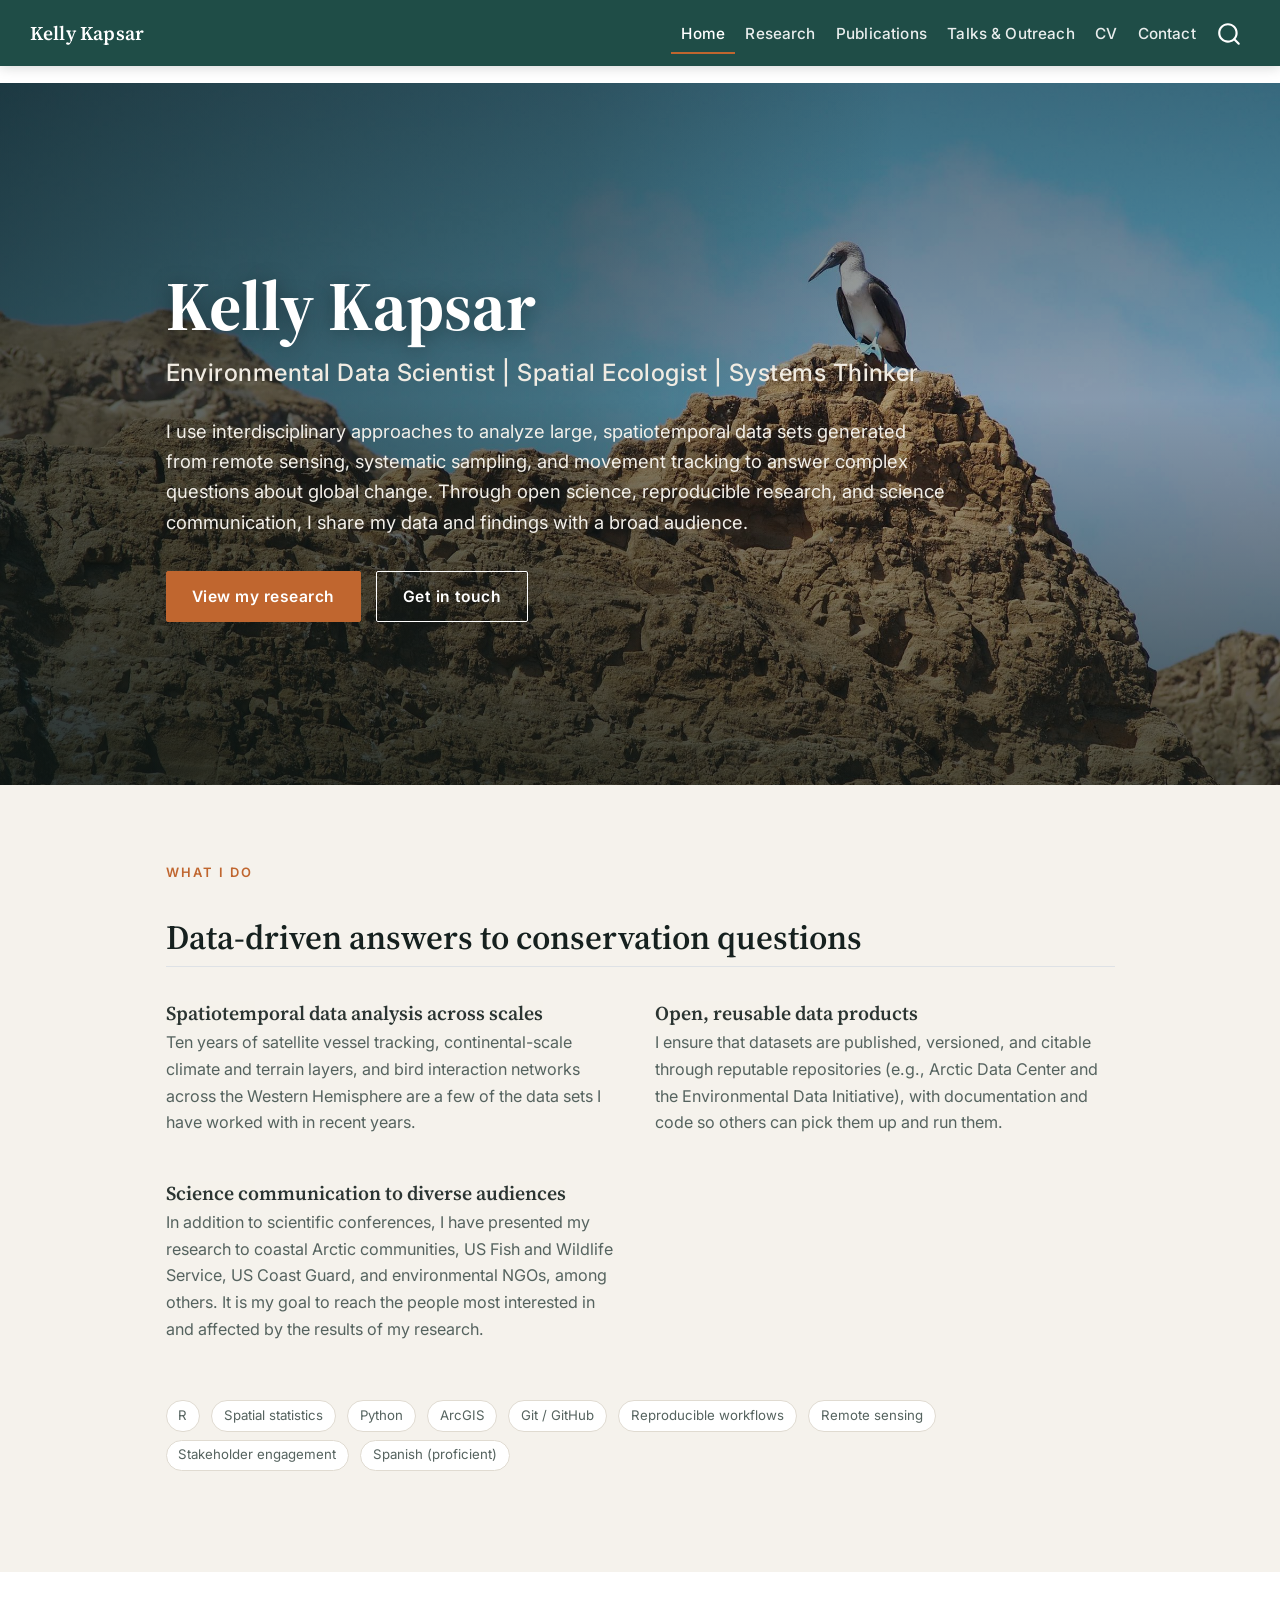
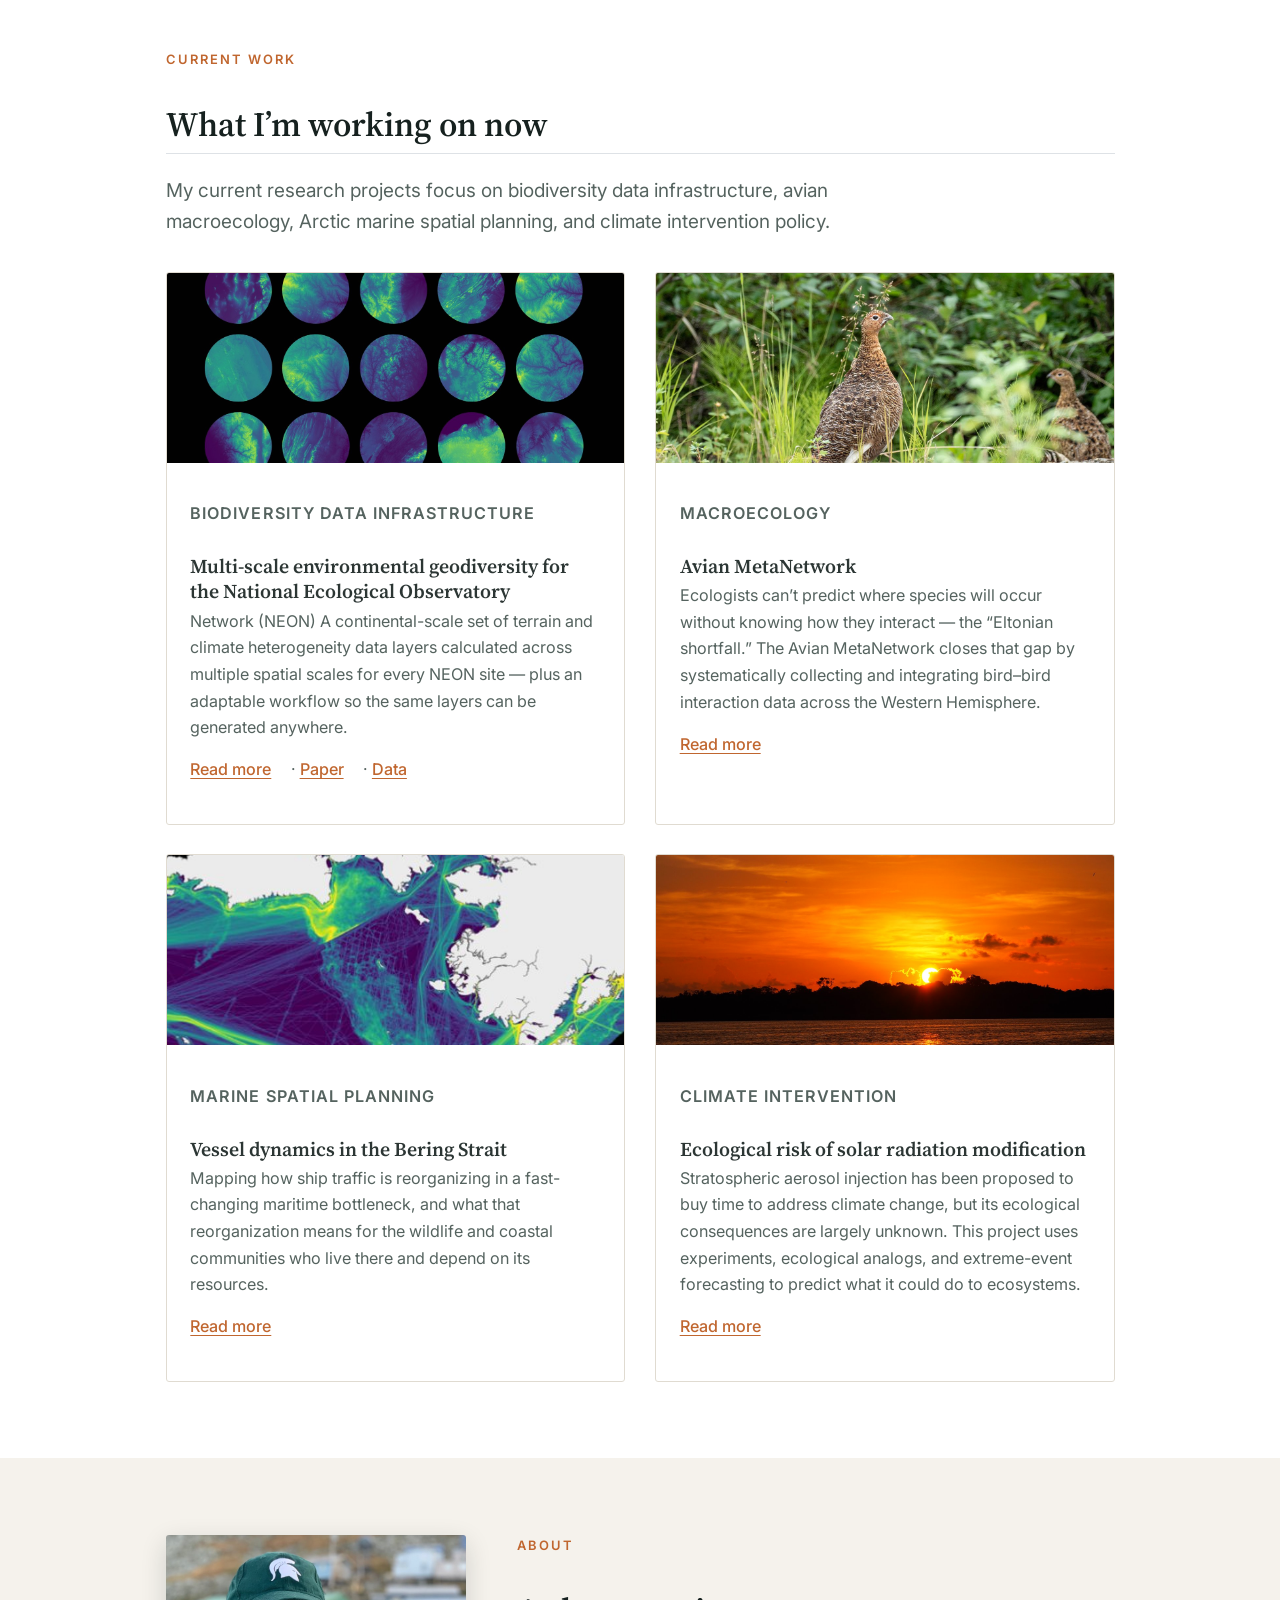
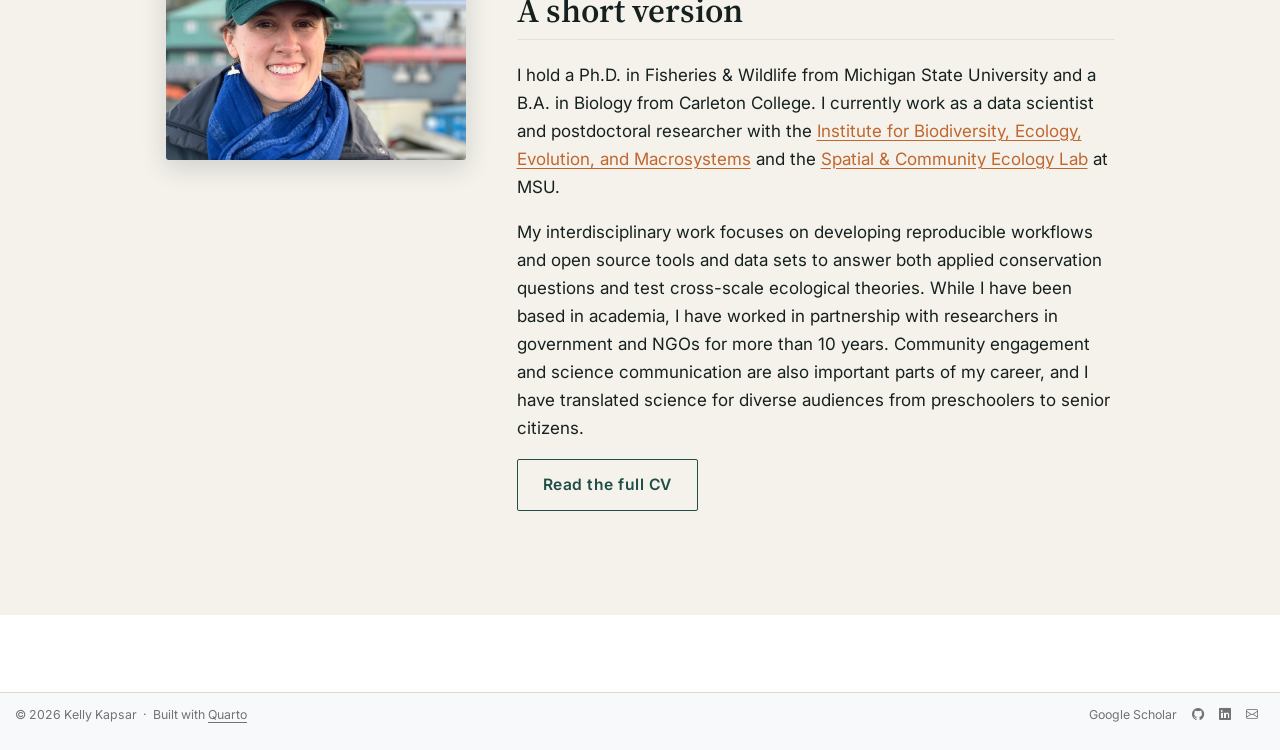
<file: index.html>
<!DOCTYPE html>
<html xmlns="http://www.w3.org/1999/xhtml" lang="en" xml:lang="en"><head>

<meta charset="utf-8">
<meta name="generator" content="quarto-1.10.18">

<meta name="viewport" content="width=device-width, initial-scale=1.0, user-scalable=yes">


<title>Kelly Kapsar | Environmental Data Scientist – Kelly Kapsar</title>
<style>
/* Default styles provided by pandoc.
** See https://pandoc.org/MANUAL.html#variables-for-html for config info.
*/
span.smallcaps{font-variant: small-caps;}
div.columns{display: flex; gap: 1.5em;}
div.column{flex: auto;}
@media screen {
div.columns{gap: min(4vw, 1.5em);}
div.column{overflow-x: auto;}
}
div.hanging-indent{margin-left: 1.5em; text-indent: -1.5em;}
ul.task-list{list-style: none;}
ul.task-list li input[type="checkbox"] {
  width: 0.8em;
  margin: 0 0.8em 0.2em -1em; /* quarto-specific, see https://github.com/quarto-dev/quarto-cli/issues/4556 */ 
  vertical-align: middle;
}
</style>


<script src="site_libs/quarto-nav/quarto-nav.js"></script>
<script src="site_libs/quarto-nav/headroom.min.js"></script>
<script src="site_libs/clipboard/clipboard.min.js"></script>
<script src="site_libs/quarto-search/autocomplete.umd.js"></script>
<script src="site_libs/quarto-search/fuse.min.js"></script>
<script src="site_libs/quarto-search/quarto-search.js"></script>
<meta name="quarto:offset" content="./">
<link href="./images/favicon.png" rel="icon" type="image/png">
<script src="site_libs/quarto-html/quarto.js" type="module"></script>
<script src="site_libs/quarto-html/tabsets/tabsets.js" type="module"></script>
<script src="site_libs/quarto-html/popper.min.js"></script>
<script src="site_libs/quarto-html/tippy.umd.min.js"></script>
<link href="site_libs/quarto-html/tippy.css" rel="stylesheet">
<link href="site_libs/quarto-html/quarto-syntax-highlighting-64a204ab8560d761af7679ceaba22944.css" rel="stylesheet" id="quarto-text-highlighting-styles">
<script src="site_libs/bootstrap/bootstrap.min.js"></script>
<link href="site_libs/bootstrap/bootstrap-icons.css" rel="stylesheet">
<link href="site_libs/bootstrap/bootstrap-1cb577cf39d8fe588f45f08cde91324f.min.css" rel="stylesheet" append-hash="true" id="quarto-bootstrap" data-mode="light">
<script id="quarto-search-options" type="application/json">{
  "location": "navbar",
  "copy-button": false,
  "collapse-after": 3,
  "panel-placement": "end",
  "type": "overlay",
  "limit": 50,
  "keyboard-shortcut": [
    "f",
    "/",
    "s"
  ],
  "show-item-context": false,
  "language": {
    "search-no-results-text": "No results",
    "search-matching-documents-text": "matching documents",
    "search-copy-link-title": "Copy link to search",
    "search-hide-matches-text": "Hide additional matches",
    "search-more-match-text": "more match in this document",
    "search-more-matches-text": "more matches in this document",
    "search-clear-button-title": "Clear",
    "search-text-placeholder": "",
    "search-detached-cancel-button-title": "Cancel",
    "search-submit-button-title": "Submit",
    "search-label": "Search"
  }
}</script>
<style>html{ scroll-behavior: smooth; }</style>


<meta property="og:title" content="Kelly Kapsar | Environmental Data Scientist">
<meta property="og:image" content="https://kellykapsar.github.io/images/project-neon.jpg">
<meta property="og:site_name" content="Kelly Kapsar">
<meta name="twitter:title" content="Kelly Kapsar | Environmental Data Scientist">
<meta name="twitter:image" content="https://kellykapsar.github.io/images/project-neon.jpg">
<meta name="twitter:card" content="summary_large_image">
</head>

<body class="nav-fixed quarto-light">

<div id="quarto-search-results"></div>
  <header id="quarto-header" class="headroom fixed-top">
    <nav class="navbar navbar-expand-lg " data-bs-theme="dark">
      <div class="navbar-container container-fluid">
      <div class="navbar-brand-container mx-auto">
    <a class="navbar-brand" href="./index.html">
    <span class="navbar-title">Kelly Kapsar</span>
    </a>
  </div>
            <div id="quarto-search" class="" title="Search"></div>
          <button class="navbar-toggler" type="button" data-bs-toggle="collapse" data-bs-target="#navbarCollapse" aria-controls="navbarCollapse" role="menu" aria-expanded="false" aria-label="Toggle navigation" onclick="if (window.quartoToggleHeadroom) { window.quartoToggleHeadroom(); }">
  <span class="navbar-toggler-icon"></span>
</button>
          <div class="collapse navbar-collapse" id="navbarCollapse">
            <ul class="navbar-nav navbar-nav-scroll ms-auto">
  <li class="nav-item">
    <a class="nav-link active" href="./index.html" aria-current="page"> 
<span class="menu-text">Home</span></a>
  </li>  
  <li class="nav-item">
    <a class="nav-link" href="./research.html"> 
<span class="menu-text">Research</span></a>
  </li>  
  <li class="nav-item">
    <a class="nav-link" href="./publications.html"> 
<span class="menu-text">Publications</span></a>
  </li>  
  <li class="nav-item">
    <a class="nav-link" href="./talks.html"> 
<span class="menu-text">Talks &amp; Outreach</span></a>
  </li>  
  <li class="nav-item">
    <a class="nav-link" href="./cv.html"> 
<span class="menu-text">CV</span></a>
  </li>  
  <li class="nav-item">
    <a class="nav-link" href="./contact.html"> 
<span class="menu-text">Contact</span></a>
  </li>  
</ul>
          </div> <!-- /navcollapse -->
            <div class="quarto-navbar-tools">
</div>
      </div> <!-- /container-fluid -->
    </nav>
</header>
<!-- content -->
<div id="quarto-content" class="quarto-container page-columns page-rows-contents page-layout-full page-navbar">
<!-- sidebar -->
<!-- margin-sidebar -->
    
<!-- main -->
<main class="content column-page" id="quarto-document-content">

<header id="title-block-header" class="quarto-title-block default">
<div class="quarto-title">
<h1 class="title">Home</h1>
</div>



<div class="quarto-title-meta column-page">

    
  
    
  </div>
  


</header>


<div class="hero" style="background-image: url('images/hero-home.jpg');">
<section id="kelly-kapsar" class="level1 hero-inner">
<h1>Kelly Kapsar</h1>
<div class="tagline">
<p>Environmental Data Scientist | Spatial Ecologist | Systems Thinker</p>
</div>
<div class="lede">
<p>I use interdisciplinary approaches to analyze large, spatiotemporal data sets generated from remote sensing, systematic sampling, and movement tracking to answer complex questions about global change. Through open science, reproducible research, and science communication, I share my data and findings with a broad audience.</p>
</div>
<p><a href="./research.html" class="btn-hero solid">View my research</a> <a href="./contact.html" class="btn-hero">Get in touch</a></p>
</section>
</div>
<!-- ====================================================================== -->
<div class="band band-sand">
<div class="band-inner">
<div class="section-label">
<p>What I do</p>
</div>
<section id="data-driven-answers-to-conservation-questions" class="level2">
<h2 data-anchor-id="data-driven-answers-to-conservation-questions">Data-driven answers to conservation questions</h2>
<div class="project-grid">
<div class="project-card" style="border:none; background:transparent;">
<section id="spatiotemporal-data-analysis-across-scales" class="level3 pc-body" style="padding:0;">
<h3 data-anchor-id="spatiotemporal-data-analysis-across-scales">Spatiotemporal data analysis across scales</h3>
<p>Ten years of satellite vessel tracking, continental-scale climate and terrain layers, and bird interaction networks across the Western Hemisphere are a few of the data sets I have worked with in recent years.</p>
</section>
</div>
<div class="project-card" style="border:none; background:transparent;">
<section id="open-reusable-data-products" class="level3 pc-body" style="padding:0;">
<h3 data-anchor-id="open-reusable-data-products">Open, reusable data products</h3>
<p>I ensure that datasets are published, versioned, and citable through reputable repositories (e.g., Arctic Data Center and the Environmental Data Initiative), with documentation and code so others can pick them up and run them.</p>
</section>
</div>
<div class="project-card" style="border:none; background:transparent;">
<section id="science-communication-to-diverse-audiences" class="level3 pc-body" style="padding:0;">
<h3 data-anchor-id="science-communication-to-diverse-audiences">Science communication to diverse audiences</h3>
<p>In addition to scientific conferences, I have presented my research to coastal Arctic communities, US Fish and Wildlife Service, US Coast Guard, and environmental NGOs, among others. It is my goal to reach the people most interested in and affected by the results of my research.</p>
</section>
</div>
</div>
<div style="margin-top:2.5rem;">
<p><span class="tag">R</span> <span class="tag">Spatial statistics</span> <span class="tag">Python</span> <span class="tag">ArcGIS</span> <span class="tag">Git / GitHub</span> <span class="tag">Reproducible workflows</span> <span class="tag">Remote sensing</span> <span class="tag">Stakeholder engagement</span> <span class="tag">Spanish (proficient)</span></p>
</div>
</section>
</div>
</div>
<!-- ====================================================================== -->
<div class="band">
<div class="band-inner">
<div class="section-label">
<p>Current work</p>
</div>
<section id="what-im-working-on-now" class="level2">
<h2 data-anchor-id="what-im-working-on-now">What I’m working on now</h2>
<div class="lead-text">
<p>My current research projects focus on biodiversity data infrastructure, avian macroecology, Arctic marine spatial planning, and climate intervention policy.</p>
</div>
<div class="project-grid">
<div class="project-card">
<p><img src="images/project-neon.jpg" class="img-fluid"></p>
<div class="pc-body">
<div class="pc-meta">
<p>Biodiversity data infrastructure</p>
</div>
<section id="multi-scale-environmental-geodiversity-for-the-national-ecological-observatory" class="level3">
<h3 data-anchor-id="multi-scale-environmental-geodiversity-for-the-national-ecological-observatory">Multi-scale environmental geodiversity for the National Ecological Observatory</h3>
<p>Network (NEON) A continental-scale set of terrain and climate heterogeneity data layers calculated across multiple spatial scales for every NEON site — plus an adaptable workflow so the same layers can be generated anywhere.</p>
<div class="pc-links">
<p><a href="./research.html#neon">Read more</a> · <a href="https://doi.org/10.1038/s41597-026-07613-5">Paper</a> · <a href="https://portal.edirepository.org/">Data</a></p>
</div>
</section>
</div>
</div>
<div class="project-card">
<p><img src="images/project-metanetwork.jpg" class="img-fluid"></p>
<div class="pc-body">
<div class="pc-meta">
<p>Macroecology</p>
</div>
<section id="avian-metanetwork" class="level3">
<h3 data-anchor-id="avian-metanetwork">Avian MetaNetwork</h3>
<p>Ecologists can’t predict where species will occur without knowing how they interact — the “Eltonian shortfall.” The Avian MetaNetwork closes that gap by systematically collecting and integrating bird–bird interaction data across the Western Hemisphere.</p>
<div class="pc-links">
<p><a href="./research.html#metanetwork">Read more</a></p>
</div>
</section>
</div>
</div>
<div class="project-card">
<p><img src="images/project-bering.jpg" class="img-fluid"></p>
<div class="pc-body">
<div class="pc-meta">
<p>Marine spatial planning</p>
</div>
<section id="vessel-dynamics-in-the-bering-strait" class="level3">
<h3 data-anchor-id="vessel-dynamics-in-the-bering-strait">Vessel dynamics in the Bering Strait</h3>
<p>Mapping how ship traffic is reorganizing in a fast-changing maritime bottleneck, and what that reorganization means for the wildlife and coastal communities who live there and depend on its resources.</p>
<div class="pc-links">
<p><a href="./research.html#bering">Read more</a></p>
</div>
</section>
</div>
</div>
<div class="project-card">
<p><img src="images/project-srm.jpg" class="img-fluid"></p>
<div class="pc-body">
<div class="pc-meta">
<p>Climate intervention</p>
</div>
<section id="ecological-risk-of-solar-radiation-modification" class="level3">
<h3 data-anchor-id="ecological-risk-of-solar-radiation-modification">Ecological risk of solar radiation modification</h3>
<p>Stratospheric aerosol injection has been proposed to buy time to address climate change, but its ecological consequences are largely unknown. This project uses experiments, ecological analogs, and extreme-event forecasting to predict what it could do to ecosystems.</p>
<div class="pc-links">
<p><a href="./research.html#srm">Read more</a></p>
</div>
</section>
</div>
</div>
</div>
</section>
</div>
</div>
<!-- ====================================================================== -->
<!-- ====================================================================== -->
<div class="band band-sand">
<div class="band-inner">
<div class="two-col">
<div>
<p><img src="images/headshot.jpg" class="headshot img-fluid"></p>
</div>
<div>
<div class="section-label">
<p>About</p>
</div>
<section id="a-short-version" class="level2">
<h2 data-anchor-id="a-short-version">A short version</h2>
<p>I hold a Ph.D.&nbsp;in Fisheries &amp; Wildlife from Michigan State University and a B.A. in Biology from Carleton College. I currently work as a data scientist and postdoctoral researcher with the <a href="https://www.ibeem.msu.edu">Institute for Biodiversity, Ecology, Evolution, and Macrosystems</a> and the <a href="https://www.communityecologylab.com/">Spatial &amp; Community Ecology Lab</a> at MSU.</p>
<p>My interdisciplinary work focuses on developing reproducible workflows and open source tools and data sets to answer both applied conservation questions and test cross-scale ecological theories. While I have been based in academia, I have worked in partnership with researchers in government and NGOs for more than 10 years. Community engagement and science communication are also important parts of my career, and I have translated science for diverse audiences from preschoolers to senior citizens.</p>
<p><a href="./cv.html" class="btn-hero" style="border-color:#1f4d47; color:#1f4d47 !important;">Read the full CV</a></p>
</section>
</div>
</div>
</div>
</div>



</main> <!-- /main -->
<script id="quarto-html-after-body" type="application/javascript">
  window.document.addEventListener("DOMContentLoaded", function (event) {
    const isCodeAnnotation = (el) => {
      for (const clz of el.classList) {
        if (clz.startsWith('code-annotation-')) {                     
          return true;
        }
      }
      return false;
    }
    const onCopySuccess = function(e) {
      // button target
      const button = e.trigger;
      // don't keep focus
      button.blur();
      // flash "checked"
      button.classList.add('code-copy-button-checked');
      var currentTitle = button.getAttribute("title");
      button.setAttribute("title", "Copied!");
      let tooltip;
      if (window.bootstrap) {
        button.setAttribute("data-bs-toggle", "tooltip");
        button.setAttribute("data-bs-placement", "left");
        button.setAttribute("data-bs-title", "Copied!");
        tooltip = new bootstrap.Tooltip(button, 
          { trigger: "manual", 
            customClass: "code-copy-button-tooltip",
            offset: [0, -8]});
        tooltip.show();    
      }
      setTimeout(function() {
        if (tooltip) {
          tooltip.hide();
          button.removeAttribute("data-bs-title");
          button.removeAttribute("data-bs-toggle");
          button.removeAttribute("data-bs-placement");
        }
        button.setAttribute("title", currentTitle);
        button.classList.remove('code-copy-button-checked');
      }, 1000);
      // clear code selection
      e.clearSelection();
    }
    const getTextToCopy = function(trigger) {
      const outerScaffold = trigger.parentElement.cloneNode(true);
      const codeEl = outerScaffold.querySelector('code');
      for (const childEl of codeEl.children) {
        if (isCodeAnnotation(childEl)) {
          childEl.remove();
        }
      }
      return codeEl.innerText;
    }
    const clipboard = new window.ClipboardJS('.code-copy-button:not([data-in-quarto-modal])', {
      text: getTextToCopy
    });
    clipboard.on('success', onCopySuccess);
    if (window.document.getElementById('quarto-embedded-source-code-modal')) {
      const clipboardModal = new window.ClipboardJS('.code-copy-button[data-in-quarto-modal]', {
        text: getTextToCopy,
        container: window.document.getElementById('quarto-embedded-source-code-modal')
      });
      clipboardModal.on('success', onCopySuccess);
    }
      var localhostRegex = new RegExp(/^(?:http|https):\/\/localhost\:?[0-9]*\//);
      var mailtoRegex = new RegExp(/^mailto:/);
        var filterRegex = new RegExp("https:\/\/kellykapsar\.github\.io");
      var isInternal = (href) => {
          return filterRegex.test(href) || localhostRegex.test(href) || mailtoRegex.test(href);
      }
      // Inspect non-navigation links and adorn them if external
     var links = window.document.querySelectorAll('a[href]:not(.nav-link):not(.navbar-brand):not(.toc-action):not(.sidebar-link):not(.sidebar-item-toggle):not(.pagination-link):not(.no-external):not([aria-hidden]):not(.dropdown-item):not(.quarto-navigation-tool):not(.about-link)');
      for (var i=0; i<links.length; i++) {
        const link = links[i];
        if (!isInternal(link.href)) {
          // undo the damage that might have been done by quarto-nav.js in the case of
          // links that we want to consider external
          if (link.dataset.originalHref !== undefined) {
            link.href = link.dataset.originalHref;
          }
            // target, if specified
            link.setAttribute("target", "_blank");
            if (link.getAttribute("rel") === null) {
              link.setAttribute("rel", "noopener");
            }
        }
      }
    function tippyHover(el, contentFn, onTriggerFn, onUntriggerFn) {
      const config = {
        allowHTML: true,
        maxWidth: 500,
        delay: 100,
        arrow: false,
        appendTo: function(el) {
            return el.parentElement;
        },
        interactive: true,
        interactiveBorder: 10,
        theme: 'quarto',
        placement: 'bottom-start',
      };
      if (contentFn) {
        config.content = contentFn;
      }
      if (onTriggerFn) {
        config.onTrigger = onTriggerFn;
      }
      if (onUntriggerFn) {
        config.onUntrigger = onUntriggerFn;
      }
      window.tippy(el, config); 
    }
    const noterefs = window.document.querySelectorAll('a[role="doc-noteref"]');
    for (var i=0; i<noterefs.length; i++) {
      const ref = noterefs[i];
      tippyHover(ref, function() {
        // use id or data attribute instead here
        let href = ref.getAttribute('data-footnote-href') || ref.getAttribute('href');
        try { href = new URL(href).hash; } catch {}
        const id = href.replace(/^#\/?/, "");
        const note = window.document.getElementById(id);
        if (note) {
          return note.innerHTML;
        } else {
          return "";
        }
      });
    }
    const xrefs = window.document.querySelectorAll('a.quarto-xref');
    const processXRef = (id, note) => {
      // Strip column container classes
      const stripColumnClz = (el) => {
        el.classList.remove("page-full", "page-columns");
        if (el.children) {
          for (const child of el.children) {
            stripColumnClz(child);
          }
        }
      }
      stripColumnClz(note)
      if (id === null || id.startsWith('sec-')) {
        // Special case sections, only their first couple elements
        const container = document.createElement("div");
        if (note.children && note.children.length > 2) {
          container.appendChild(note.children[0].cloneNode(true));
          for (let i = 1; i < note.children.length; i++) {
            const child = note.children[i];
            if (child.tagName === "P" && child.innerText === "") {
              continue;
            } else {
              container.appendChild(child.cloneNode(true));
              break;
            }
          }
          if (window.Quarto?.typesetMath) {
            window.Quarto.typesetMath(container);
          }
          return container.innerHTML
        } else {
          if (window.Quarto?.typesetMath) {
            window.Quarto.typesetMath(note);
          }
          return note.innerHTML;
        }
      } else {
        // Remove any anchor links if they are present
        const anchorLink = note.querySelector('a.anchorjs-link');
        if (anchorLink) {
          anchorLink.remove();
        }
        if (window.Quarto?.typesetMath) {
          window.Quarto.typesetMath(note);
        }
        if (note.classList.contains("callout")) {
          return note.outerHTML;
        } else {
          return note.innerHTML;
        }
      }
    }
    for (var i=0; i<xrefs.length; i++) {
      const xref = xrefs[i];
      tippyHover(xref, undefined, function(instance) {
        instance.disable();
        let url = xref.getAttribute('href');
        let hash = undefined; 
        if (url.startsWith('#')) {
          hash = url;
        } else {
          try { hash = new URL(url).hash; } catch {}
        }
        if (hash) {
          const id = hash.replace(/^#\/?/, "");
          const note = window.document.getElementById(id);
          if (note !== null) {
            try {
              const html = processXRef(id, note.cloneNode(true));
              instance.setContent(html);
            } finally {
              instance.enable();
              instance.show();
            }
          } else {
            // See if we can fetch this
            fetch(url.split('#')[0])
            .then(res => res.text())
            .then(html => {
              const parser = new DOMParser();
              const htmlDoc = parser.parseFromString(html, "text/html");
              const note = htmlDoc.getElementById(id);
              if (note !== null) {
                const html = processXRef(id, note);
                instance.setContent(html);
              } 
            }).finally(() => {
              instance.enable();
              instance.show();
            });
          }
        } else {
          // See if we can fetch a full url (with no hash to target)
          // This is a special case and we should probably do some content thinning / targeting
          fetch(url)
          .then(res => res.text())
          .then(html => {
            const parser = new DOMParser();
            const htmlDoc = parser.parseFromString(html, "text/html");
            const note = htmlDoc.querySelector('main.content');
            if (note !== null) {
              // This should only happen for chapter cross references
              // (since there is no id in the URL)
              // remove the first header
              if (note.children.length > 0 && note.children[0].tagName === "HEADER") {
                note.children[0].remove();
              }
              const html = processXRef(null, note);
              instance.setContent(html);
            } 
          }).finally(() => {
            instance.enable();
            instance.show();
          });
        }
      }, function(instance) {
      });
    }
        let selectedAnnoteEl;
        const selectorForAnnotation = ( cell, annotation) => {
          let cellAttr = 'data-code-cell="' + cell + '"';
          let lineAttr = 'data-code-annotation="' +  annotation + '"';
          const selector = 'span[' + cellAttr + '][' + lineAttr + ']';
          return selector;
        }
        const selectCodeLines = (annoteEl) => {
          const doc = window.document;
          const targetCell = annoteEl.getAttribute("data-target-cell");
          const targetAnnotation = annoteEl.getAttribute("data-target-annotation");
          const annoteSpan = window.document.querySelector(selectorForAnnotation(targetCell, targetAnnotation));
          const lines = annoteSpan.getAttribute("data-code-lines").split(",");
          const lineIds = lines.map((line) => {
            return targetCell + "-" + line;
          })
          let top = null;
          let height = null;
          let parent = null;
          if (lineIds.length > 0) {
              //compute the position of the single el (top and bottom and make a div)
              const el = window.document.getElementById(lineIds[0]);
              top = el.offsetTop;
              height = el.offsetHeight;
              parent = el.parentElement.parentElement;
            if (lineIds.length > 1) {
              const lastEl = window.document.getElementById(lineIds[lineIds.length - 1]);
              const bottom = lastEl.offsetTop + lastEl.offsetHeight;
              height = bottom - top;
            }
            if (top !== null && height !== null && parent !== null) {
              // cook up a div (if necessary) and position it 
              let div = window.document.getElementById("code-annotation-line-highlight");
              if (div === null) {
                div = window.document.createElement("div");
                div.setAttribute("id", "code-annotation-line-highlight");
                div.style.position = 'absolute';
                parent.appendChild(div);
              }
              div.style.top = top - 2 + "px";
              div.style.height = height + 4 + "px";
              div.style.left = 0;
              let gutterDiv = window.document.getElementById("code-annotation-line-highlight-gutter");
              if (gutterDiv === null) {
                gutterDiv = window.document.createElement("div");
                gutterDiv.setAttribute("id", "code-annotation-line-highlight-gutter");
                gutterDiv.style.position = 'absolute';
                const codeCell = window.document.getElementById(targetCell);
                const gutter = codeCell.querySelector('.code-annotation-gutter');
                gutter.appendChild(gutterDiv);
              }
              gutterDiv.style.top = top - 2 + "px";
              gutterDiv.style.height = height + 4 + "px";
            }
            selectedAnnoteEl = annoteEl;
          }
        };
        const unselectCodeLines = () => {
          const elementsIds = ["code-annotation-line-highlight", "code-annotation-line-highlight-gutter"];
          elementsIds.forEach((elId) => {
            const div = window.document.getElementById(elId);
            if (div) {
              div.remove();
            }
          });
          selectedAnnoteEl = undefined;
        };
          // Handle positioning of the toggle
      window.addEventListener(
        "resize",
        throttle(() => {
          elRect = undefined;
          if (selectedAnnoteEl) {
            selectCodeLines(selectedAnnoteEl);
          }
        }, 10)
      );
      function throttle(fn, ms) {
      let throttle = false;
      let timer;
        return (...args) => {
          if(!throttle) { // first call gets through
              fn.apply(this, args);
              throttle = true;
          } else { // all the others get throttled
              if(timer) clearTimeout(timer); // cancel #2
              timer = setTimeout(() => {
                fn.apply(this, args);
                timer = throttle = false;
              }, ms);
          }
        };
      }
        // Attach click handler to the DT
        const annoteDls = window.document.querySelectorAll('dt[data-target-cell]');
        for (const annoteDlNode of annoteDls) {
          annoteDlNode.addEventListener('click', (event) => {
            const clickedEl = event.target;
            if (clickedEl !== selectedAnnoteEl) {
              unselectCodeLines();
              const activeEl = window.document.querySelector('dt[data-target-cell].code-annotation-active');
              if (activeEl) {
                activeEl.classList.remove('code-annotation-active');
              }
              selectCodeLines(clickedEl);
              clickedEl.classList.add('code-annotation-active');
            } else {
              // Unselect the line
              unselectCodeLines();
              clickedEl.classList.remove('code-annotation-active');
            }
          });
        }
    const findCites = (el) => {
      const parentEl = el.parentElement;
      if (parentEl) {
        const cites = parentEl.dataset.cites;
        if (cites) {
          return {
            el,
            cites: cites.split(' ')
          };
        } else {
          return findCites(el.parentElement)
        }
      } else {
        return undefined;
      }
    };
    var bibliorefs = window.document.querySelectorAll('a[role="doc-biblioref"]');
    for (var i=0; i<bibliorefs.length; i++) {
      const ref = bibliorefs[i];
      const citeInfo = findCites(ref);
      if (citeInfo) {
        tippyHover(citeInfo.el, function() {
          var popup = window.document.createElement('div');
          citeInfo.cites.forEach(function(cite) {
            var citeDiv = window.document.createElement('div');
            citeDiv.classList.add('hanging-indent');
            citeDiv.classList.add('csl-entry');
            var biblioDiv = window.document.getElementById('ref-' + cite);
            if (biblioDiv) {
              citeDiv.innerHTML = biblioDiv.innerHTML;
            }
            popup.appendChild(citeDiv);
          });
          return popup.innerHTML;
        });
      }
    }
  });
  </script>
</div> <!-- /content -->
<footer class="footer">
  <div class="nav-footer">
    <div class="nav-footer-left">
<p>© 2026 Kelly Kapsar &nbsp;·&nbsp; Built with <a href="https://quarto.org">Quarto</a></p>
</div>   
    <div class="nav-footer-center">
      &nbsp;
    </div>
    <div class="nav-footer-right">
      <ul class="footer-items list-unstyled">
    <li class="nav-item">
    <a class="nav-link" href="https://scholar.google.com/citations?user=atrvd1AAAAAJ&amp;hl=en">
<p>Google Scholar</p>
</a>
  </li>  
    <li class="nav-item compact">
    <a class="nav-link" href="https://github.com/kellykapsar">
      <i class="bi bi-github" role="img" aria-label="GitHub">
</i> 
    </a>
  </li>  
    <li class="nav-item compact">
    <a class="nav-link" href="https://www.linkedin.com/in/kelly-kapsar-a1a2598b/">
      <i class="bi bi-linkedin" role="img" aria-label="LinkedIn">
</i> 
    </a>
  </li>  
    <li class="nav-item compact">
    <a class="nav-link" href="mailto:kelly.kapsar@gmail.com">
      <i class="bi bi-envelope" role="img" aria-label="Email">
</i> 
    </a>
  </li>  
</ul>
    </div>
  </div>
</footer>




<script src="site_libs/quarto-html/zenscroll-min.js"></script>
</body></html>
</file>
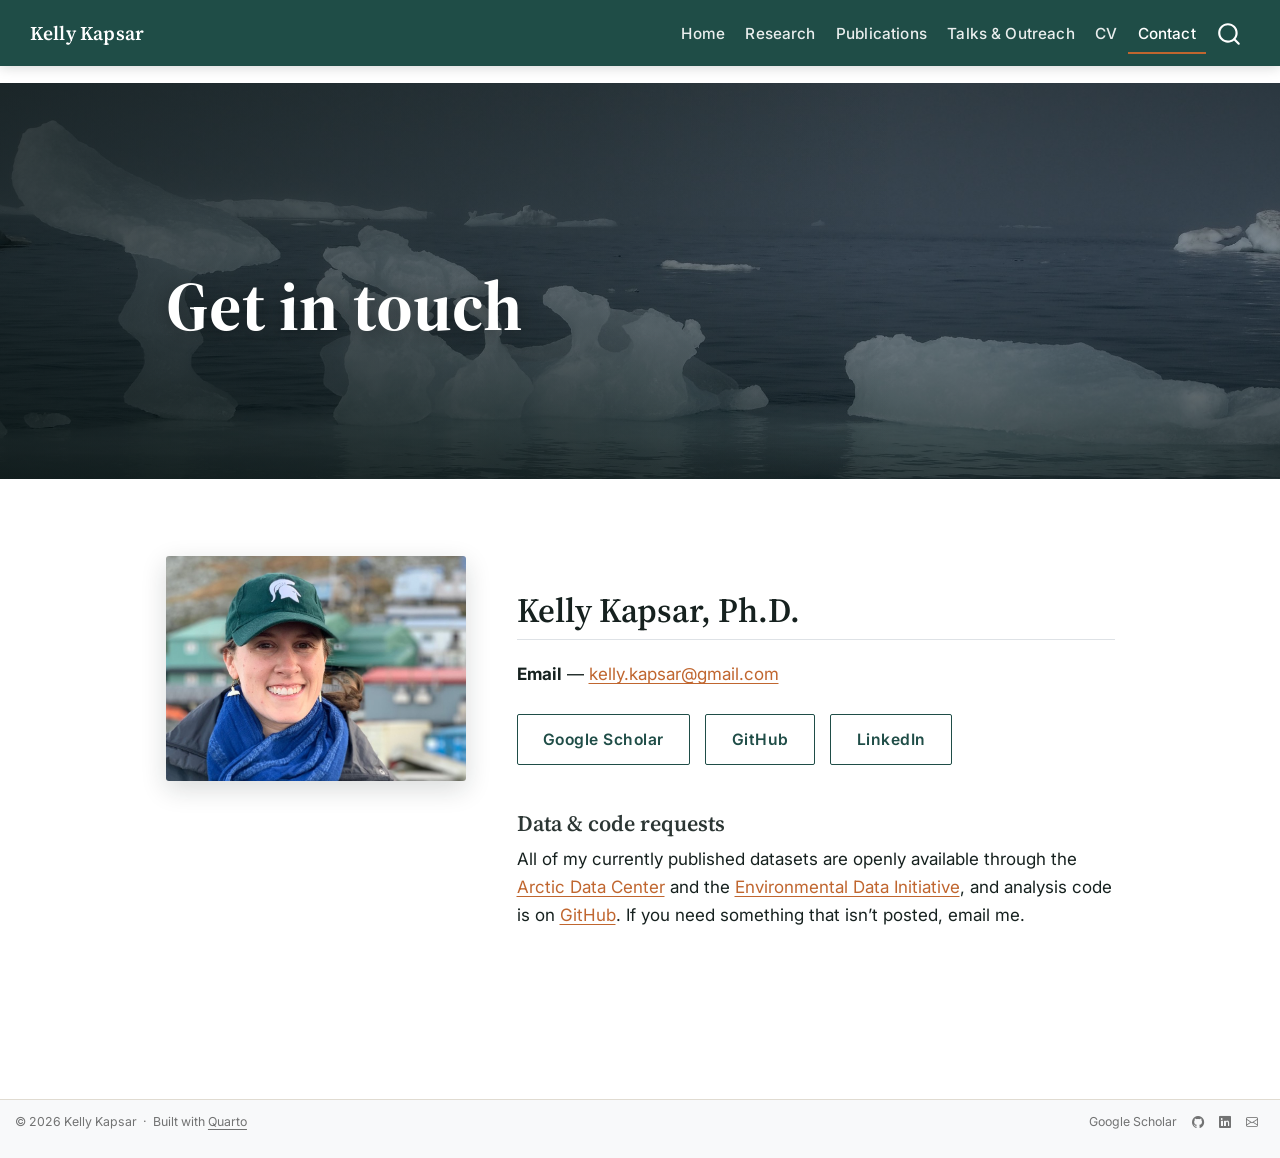
<file: contact.html>
<!DOCTYPE html>
<html xmlns="http://www.w3.org/1999/xhtml" lang="en" xml:lang="en"><head>

<meta charset="utf-8">
<meta name="generator" content="quarto-1.10.18">

<meta name="viewport" content="width=device-width, initial-scale=1.0, user-scalable=yes">


<title>Contact | Kelly Kapsar – Kelly Kapsar</title>
<style>
/* Default styles provided by pandoc.
** See https://pandoc.org/MANUAL.html#variables-for-html for config info.
*/
span.smallcaps{font-variant: small-caps;}
div.columns{display: flex; gap: 1.5em;}
div.column{flex: auto;}
@media screen {
div.columns{gap: min(4vw, 1.5em);}
div.column{overflow-x: auto;}
}
div.hanging-indent{margin-left: 1.5em; text-indent: -1.5em;}
ul.task-list{list-style: none;}
ul.task-list li input[type="checkbox"] {
  width: 0.8em;
  margin: 0 0.8em 0.2em -1em; /* quarto-specific, see https://github.com/quarto-dev/quarto-cli/issues/4556 */ 
  vertical-align: middle;
}
</style>


<script src="site_libs/quarto-nav/quarto-nav.js"></script>
<script src="site_libs/quarto-nav/headroom.min.js"></script>
<script src="site_libs/clipboard/clipboard.min.js"></script>
<script src="site_libs/quarto-search/autocomplete.umd.js"></script>
<script src="site_libs/quarto-search/fuse.min.js"></script>
<script src="site_libs/quarto-search/quarto-search.js"></script>
<meta name="quarto:offset" content="./">
<link href="./images/favicon.png" rel="icon" type="image/png">
<script src="site_libs/quarto-html/quarto.js" type="module"></script>
<script src="site_libs/quarto-html/tabsets/tabsets.js" type="module"></script>
<script src="site_libs/quarto-html/popper.min.js"></script>
<script src="site_libs/quarto-html/tippy.umd.min.js"></script>
<link href="site_libs/quarto-html/tippy.css" rel="stylesheet">
<link href="site_libs/quarto-html/quarto-syntax-highlighting-64a204ab8560d761af7679ceaba22944.css" rel="stylesheet" id="quarto-text-highlighting-styles">
<script src="site_libs/bootstrap/bootstrap.min.js"></script>
<link href="site_libs/bootstrap/bootstrap-icons.css" rel="stylesheet">
<link href="site_libs/bootstrap/bootstrap-1cb577cf39d8fe588f45f08cde91324f.min.css" rel="stylesheet" append-hash="true" id="quarto-bootstrap" data-mode="light">
<script id="quarto-search-options" type="application/json">{
  "location": "navbar",
  "copy-button": false,
  "collapse-after": 3,
  "panel-placement": "end",
  "type": "overlay",
  "limit": 50,
  "keyboard-shortcut": [
    "f",
    "/",
    "s"
  ],
  "show-item-context": false,
  "language": {
    "search-no-results-text": "No results",
    "search-matching-documents-text": "matching documents",
    "search-copy-link-title": "Copy link to search",
    "search-hide-matches-text": "Hide additional matches",
    "search-more-match-text": "more match in this document",
    "search-more-matches-text": "more matches in this document",
    "search-clear-button-title": "Clear",
    "search-text-placeholder": "",
    "search-detached-cancel-button-title": "Cancel",
    "search-submit-button-title": "Submit",
    "search-label": "Search"
  }
}</script>
<style>html{ scroll-behavior: smooth; }</style>


<meta property="og:title" content="Contact | Kelly Kapsar">
<meta property="og:image" content="https://kellykapsar.github.io/images/headshot.jpg">
<meta property="og:site_name" content="Kelly Kapsar">
<meta name="twitter:title" content="Contact | Kelly Kapsar">
<meta name="twitter:image" content="https://kellykapsar.github.io/images/headshot.jpg">
<meta name="twitter:card" content="summary_large_image">
</head>

<body class="nav-fixed quarto-light">

<div id="quarto-search-results"></div>
  <header id="quarto-header" class="headroom fixed-top">
    <nav class="navbar navbar-expand-lg " data-bs-theme="dark">
      <div class="navbar-container container-fluid">
      <div class="navbar-brand-container mx-auto">
    <a class="navbar-brand" href="./index.html">
    <span class="navbar-title">Kelly Kapsar</span>
    </a>
  </div>
            <div id="quarto-search" class="" title="Search"></div>
          <button class="navbar-toggler" type="button" data-bs-toggle="collapse" data-bs-target="#navbarCollapse" aria-controls="navbarCollapse" role="menu" aria-expanded="false" aria-label="Toggle navigation" onclick="if (window.quartoToggleHeadroom) { window.quartoToggleHeadroom(); }">
  <span class="navbar-toggler-icon"></span>
</button>
          <div class="collapse navbar-collapse" id="navbarCollapse">
            <ul class="navbar-nav navbar-nav-scroll ms-auto">
  <li class="nav-item">
    <a class="nav-link" href="./index.html"> 
<span class="menu-text">Home</span></a>
  </li>  
  <li class="nav-item">
    <a class="nav-link" href="./research.html"> 
<span class="menu-text">Research</span></a>
  </li>  
  <li class="nav-item">
    <a class="nav-link" href="./publications.html"> 
<span class="menu-text">Publications</span></a>
  </li>  
  <li class="nav-item">
    <a class="nav-link" href="./talks.html"> 
<span class="menu-text">Talks &amp; Outreach</span></a>
  </li>  
  <li class="nav-item">
    <a class="nav-link" href="./cv.html"> 
<span class="menu-text">CV</span></a>
  </li>  
  <li class="nav-item">
    <a class="nav-link active" href="./contact.html" aria-current="page"> 
<span class="menu-text">Contact</span></a>
  </li>  
</ul>
          </div> <!-- /navcollapse -->
            <div class="quarto-navbar-tools">
</div>
      </div> <!-- /container-fluid -->
    </nav>
</header>
<!-- content -->
<div id="quarto-content" class="quarto-container page-columns page-rows-contents page-layout-full page-navbar">
<!-- sidebar -->
<!-- margin-sidebar -->
    
<!-- main -->
<main class="content column-page" id="quarto-document-content">

<header id="title-block-header" class="quarto-title-block default">
<div class="quarto-title">
<h1 class="title">Contact</h1>
</div>



<div class="quarto-title-meta column-page">

    
  
    
  </div>
  


</header>


<div class="hero hero-sm" style="background-image: url('images/hero-contact.jpg');">
<section id="get-in-touch" class="level1 hero-inner">
<h1>Get in touch</h1>
</section>
</div>
<div class="band">
<div class="band-inner">
<div class="two-col">
<div>
<p><img src="images/headshot.jpg" class="headshot img-fluid"></p>
</div>
<section id="kelly-kapsar-ph.d." class="level2">
<h2 data-anchor-id="kelly-kapsar-ph.d.">Kelly Kapsar, Ph.D.</h2>
<p><strong>Email</strong> — <a href="mailto:kelly.kapsar@gmail.com">kelly.kapsar@gmail.com</a></p>
<div style="margin-top:1.5rem;">
<p><a href="https://scholar.google.com/citations?user=atrvd1AAAAAJ&amp;hl=en" class="btn-hero" style="border-color:#1f4d47; color:#1f4d47 !important;">Google Scholar</a> <a href="https://github.com/kellykapsar" class="btn-hero" style="border-color:#1f4d47; color:#1f4d47 !important;">GitHub</a> <a href="https://www.linkedin.com/in/kelly-kapsar-a1a2598b/" class="btn-hero" style="border-color:#1f4d47; color:#1f4d47 !important;">LinkedIn</a></p>
</div>
<section id="data-code-requests" class="level3" style="margin-top:2rem;">
<h3 data-anchor-id="data-code-requests">Data &amp; code requests</h3>
<p>All of my currently published datasets are openly available through the <a href="https://arcticdata.io">Arctic Data Center</a> and the <a href="https://edirepository.org">Environmental Data Initiative</a>, and analysis code is on <a href="https://github.com/kellykapsar">GitHub</a>. If you need something that isn’t posted, email me.</p>
</section>
</section>
</div>
</div>
</div>



</main> <!-- /main -->
<script id="quarto-html-after-body" type="application/javascript">
  window.document.addEventListener("DOMContentLoaded", function (event) {
    const isCodeAnnotation = (el) => {
      for (const clz of el.classList) {
        if (clz.startsWith('code-annotation-')) {                     
          return true;
        }
      }
      return false;
    }
    const onCopySuccess = function(e) {
      // button target
      const button = e.trigger;
      // don't keep focus
      button.blur();
      // flash "checked"
      button.classList.add('code-copy-button-checked');
      var currentTitle = button.getAttribute("title");
      button.setAttribute("title", "Copied!");
      let tooltip;
      if (window.bootstrap) {
        button.setAttribute("data-bs-toggle", "tooltip");
        button.setAttribute("data-bs-placement", "left");
        button.setAttribute("data-bs-title", "Copied!");
        tooltip = new bootstrap.Tooltip(button, 
          { trigger: "manual", 
            customClass: "code-copy-button-tooltip",
            offset: [0, -8]});
        tooltip.show();    
      }
      setTimeout(function() {
        if (tooltip) {
          tooltip.hide();
          button.removeAttribute("data-bs-title");
          button.removeAttribute("data-bs-toggle");
          button.removeAttribute("data-bs-placement");
        }
        button.setAttribute("title", currentTitle);
        button.classList.remove('code-copy-button-checked');
      }, 1000);
      // clear code selection
      e.clearSelection();
    }
    const getTextToCopy = function(trigger) {
      const outerScaffold = trigger.parentElement.cloneNode(true);
      const codeEl = outerScaffold.querySelector('code');
      for (const childEl of codeEl.children) {
        if (isCodeAnnotation(childEl)) {
          childEl.remove();
        }
      }
      return codeEl.innerText;
    }
    const clipboard = new window.ClipboardJS('.code-copy-button:not([data-in-quarto-modal])', {
      text: getTextToCopy
    });
    clipboard.on('success', onCopySuccess);
    if (window.document.getElementById('quarto-embedded-source-code-modal')) {
      const clipboardModal = new window.ClipboardJS('.code-copy-button[data-in-quarto-modal]', {
        text: getTextToCopy,
        container: window.document.getElementById('quarto-embedded-source-code-modal')
      });
      clipboardModal.on('success', onCopySuccess);
    }
      var localhostRegex = new RegExp(/^(?:http|https):\/\/localhost\:?[0-9]*\//);
      var mailtoRegex = new RegExp(/^mailto:/);
        var filterRegex = new RegExp("https:\/\/kellykapsar\.github\.io");
      var isInternal = (href) => {
          return filterRegex.test(href) || localhostRegex.test(href) || mailtoRegex.test(href);
      }
      // Inspect non-navigation links and adorn them if external
     var links = window.document.querySelectorAll('a[href]:not(.nav-link):not(.navbar-brand):not(.toc-action):not(.sidebar-link):not(.sidebar-item-toggle):not(.pagination-link):not(.no-external):not([aria-hidden]):not(.dropdown-item):not(.quarto-navigation-tool):not(.about-link)');
      for (var i=0; i<links.length; i++) {
        const link = links[i];
        if (!isInternal(link.href)) {
          // undo the damage that might have been done by quarto-nav.js in the case of
          // links that we want to consider external
          if (link.dataset.originalHref !== undefined) {
            link.href = link.dataset.originalHref;
          }
            // target, if specified
            link.setAttribute("target", "_blank");
            if (link.getAttribute("rel") === null) {
              link.setAttribute("rel", "noopener");
            }
        }
      }
    function tippyHover(el, contentFn, onTriggerFn, onUntriggerFn) {
      const config = {
        allowHTML: true,
        maxWidth: 500,
        delay: 100,
        arrow: false,
        appendTo: function(el) {
            return el.parentElement;
        },
        interactive: true,
        interactiveBorder: 10,
        theme: 'quarto',
        placement: 'bottom-start',
      };
      if (contentFn) {
        config.content = contentFn;
      }
      if (onTriggerFn) {
        config.onTrigger = onTriggerFn;
      }
      if (onUntriggerFn) {
        config.onUntrigger = onUntriggerFn;
      }
      window.tippy(el, config); 
    }
    const noterefs = window.document.querySelectorAll('a[role="doc-noteref"]');
    for (var i=0; i<noterefs.length; i++) {
      const ref = noterefs[i];
      tippyHover(ref, function() {
        // use id or data attribute instead here
        let href = ref.getAttribute('data-footnote-href') || ref.getAttribute('href');
        try { href = new URL(href).hash; } catch {}
        const id = href.replace(/^#\/?/, "");
        const note = window.document.getElementById(id);
        if (note) {
          return note.innerHTML;
        } else {
          return "";
        }
      });
    }
    const xrefs = window.document.querySelectorAll('a.quarto-xref');
    const processXRef = (id, note) => {
      // Strip column container classes
      const stripColumnClz = (el) => {
        el.classList.remove("page-full", "page-columns");
        if (el.children) {
          for (const child of el.children) {
            stripColumnClz(child);
          }
        }
      }
      stripColumnClz(note)
      if (id === null || id.startsWith('sec-')) {
        // Special case sections, only their first couple elements
        const container = document.createElement("div");
        if (note.children && note.children.length > 2) {
          container.appendChild(note.children[0].cloneNode(true));
          for (let i = 1; i < note.children.length; i++) {
            const child = note.children[i];
            if (child.tagName === "P" && child.innerText === "") {
              continue;
            } else {
              container.appendChild(child.cloneNode(true));
              break;
            }
          }
          if (window.Quarto?.typesetMath) {
            window.Quarto.typesetMath(container);
          }
          return container.innerHTML
        } else {
          if (window.Quarto?.typesetMath) {
            window.Quarto.typesetMath(note);
          }
          return note.innerHTML;
        }
      } else {
        // Remove any anchor links if they are present
        const anchorLink = note.querySelector('a.anchorjs-link');
        if (anchorLink) {
          anchorLink.remove();
        }
        if (window.Quarto?.typesetMath) {
          window.Quarto.typesetMath(note);
        }
        if (note.classList.contains("callout")) {
          return note.outerHTML;
        } else {
          return note.innerHTML;
        }
      }
    }
    for (var i=0; i<xrefs.length; i++) {
      const xref = xrefs[i];
      tippyHover(xref, undefined, function(instance) {
        instance.disable();
        let url = xref.getAttribute('href');
        let hash = undefined; 
        if (url.startsWith('#')) {
          hash = url;
        } else {
          try { hash = new URL(url).hash; } catch {}
        }
        if (hash) {
          const id = hash.replace(/^#\/?/, "");
          const note = window.document.getElementById(id);
          if (note !== null) {
            try {
              const html = processXRef(id, note.cloneNode(true));
              instance.setContent(html);
            } finally {
              instance.enable();
              instance.show();
            }
          } else {
            // See if we can fetch this
            fetch(url.split('#')[0])
            .then(res => res.text())
            .then(html => {
              const parser = new DOMParser();
              const htmlDoc = parser.parseFromString(html, "text/html");
              const note = htmlDoc.getElementById(id);
              if (note !== null) {
                const html = processXRef(id, note);
                instance.setContent(html);
              } 
            }).finally(() => {
              instance.enable();
              instance.show();
            });
          }
        } else {
          // See if we can fetch a full url (with no hash to target)
          // This is a special case and we should probably do some content thinning / targeting
          fetch(url)
          .then(res => res.text())
          .then(html => {
            const parser = new DOMParser();
            const htmlDoc = parser.parseFromString(html, "text/html");
            const note = htmlDoc.querySelector('main.content');
            if (note !== null) {
              // This should only happen for chapter cross references
              // (since there is no id in the URL)
              // remove the first header
              if (note.children.length > 0 && note.children[0].tagName === "HEADER") {
                note.children[0].remove();
              }
              const html = processXRef(null, note);
              instance.setContent(html);
            } 
          }).finally(() => {
            instance.enable();
            instance.show();
          });
        }
      }, function(instance) {
      });
    }
        let selectedAnnoteEl;
        const selectorForAnnotation = ( cell, annotation) => {
          let cellAttr = 'data-code-cell="' + cell + '"';
          let lineAttr = 'data-code-annotation="' +  annotation + '"';
          const selector = 'span[' + cellAttr + '][' + lineAttr + ']';
          return selector;
        }
        const selectCodeLines = (annoteEl) => {
          const doc = window.document;
          const targetCell = annoteEl.getAttribute("data-target-cell");
          const targetAnnotation = annoteEl.getAttribute("data-target-annotation");
          const annoteSpan = window.document.querySelector(selectorForAnnotation(targetCell, targetAnnotation));
          const lines = annoteSpan.getAttribute("data-code-lines").split(",");
          const lineIds = lines.map((line) => {
            return targetCell + "-" + line;
          })
          let top = null;
          let height = null;
          let parent = null;
          if (lineIds.length > 0) {
              //compute the position of the single el (top and bottom and make a div)
              const el = window.document.getElementById(lineIds[0]);
              top = el.offsetTop;
              height = el.offsetHeight;
              parent = el.parentElement.parentElement;
            if (lineIds.length > 1) {
              const lastEl = window.document.getElementById(lineIds[lineIds.length - 1]);
              const bottom = lastEl.offsetTop + lastEl.offsetHeight;
              height = bottom - top;
            }
            if (top !== null && height !== null && parent !== null) {
              // cook up a div (if necessary) and position it 
              let div = window.document.getElementById("code-annotation-line-highlight");
              if (div === null) {
                div = window.document.createElement("div");
                div.setAttribute("id", "code-annotation-line-highlight");
                div.style.position = 'absolute';
                parent.appendChild(div);
              }
              div.style.top = top - 2 + "px";
              div.style.height = height + 4 + "px";
              div.style.left = 0;
              let gutterDiv = window.document.getElementById("code-annotation-line-highlight-gutter");
              if (gutterDiv === null) {
                gutterDiv = window.document.createElement("div");
                gutterDiv.setAttribute("id", "code-annotation-line-highlight-gutter");
                gutterDiv.style.position = 'absolute';
                const codeCell = window.document.getElementById(targetCell);
                const gutter = codeCell.querySelector('.code-annotation-gutter');
                gutter.appendChild(gutterDiv);
              }
              gutterDiv.style.top = top - 2 + "px";
              gutterDiv.style.height = height + 4 + "px";
            }
            selectedAnnoteEl = annoteEl;
          }
        };
        const unselectCodeLines = () => {
          const elementsIds = ["code-annotation-line-highlight", "code-annotation-line-highlight-gutter"];
          elementsIds.forEach((elId) => {
            const div = window.document.getElementById(elId);
            if (div) {
              div.remove();
            }
          });
          selectedAnnoteEl = undefined;
        };
          // Handle positioning of the toggle
      window.addEventListener(
        "resize",
        throttle(() => {
          elRect = undefined;
          if (selectedAnnoteEl) {
            selectCodeLines(selectedAnnoteEl);
          }
        }, 10)
      );
      function throttle(fn, ms) {
      let throttle = false;
      let timer;
        return (...args) => {
          if(!throttle) { // first call gets through
              fn.apply(this, args);
              throttle = true;
          } else { // all the others get throttled
              if(timer) clearTimeout(timer); // cancel #2
              timer = setTimeout(() => {
                fn.apply(this, args);
                timer = throttle = false;
              }, ms);
          }
        };
      }
        // Attach click handler to the DT
        const annoteDls = window.document.querySelectorAll('dt[data-target-cell]');
        for (const annoteDlNode of annoteDls) {
          annoteDlNode.addEventListener('click', (event) => {
            const clickedEl = event.target;
            if (clickedEl !== selectedAnnoteEl) {
              unselectCodeLines();
              const activeEl = window.document.querySelector('dt[data-target-cell].code-annotation-active');
              if (activeEl) {
                activeEl.classList.remove('code-annotation-active');
              }
              selectCodeLines(clickedEl);
              clickedEl.classList.add('code-annotation-active');
            } else {
              // Unselect the line
              unselectCodeLines();
              clickedEl.classList.remove('code-annotation-active');
            }
          });
        }
    const findCites = (el) => {
      const parentEl = el.parentElement;
      if (parentEl) {
        const cites = parentEl.dataset.cites;
        if (cites) {
          return {
            el,
            cites: cites.split(' ')
          };
        } else {
          return findCites(el.parentElement)
        }
      } else {
        return undefined;
      }
    };
    var bibliorefs = window.document.querySelectorAll('a[role="doc-biblioref"]');
    for (var i=0; i<bibliorefs.length; i++) {
      const ref = bibliorefs[i];
      const citeInfo = findCites(ref);
      if (citeInfo) {
        tippyHover(citeInfo.el, function() {
          var popup = window.document.createElement('div');
          citeInfo.cites.forEach(function(cite) {
            var citeDiv = window.document.createElement('div');
            citeDiv.classList.add('hanging-indent');
            citeDiv.classList.add('csl-entry');
            var biblioDiv = window.document.getElementById('ref-' + cite);
            if (biblioDiv) {
              citeDiv.innerHTML = biblioDiv.innerHTML;
            }
            popup.appendChild(citeDiv);
          });
          return popup.innerHTML;
        });
      }
    }
  });
  </script>
</div> <!-- /content -->
<footer class="footer">
  <div class="nav-footer">
    <div class="nav-footer-left">
<p>© 2026 Kelly Kapsar &nbsp;·&nbsp; Built with <a href="https://quarto.org">Quarto</a></p>
</div>   
    <div class="nav-footer-center">
      &nbsp;
    </div>
    <div class="nav-footer-right">
      <ul class="footer-items list-unstyled">
    <li class="nav-item">
    <a class="nav-link" href="https://scholar.google.com/citations?user=atrvd1AAAAAJ&amp;hl=en">
<p>Google Scholar</p>
</a>
  </li>  
    <li class="nav-item compact">
    <a class="nav-link" href="https://github.com/kellykapsar">
      <i class="bi bi-github" role="img" aria-label="GitHub">
</i> 
    </a>
  </li>  
    <li class="nav-item compact">
    <a class="nav-link" href="https://www.linkedin.com/in/kelly-kapsar-a1a2598b/">
      <i class="bi bi-linkedin" role="img" aria-label="LinkedIn">
</i> 
    </a>
  </li>  
    <li class="nav-item compact">
    <a class="nav-link" href="mailto:kelly.kapsar@gmail.com">
      <i class="bi bi-envelope" role="img" aria-label="Email">
</i> 
    </a>
  </li>  
</ul>
    </div>
  </div>
</footer>




<script src="site_libs/quarto-html/zenscroll-min.js"></script>
</body></html>
</file>
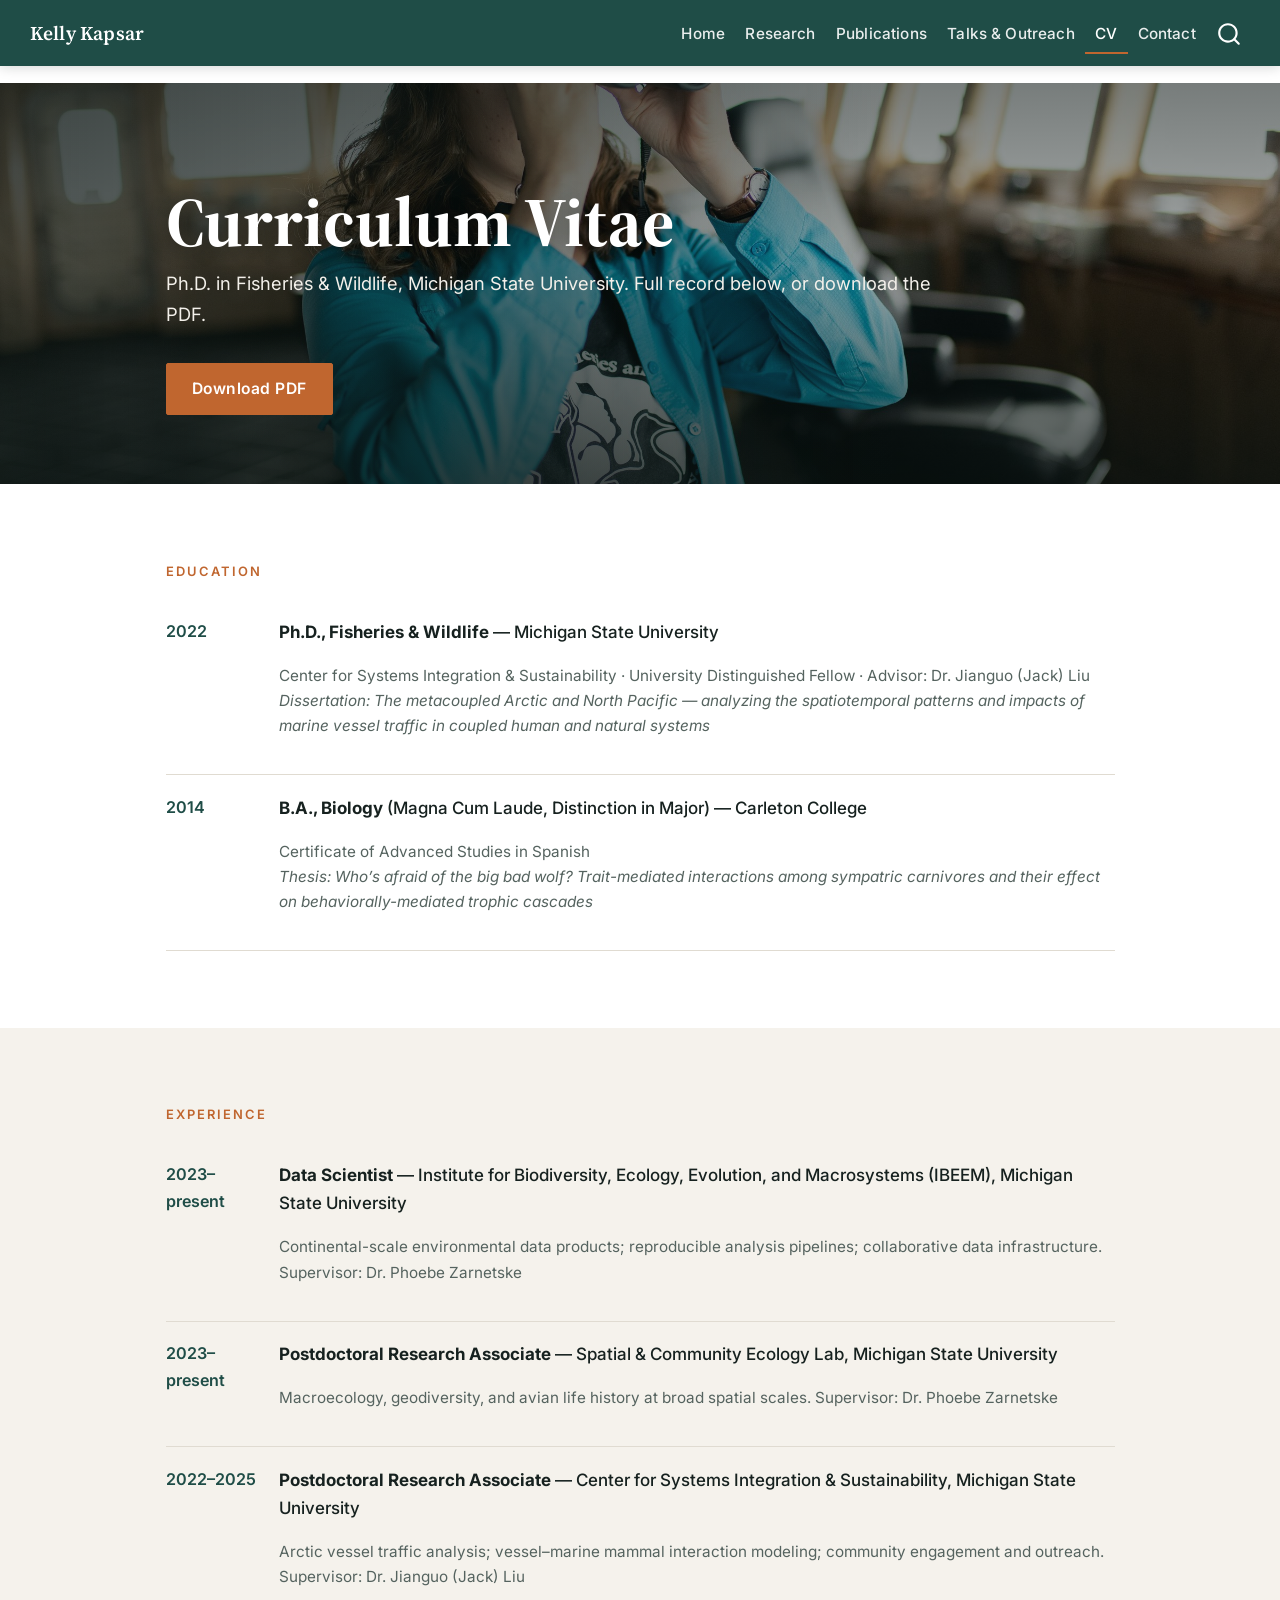
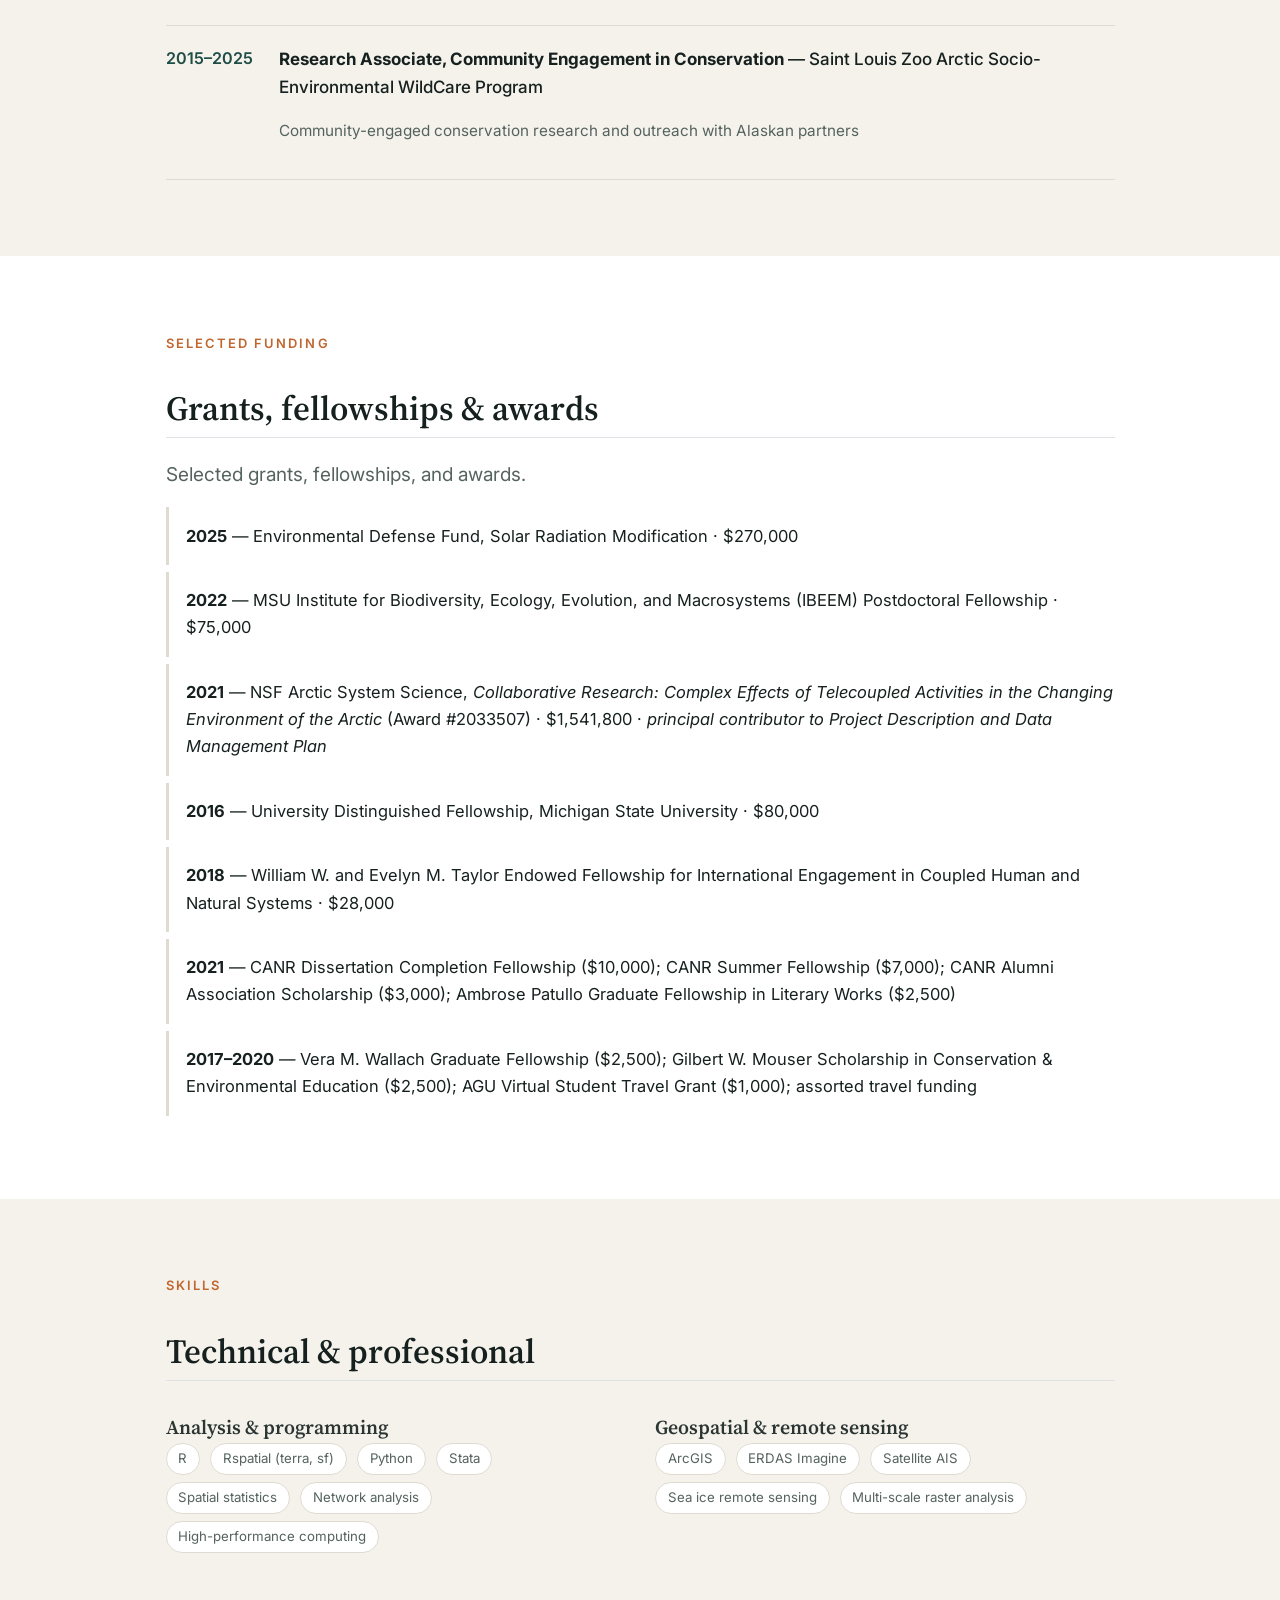
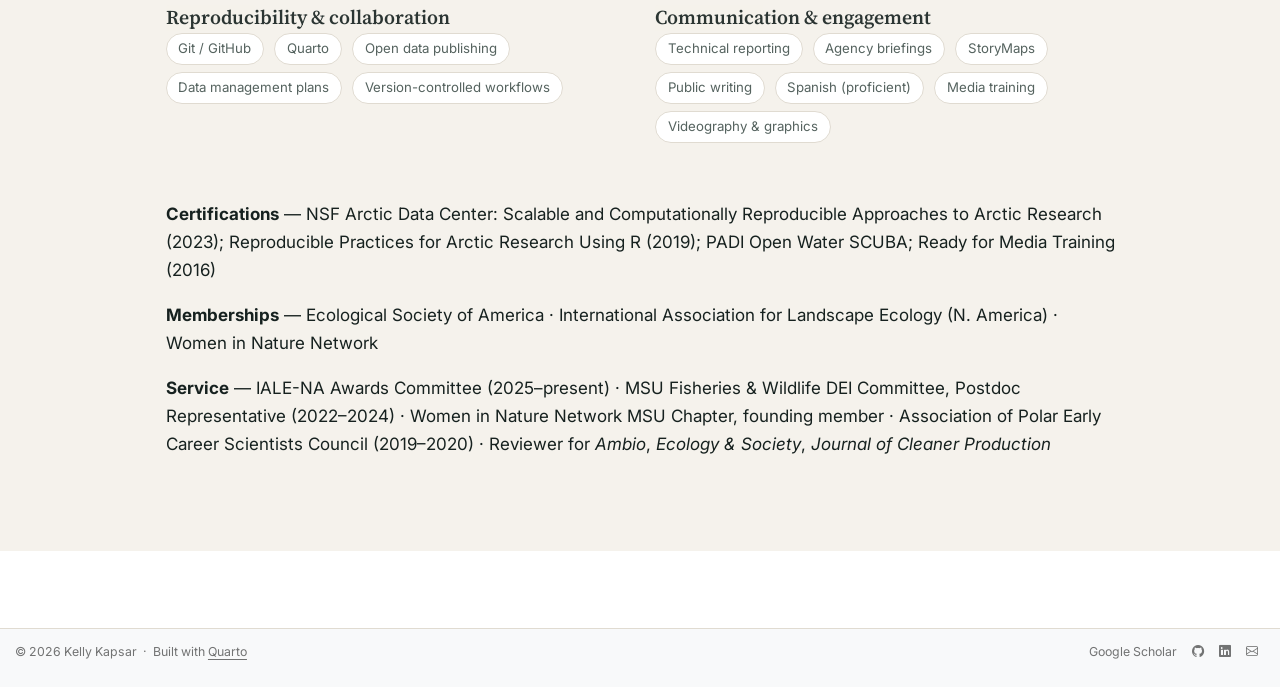
<file: cv.html>
<!DOCTYPE html>
<html xmlns="http://www.w3.org/1999/xhtml" lang="en" xml:lang="en"><head>

<meta charset="utf-8">
<meta name="generator" content="quarto-1.10.18">

<meta name="viewport" content="width=device-width, initial-scale=1.0, user-scalable=yes">


<title>CV | Kelly Kapsar – Kelly Kapsar</title>
<style>
/* Default styles provided by pandoc.
** See https://pandoc.org/MANUAL.html#variables-for-html for config info.
*/
span.smallcaps{font-variant: small-caps;}
div.columns{display: flex; gap: 1.5em;}
div.column{flex: auto;}
@media screen {
div.columns{gap: min(4vw, 1.5em);}
div.column{overflow-x: auto;}
}
div.hanging-indent{margin-left: 1.5em; text-indent: -1.5em;}
ul.task-list{list-style: none;}
ul.task-list li input[type="checkbox"] {
  width: 0.8em;
  margin: 0 0.8em 0.2em -1em; /* quarto-specific, see https://github.com/quarto-dev/quarto-cli/issues/4556 */ 
  vertical-align: middle;
}
</style>


<script src="site_libs/quarto-nav/quarto-nav.js"></script>
<script src="site_libs/quarto-nav/headroom.min.js"></script>
<script src="site_libs/clipboard/clipboard.min.js"></script>
<script src="site_libs/quarto-search/autocomplete.umd.js"></script>
<script src="site_libs/quarto-search/fuse.min.js"></script>
<script src="site_libs/quarto-search/quarto-search.js"></script>
<meta name="quarto:offset" content="./">
<link href="./images/favicon.png" rel="icon" type="image/png">
<script src="site_libs/quarto-html/quarto.js" type="module"></script>
<script src="site_libs/quarto-html/tabsets/tabsets.js" type="module"></script>
<script src="site_libs/quarto-html/popper.min.js"></script>
<script src="site_libs/quarto-html/tippy.umd.min.js"></script>
<link href="site_libs/quarto-html/tippy.css" rel="stylesheet">
<link href="site_libs/quarto-html/quarto-syntax-highlighting-64a204ab8560d761af7679ceaba22944.css" rel="stylesheet" id="quarto-text-highlighting-styles">
<script src="site_libs/bootstrap/bootstrap.min.js"></script>
<link href="site_libs/bootstrap/bootstrap-icons.css" rel="stylesheet">
<link href="site_libs/bootstrap/bootstrap-1cb577cf39d8fe588f45f08cde91324f.min.css" rel="stylesheet" append-hash="true" id="quarto-bootstrap" data-mode="light">
<script id="quarto-search-options" type="application/json">{
  "location": "navbar",
  "copy-button": false,
  "collapse-after": 3,
  "panel-placement": "end",
  "type": "overlay",
  "limit": 50,
  "keyboard-shortcut": [
    "f",
    "/",
    "s"
  ],
  "show-item-context": false,
  "language": {
    "search-no-results-text": "No results",
    "search-matching-documents-text": "matching documents",
    "search-copy-link-title": "Copy link to search",
    "search-hide-matches-text": "Hide additional matches",
    "search-more-match-text": "more match in this document",
    "search-more-matches-text": "more matches in this document",
    "search-clear-button-title": "Clear",
    "search-text-placeholder": "",
    "search-detached-cancel-button-title": "Cancel",
    "search-submit-button-title": "Submit",
    "search-label": "Search"
  }
}</script>
<style>html{ scroll-behavior: smooth; }</style>


<meta property="og:title" content="CV | Kelly Kapsar">
<meta property="og:site_name" content="Kelly Kapsar">
<meta name="twitter:title" content="CV | Kelly Kapsar">
<meta name="twitter:card" content="summary">
</head>

<body class="nav-fixed quarto-light">

<div id="quarto-search-results"></div>
  <header id="quarto-header" class="headroom fixed-top">
    <nav class="navbar navbar-expand-lg " data-bs-theme="dark">
      <div class="navbar-container container-fluid">
      <div class="navbar-brand-container mx-auto">
    <a class="navbar-brand" href="./index.html">
    <span class="navbar-title">Kelly Kapsar</span>
    </a>
  </div>
            <div id="quarto-search" class="" title="Search"></div>
          <button class="navbar-toggler" type="button" data-bs-toggle="collapse" data-bs-target="#navbarCollapse" aria-controls="navbarCollapse" role="menu" aria-expanded="false" aria-label="Toggle navigation" onclick="if (window.quartoToggleHeadroom) { window.quartoToggleHeadroom(); }">
  <span class="navbar-toggler-icon"></span>
</button>
          <div class="collapse navbar-collapse" id="navbarCollapse">
            <ul class="navbar-nav navbar-nav-scroll ms-auto">
  <li class="nav-item">
    <a class="nav-link" href="./index.html"> 
<span class="menu-text">Home</span></a>
  </li>  
  <li class="nav-item">
    <a class="nav-link" href="./research.html"> 
<span class="menu-text">Research</span></a>
  </li>  
  <li class="nav-item">
    <a class="nav-link" href="./publications.html"> 
<span class="menu-text">Publications</span></a>
  </li>  
  <li class="nav-item">
    <a class="nav-link" href="./talks.html"> 
<span class="menu-text">Talks &amp; Outreach</span></a>
  </li>  
  <li class="nav-item">
    <a class="nav-link active" href="./cv.html" aria-current="page"> 
<span class="menu-text">CV</span></a>
  </li>  
  <li class="nav-item">
    <a class="nav-link" href="./contact.html"> 
<span class="menu-text">Contact</span></a>
  </li>  
</ul>
          </div> <!-- /navcollapse -->
            <div class="quarto-navbar-tools">
</div>
      </div> <!-- /container-fluid -->
    </nav>
</header>
<!-- content -->
<div id="quarto-content" class="quarto-container page-columns page-rows-contents page-layout-full page-navbar">
<!-- sidebar -->
<!-- margin-sidebar -->
    
<!-- main -->
<main class="content column-page" id="quarto-document-content">

<header id="title-block-header" class="quarto-title-block default">
<div class="quarto-title">
<h1 class="title">CV</h1>
</div>



<div class="quarto-title-meta column-page">

    
  
    
  </div>
  


</header>


<div class="hero hero-sm" style="background-image: url('images/hero-cv.jpg');">
<section id="curriculum-vitae" class="level1 hero-inner">
<h1>Curriculum Vitae</h1>
<div class="lede">
<p>Ph.D.&nbsp;in Fisheries &amp; Wildlife, Michigan State University. Full record below, or download the PDF.</p>
</div>
<p><a href="files/KapsarCV.pdf" class="btn-hero solid">Download PDF</a></p>
</section>
</div>
<div class="band">
<div class="band-inner">
<div class="section-label">
<p>Education</p>
</div>
<div class="talk-item">
<div>
<div class="talk-year">
<p>2022</p>
</div>
</div>
<div>
<div class="talk-title">
<p><strong>Ph.D., Fisheries &amp; Wildlife</strong> — Michigan State University</p>
</div>
<div class="talk-venue">
<p>Center for Systems Integration &amp; Sustainability · University Distinguished Fellow · Advisor: Dr.&nbsp;Jianguo (Jack) Liu<br> <em>Dissertation: The metacoupled Arctic and North Pacific — analyzing the spatiotemporal patterns and impacts of marine vessel traffic in coupled human and natural systems</em></p>
</div>
</div>
</div>
<div class="talk-item">
<div>
<div class="talk-year">
<p>2014</p>
</div>
</div>
<div>
<div class="talk-title">
<p><strong>B.A., Biology</strong> (Magna Cum Laude, Distinction in Major) — Carleton College</p>
</div>
<div class="talk-venue">
<p>Certificate of Advanced Studies in Spanish<br> <em>Thesis: Who’s afraid of the big bad wolf? Trait-mediated interactions among sympatric carnivores and their effect on behaviorally-mediated trophic cascades</em></p>
</div>
</div>
</div>
</div>
</div>
<div class="band band-sand">
<div class="band-inner">
<div class="section-label">
<p>Experience</p>
</div>
<div class="talk-item">
<div>
<div class="talk-year">
<p>2023–present</p>
</div>
</div>
<div>
<div class="talk-title">
<p><strong>Data Scientist</strong> — Institute for Biodiversity, Ecology, Evolution, and Macrosystems (IBEEM), Michigan State University</p>
</div>
<div class="talk-venue">
<p>Continental-scale environmental data products; reproducible analysis pipelines; collaborative data infrastructure. Supervisor: Dr.&nbsp;Phoebe Zarnetske</p>
</div>
</div>
</div>
<div class="talk-item">
<div>
<div class="talk-year">
<p>2023–present</p>
</div>
</div>
<div>
<div class="talk-title">
<p><strong>Postdoctoral Research Associate</strong> — Spatial &amp; Community Ecology Lab, Michigan State University</p>
</div>
<div class="talk-venue">
<p>Macroecology, geodiversity, and avian life history at broad spatial scales. Supervisor: Dr.&nbsp;Phoebe Zarnetske</p>
</div>
</div>
</div>
<div class="talk-item">
<div>
<div class="talk-year">
<p>2022–2025</p>
</div>
</div>
<div>
<div class="talk-title">
<p><strong>Postdoctoral Research Associate</strong> — Center for Systems Integration &amp; Sustainability, Michigan State University</p>
</div>
<div class="talk-venue">
<p>Arctic vessel traffic analysis; vessel–marine mammal interaction modeling; community engagement and outreach. Supervisor: Dr.&nbsp;Jianguo (Jack) Liu</p>
</div>
</div>
</div>
<div class="talk-item">
<div>
<div class="talk-year">
<p>2015–2025</p>
</div>
</div>
<div>
<div class="talk-title">
<p><strong>Research Associate, Community Engagement in Conservation</strong> — Saint Louis Zoo Arctic Socio-Environmental WildCare Program</p>
</div>
<div class="talk-venue">
<p>Community-engaged conservation research and outreach with Alaskan partners</p>
</div>
</div>
</div>
</div>
</div>
<div class="band">
<div class="band-inner">
<div class="section-label">
<p>Selected funding</p>
</div>
<section id="grants-fellowships-awards" class="level2">
<h2 data-anchor-id="grants-fellowships-awards">Grants, fellowships &amp; awards</h2>
<div class="lead-text">
<p>Selected grants, fellowships, and awards.</p>
</div>
<div class="pub-list">
<div class="csl-entry" role="listitem">
<strong>2025</strong> — Environmental Defense Fund, Solar Radiation Modification · $270,000
</div>
<div class="csl-entry" role="listitem">
<strong>2022</strong> — MSU Institute for Biodiversity, Ecology, Evolution, and Macrosystems (IBEEM) Postdoctoral Fellowship · $75,000
</div>
<div class="csl-entry" role="listitem">
<strong>2021</strong> — NSF Arctic System Science, <em>Collaborative Research: Complex Effects of Telecoupled Activities in the Changing Environment of the Arctic</em> (Award #2033507) · $1,541,800 · <em>principal contributor to Project Description and Data Management Plan</em>
</div>
<div class="csl-entry" role="listitem">
<strong>2016</strong> — University Distinguished Fellowship, Michigan State University · $80,000
</div>
<div class="csl-entry" role="listitem">
<strong>2018</strong> — William W. and Evelyn M. Taylor Endowed Fellowship for International Engagement in Coupled Human and Natural Systems · $28,000
</div>
<div class="csl-entry" role="listitem">
<strong>2021</strong> — CANR Dissertation Completion Fellowship ($10,000); CANR Summer Fellowship ($7,000); CANR Alumni Association Scholarship ($3,000); Ambrose Patullo Graduate Fellowship in Literary Works ($2,500)
</div>
<div class="csl-entry" role="listitem">
<strong>2017–2020</strong> — Vera M. Wallach Graduate Fellowship ($2,500); Gilbert W. Mouser Scholarship in Conservation &amp; Environmental Education ($2,500); AGU Virtual Student Travel Grant ($1,000); assorted travel funding
</div>
</div>
</section>
</div>
</div>
<div class="band band-sand">
<div class="band-inner">
<div class="section-label">
<p>Skills</p>
</div>
<section id="technical-professional" class="level2">
<h2 data-anchor-id="technical-professional">Technical &amp; professional</h2>
<div class="project-grid">
<div class="project-card" style="border:none; background:transparent;">
<section id="analysis-programming" class="level3 pc-body" style="padding:0;">
<h3 data-anchor-id="analysis-programming">Analysis &amp; programming</h3>
<p><span class="tag">R</span> <span class="tag">Rspatial (terra, sf)</span> <span class="tag">Python</span> <span class="tag">Stata</span> <span class="tag">Spatial statistics</span> <span class="tag">Network analysis</span> <span class="tag">High-performance computing</span></p>
</section>
</div>
<div class="project-card" style="border:none; background:transparent;">
<section id="geospatial-remote-sensing" class="level3 pc-body" style="padding:0;">
<h3 data-anchor-id="geospatial-remote-sensing">Geospatial &amp; remote sensing</h3>
<p><span class="tag">ArcGIS</span> <span class="tag">ERDAS Imagine</span> <span class="tag">Satellite AIS</span> <span class="tag">Sea ice remote sensing</span> <span class="tag">Multi-scale raster analysis</span></p>
</section>
</div>
<div class="project-card" style="border:none; background:transparent;">
<section id="reproducibility-collaboration" class="level3 pc-body" style="padding:0;">
<h3 data-anchor-id="reproducibility-collaboration">Reproducibility &amp; collaboration</h3>
<p><span class="tag">Git / GitHub</span> <span class="tag">Quarto</span> <span class="tag">Open data publishing</span> <span class="tag">Data management plans</span> <span class="tag">Version-controlled workflows</span></p>
</section>
</div>
<div class="project-card" style="border:none; background:transparent;">
<section id="communication-engagement" class="level3 pc-body" style="padding:0;">
<h3 data-anchor-id="communication-engagement">Communication &amp; engagement</h3>
<p><span class="tag">Technical reporting</span> <span class="tag">Agency briefings</span> <span class="tag">StoryMaps</span> <span class="tag">Public writing</span> <span class="tag">Spanish (proficient)</span> <span class="tag">Media training</span> <span class="tag">Videography &amp; graphics</span></p>
</section>
</div>
</div>
<div style="margin-top:2rem;">
<p><strong>Certifications</strong> — NSF Arctic Data Center: Scalable and Computationally Reproducible Approaches to Arctic Research (2023); Reproducible Practices for Arctic Research Using R (2019); PADI Open Water SCUBA; Ready for Media Training (2016)</p>
<p><strong>Memberships</strong> — Ecological Society of America · International Association for Landscape Ecology (N. America) · Women in Nature Network</p>
<p><strong>Service</strong> — IALE-NA Awards Committee (2025–present) · MSU Fisheries &amp; Wildlife DEI Committee, Postdoc Representative (2022–2024) · Women in Nature Network MSU Chapter, founding member · Association of Polar Early Career Scientists Council (2019–2020) · Reviewer for <em>Ambio</em>, <em>Ecology &amp; Society</em>, <em>Journal of Cleaner Production</em></p>
</div>
</section>
</div>
</div>



</main> <!-- /main -->
<script id="quarto-html-after-body" type="application/javascript">
  window.document.addEventListener("DOMContentLoaded", function (event) {
    const isCodeAnnotation = (el) => {
      for (const clz of el.classList) {
        if (clz.startsWith('code-annotation-')) {                     
          return true;
        }
      }
      return false;
    }
    const onCopySuccess = function(e) {
      // button target
      const button = e.trigger;
      // don't keep focus
      button.blur();
      // flash "checked"
      button.classList.add('code-copy-button-checked');
      var currentTitle = button.getAttribute("title");
      button.setAttribute("title", "Copied!");
      let tooltip;
      if (window.bootstrap) {
        button.setAttribute("data-bs-toggle", "tooltip");
        button.setAttribute("data-bs-placement", "left");
        button.setAttribute("data-bs-title", "Copied!");
        tooltip = new bootstrap.Tooltip(button, 
          { trigger: "manual", 
            customClass: "code-copy-button-tooltip",
            offset: [0, -8]});
        tooltip.show();    
      }
      setTimeout(function() {
        if (tooltip) {
          tooltip.hide();
          button.removeAttribute("data-bs-title");
          button.removeAttribute("data-bs-toggle");
          button.removeAttribute("data-bs-placement");
        }
        button.setAttribute("title", currentTitle);
        button.classList.remove('code-copy-button-checked');
      }, 1000);
      // clear code selection
      e.clearSelection();
    }
    const getTextToCopy = function(trigger) {
      const outerScaffold = trigger.parentElement.cloneNode(true);
      const codeEl = outerScaffold.querySelector('code');
      for (const childEl of codeEl.children) {
        if (isCodeAnnotation(childEl)) {
          childEl.remove();
        }
      }
      return codeEl.innerText;
    }
    const clipboard = new window.ClipboardJS('.code-copy-button:not([data-in-quarto-modal])', {
      text: getTextToCopy
    });
    clipboard.on('success', onCopySuccess);
    if (window.document.getElementById('quarto-embedded-source-code-modal')) {
      const clipboardModal = new window.ClipboardJS('.code-copy-button[data-in-quarto-modal]', {
        text: getTextToCopy,
        container: window.document.getElementById('quarto-embedded-source-code-modal')
      });
      clipboardModal.on('success', onCopySuccess);
    }
      var localhostRegex = new RegExp(/^(?:http|https):\/\/localhost\:?[0-9]*\//);
      var mailtoRegex = new RegExp(/^mailto:/);
        var filterRegex = new RegExp("https:\/\/kellykapsar\.github\.io");
      var isInternal = (href) => {
          return filterRegex.test(href) || localhostRegex.test(href) || mailtoRegex.test(href);
      }
      // Inspect non-navigation links and adorn them if external
     var links = window.document.querySelectorAll('a[href]:not(.nav-link):not(.navbar-brand):not(.toc-action):not(.sidebar-link):not(.sidebar-item-toggle):not(.pagination-link):not(.no-external):not([aria-hidden]):not(.dropdown-item):not(.quarto-navigation-tool):not(.about-link)');
      for (var i=0; i<links.length; i++) {
        const link = links[i];
        if (!isInternal(link.href)) {
          // undo the damage that might have been done by quarto-nav.js in the case of
          // links that we want to consider external
          if (link.dataset.originalHref !== undefined) {
            link.href = link.dataset.originalHref;
          }
            // target, if specified
            link.setAttribute("target", "_blank");
            if (link.getAttribute("rel") === null) {
              link.setAttribute("rel", "noopener");
            }
        }
      }
    function tippyHover(el, contentFn, onTriggerFn, onUntriggerFn) {
      const config = {
        allowHTML: true,
        maxWidth: 500,
        delay: 100,
        arrow: false,
        appendTo: function(el) {
            return el.parentElement;
        },
        interactive: true,
        interactiveBorder: 10,
        theme: 'quarto',
        placement: 'bottom-start',
      };
      if (contentFn) {
        config.content = contentFn;
      }
      if (onTriggerFn) {
        config.onTrigger = onTriggerFn;
      }
      if (onUntriggerFn) {
        config.onUntrigger = onUntriggerFn;
      }
      window.tippy(el, config); 
    }
    const noterefs = window.document.querySelectorAll('a[role="doc-noteref"]');
    for (var i=0; i<noterefs.length; i++) {
      const ref = noterefs[i];
      tippyHover(ref, function() {
        // use id or data attribute instead here
        let href = ref.getAttribute('data-footnote-href') || ref.getAttribute('href');
        try { href = new URL(href).hash; } catch {}
        const id = href.replace(/^#\/?/, "");
        const note = window.document.getElementById(id);
        if (note) {
          return note.innerHTML;
        } else {
          return "";
        }
      });
    }
    const xrefs = window.document.querySelectorAll('a.quarto-xref');
    const processXRef = (id, note) => {
      // Strip column container classes
      const stripColumnClz = (el) => {
        el.classList.remove("page-full", "page-columns");
        if (el.children) {
          for (const child of el.children) {
            stripColumnClz(child);
          }
        }
      }
      stripColumnClz(note)
      if (id === null || id.startsWith('sec-')) {
        // Special case sections, only their first couple elements
        const container = document.createElement("div");
        if (note.children && note.children.length > 2) {
          container.appendChild(note.children[0].cloneNode(true));
          for (let i = 1; i < note.children.length; i++) {
            const child = note.children[i];
            if (child.tagName === "P" && child.innerText === "") {
              continue;
            } else {
              container.appendChild(child.cloneNode(true));
              break;
            }
          }
          if (window.Quarto?.typesetMath) {
            window.Quarto.typesetMath(container);
          }
          return container.innerHTML
        } else {
          if (window.Quarto?.typesetMath) {
            window.Quarto.typesetMath(note);
          }
          return note.innerHTML;
        }
      } else {
        // Remove any anchor links if they are present
        const anchorLink = note.querySelector('a.anchorjs-link');
        if (anchorLink) {
          anchorLink.remove();
        }
        if (window.Quarto?.typesetMath) {
          window.Quarto.typesetMath(note);
        }
        if (note.classList.contains("callout")) {
          return note.outerHTML;
        } else {
          return note.innerHTML;
        }
      }
    }
    for (var i=0; i<xrefs.length; i++) {
      const xref = xrefs[i];
      tippyHover(xref, undefined, function(instance) {
        instance.disable();
        let url = xref.getAttribute('href');
        let hash = undefined; 
        if (url.startsWith('#')) {
          hash = url;
        } else {
          try { hash = new URL(url).hash; } catch {}
        }
        if (hash) {
          const id = hash.replace(/^#\/?/, "");
          const note = window.document.getElementById(id);
          if (note !== null) {
            try {
              const html = processXRef(id, note.cloneNode(true));
              instance.setContent(html);
            } finally {
              instance.enable();
              instance.show();
            }
          } else {
            // See if we can fetch this
            fetch(url.split('#')[0])
            .then(res => res.text())
            .then(html => {
              const parser = new DOMParser();
              const htmlDoc = parser.parseFromString(html, "text/html");
              const note = htmlDoc.getElementById(id);
              if (note !== null) {
                const html = processXRef(id, note);
                instance.setContent(html);
              } 
            }).finally(() => {
              instance.enable();
              instance.show();
            });
          }
        } else {
          // See if we can fetch a full url (with no hash to target)
          // This is a special case and we should probably do some content thinning / targeting
          fetch(url)
          .then(res => res.text())
          .then(html => {
            const parser = new DOMParser();
            const htmlDoc = parser.parseFromString(html, "text/html");
            const note = htmlDoc.querySelector('main.content');
            if (note !== null) {
              // This should only happen for chapter cross references
              // (since there is no id in the URL)
              // remove the first header
              if (note.children.length > 0 && note.children[0].tagName === "HEADER") {
                note.children[0].remove();
              }
              const html = processXRef(null, note);
              instance.setContent(html);
            } 
          }).finally(() => {
            instance.enable();
            instance.show();
          });
        }
      }, function(instance) {
      });
    }
        let selectedAnnoteEl;
        const selectorForAnnotation = ( cell, annotation) => {
          let cellAttr = 'data-code-cell="' + cell + '"';
          let lineAttr = 'data-code-annotation="' +  annotation + '"';
          const selector = 'span[' + cellAttr + '][' + lineAttr + ']';
          return selector;
        }
        const selectCodeLines = (annoteEl) => {
          const doc = window.document;
          const targetCell = annoteEl.getAttribute("data-target-cell");
          const targetAnnotation = annoteEl.getAttribute("data-target-annotation");
          const annoteSpan = window.document.querySelector(selectorForAnnotation(targetCell, targetAnnotation));
          const lines = annoteSpan.getAttribute("data-code-lines").split(",");
          const lineIds = lines.map((line) => {
            return targetCell + "-" + line;
          })
          let top = null;
          let height = null;
          let parent = null;
          if (lineIds.length > 0) {
              //compute the position of the single el (top and bottom and make a div)
              const el = window.document.getElementById(lineIds[0]);
              top = el.offsetTop;
              height = el.offsetHeight;
              parent = el.parentElement.parentElement;
            if (lineIds.length > 1) {
              const lastEl = window.document.getElementById(lineIds[lineIds.length - 1]);
              const bottom = lastEl.offsetTop + lastEl.offsetHeight;
              height = bottom - top;
            }
            if (top !== null && height !== null && parent !== null) {
              // cook up a div (if necessary) and position it 
              let div = window.document.getElementById("code-annotation-line-highlight");
              if (div === null) {
                div = window.document.createElement("div");
                div.setAttribute("id", "code-annotation-line-highlight");
                div.style.position = 'absolute';
                parent.appendChild(div);
              }
              div.style.top = top - 2 + "px";
              div.style.height = height + 4 + "px";
              div.style.left = 0;
              let gutterDiv = window.document.getElementById("code-annotation-line-highlight-gutter");
              if (gutterDiv === null) {
                gutterDiv = window.document.createElement("div");
                gutterDiv.setAttribute("id", "code-annotation-line-highlight-gutter");
                gutterDiv.style.position = 'absolute';
                const codeCell = window.document.getElementById(targetCell);
                const gutter = codeCell.querySelector('.code-annotation-gutter');
                gutter.appendChild(gutterDiv);
              }
              gutterDiv.style.top = top - 2 + "px";
              gutterDiv.style.height = height + 4 + "px";
            }
            selectedAnnoteEl = annoteEl;
          }
        };
        const unselectCodeLines = () => {
          const elementsIds = ["code-annotation-line-highlight", "code-annotation-line-highlight-gutter"];
          elementsIds.forEach((elId) => {
            const div = window.document.getElementById(elId);
            if (div) {
              div.remove();
            }
          });
          selectedAnnoteEl = undefined;
        };
          // Handle positioning of the toggle
      window.addEventListener(
        "resize",
        throttle(() => {
          elRect = undefined;
          if (selectedAnnoteEl) {
            selectCodeLines(selectedAnnoteEl);
          }
        }, 10)
      );
      function throttle(fn, ms) {
      let throttle = false;
      let timer;
        return (...args) => {
          if(!throttle) { // first call gets through
              fn.apply(this, args);
              throttle = true;
          } else { // all the others get throttled
              if(timer) clearTimeout(timer); // cancel #2
              timer = setTimeout(() => {
                fn.apply(this, args);
                timer = throttle = false;
              }, ms);
          }
        };
      }
        // Attach click handler to the DT
        const annoteDls = window.document.querySelectorAll('dt[data-target-cell]');
        for (const annoteDlNode of annoteDls) {
          annoteDlNode.addEventListener('click', (event) => {
            const clickedEl = event.target;
            if (clickedEl !== selectedAnnoteEl) {
              unselectCodeLines();
              const activeEl = window.document.querySelector('dt[data-target-cell].code-annotation-active');
              if (activeEl) {
                activeEl.classList.remove('code-annotation-active');
              }
              selectCodeLines(clickedEl);
              clickedEl.classList.add('code-annotation-active');
            } else {
              // Unselect the line
              unselectCodeLines();
              clickedEl.classList.remove('code-annotation-active');
            }
          });
        }
    const findCites = (el) => {
      const parentEl = el.parentElement;
      if (parentEl) {
        const cites = parentEl.dataset.cites;
        if (cites) {
          return {
            el,
            cites: cites.split(' ')
          };
        } else {
          return findCites(el.parentElement)
        }
      } else {
        return undefined;
      }
    };
    var bibliorefs = window.document.querySelectorAll('a[role="doc-biblioref"]');
    for (var i=0; i<bibliorefs.length; i++) {
      const ref = bibliorefs[i];
      const citeInfo = findCites(ref);
      if (citeInfo) {
        tippyHover(citeInfo.el, function() {
          var popup = window.document.createElement('div');
          citeInfo.cites.forEach(function(cite) {
            var citeDiv = window.document.createElement('div');
            citeDiv.classList.add('hanging-indent');
            citeDiv.classList.add('csl-entry');
            var biblioDiv = window.document.getElementById('ref-' + cite);
            if (biblioDiv) {
              citeDiv.innerHTML = biblioDiv.innerHTML;
            }
            popup.appendChild(citeDiv);
          });
          return popup.innerHTML;
        });
      }
    }
  });
  </script>
</div> <!-- /content -->
<footer class="footer">
  <div class="nav-footer">
    <div class="nav-footer-left">
<p>© 2026 Kelly Kapsar &nbsp;·&nbsp; Built with <a href="https://quarto.org">Quarto</a></p>
</div>   
    <div class="nav-footer-center">
      &nbsp;
    </div>
    <div class="nav-footer-right">
      <ul class="footer-items list-unstyled">
    <li class="nav-item">
    <a class="nav-link" href="https://scholar.google.com/citations?user=atrvd1AAAAAJ&amp;hl=en">
<p>Google Scholar</p>
</a>
  </li>  
    <li class="nav-item compact">
    <a class="nav-link" href="https://github.com/kellykapsar">
      <i class="bi bi-github" role="img" aria-label="GitHub">
</i> 
    </a>
  </li>  
    <li class="nav-item compact">
    <a class="nav-link" href="https://www.linkedin.com/in/kelly-kapsar-a1a2598b/">
      <i class="bi bi-linkedin" role="img" aria-label="LinkedIn">
</i> 
    </a>
  </li>  
    <li class="nav-item compact">
    <a class="nav-link" href="mailto:kelly.kapsar@gmail.com">
      <i class="bi bi-envelope" role="img" aria-label="Email">
</i> 
    </a>
  </li>  
</ul>
    </div>
  </div>
</footer>




<script src="site_libs/quarto-html/zenscroll-min.js"></script>
</body></html>
</file>
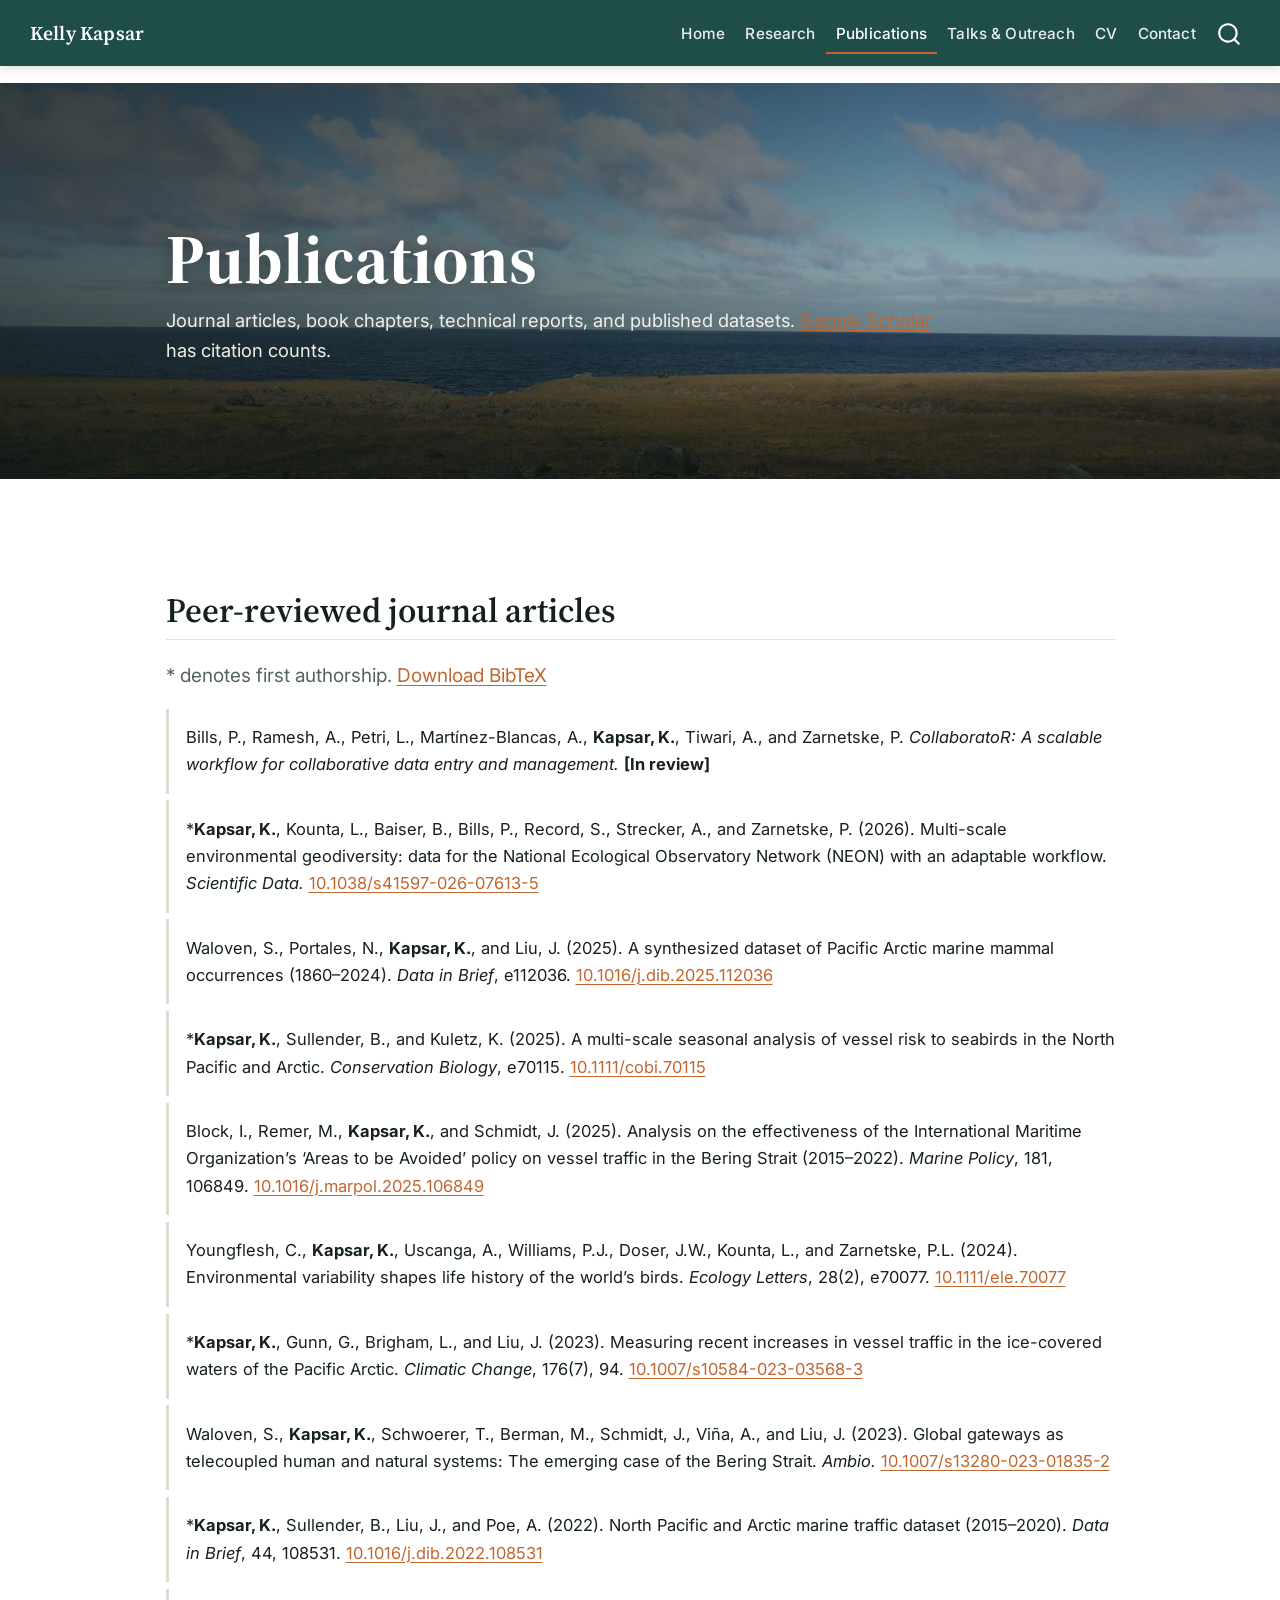
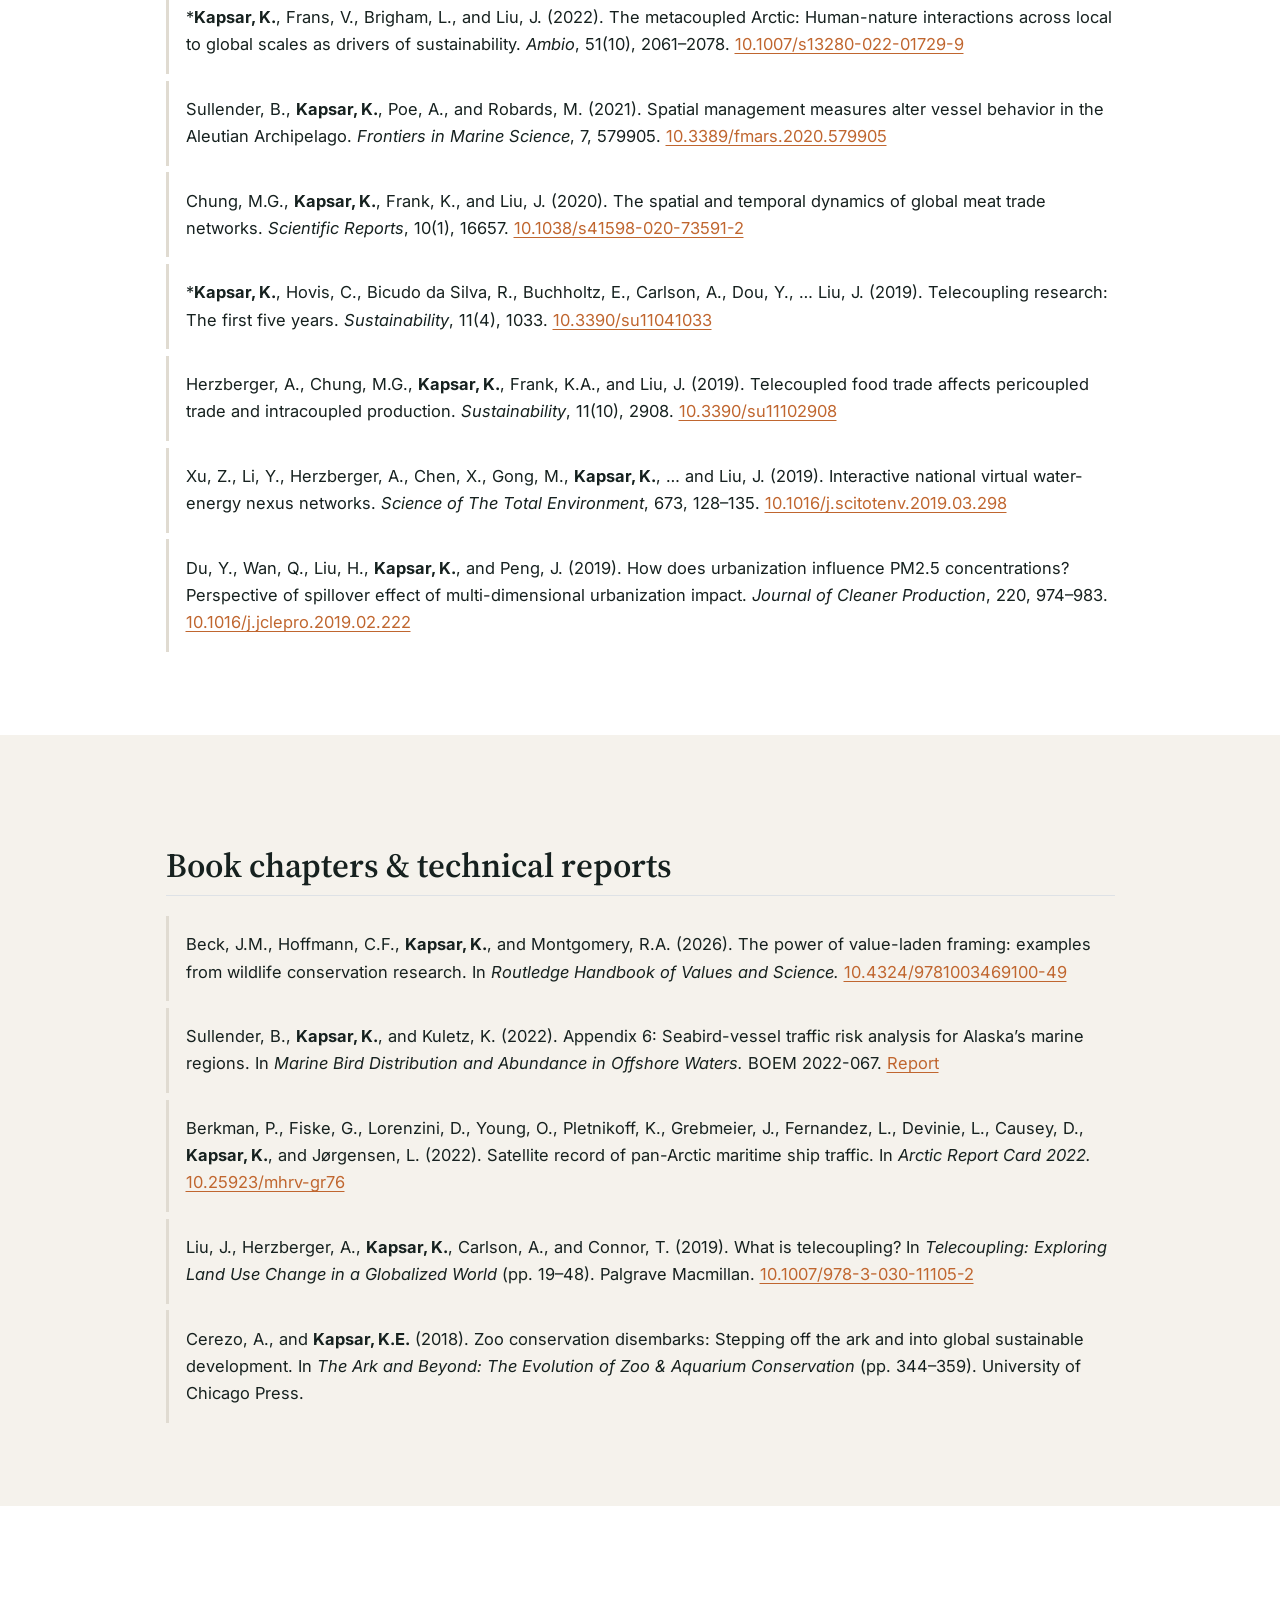
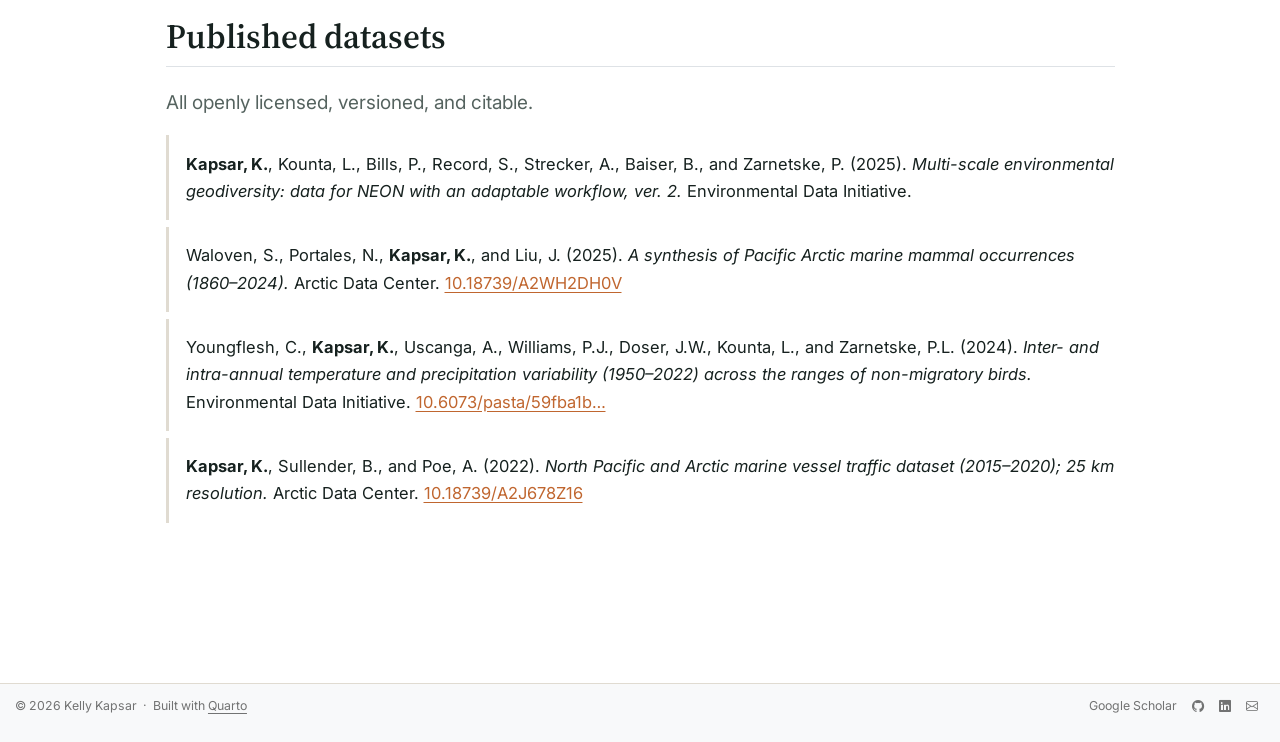
<file: publications.html>
<!DOCTYPE html>
<html xmlns="http://www.w3.org/1999/xhtml" lang="en" xml:lang="en"><head>

<meta charset="utf-8">
<meta name="generator" content="quarto-1.10.18">

<meta name="viewport" content="width=device-width, initial-scale=1.0, user-scalable=yes">


<title>Publications | Kelly Kapsar – Kelly Kapsar</title>
<style>
/* Default styles provided by pandoc.
** See https://pandoc.org/MANUAL.html#variables-for-html for config info.
*/
span.smallcaps{font-variant: small-caps;}
div.columns{display: flex; gap: 1.5em;}
div.column{flex: auto;}
@media screen {
div.columns{gap: min(4vw, 1.5em);}
div.column{overflow-x: auto;}
}
div.hanging-indent{margin-left: 1.5em; text-indent: -1.5em;}
ul.task-list{list-style: none;}
ul.task-list li input[type="checkbox"] {
  width: 0.8em;
  margin: 0 0.8em 0.2em -1em; /* quarto-specific, see https://github.com/quarto-dev/quarto-cli/issues/4556 */ 
  vertical-align: middle;
}
</style>


<script src="site_libs/quarto-nav/quarto-nav.js"></script>
<script src="site_libs/quarto-nav/headroom.min.js"></script>
<script src="site_libs/clipboard/clipboard.min.js"></script>
<script src="site_libs/quarto-search/autocomplete.umd.js"></script>
<script src="site_libs/quarto-search/fuse.min.js"></script>
<script src="site_libs/quarto-search/quarto-search.js"></script>
<meta name="quarto:offset" content="./">
<link href="./images/favicon.png" rel="icon" type="image/png">
<script src="site_libs/quarto-html/quarto.js" type="module"></script>
<script src="site_libs/quarto-html/tabsets/tabsets.js" type="module"></script>
<script src="site_libs/quarto-html/popper.min.js"></script>
<script src="site_libs/quarto-html/tippy.umd.min.js"></script>
<link href="site_libs/quarto-html/tippy.css" rel="stylesheet">
<link href="site_libs/quarto-html/quarto-syntax-highlighting-64a204ab8560d761af7679ceaba22944.css" rel="stylesheet" id="quarto-text-highlighting-styles">
<script src="site_libs/bootstrap/bootstrap.min.js"></script>
<link href="site_libs/bootstrap/bootstrap-icons.css" rel="stylesheet">
<link href="site_libs/bootstrap/bootstrap-1cb577cf39d8fe588f45f08cde91324f.min.css" rel="stylesheet" append-hash="true" id="quarto-bootstrap" data-mode="light">
<script id="quarto-search-options" type="application/json">{
  "location": "navbar",
  "copy-button": false,
  "collapse-after": 3,
  "panel-placement": "end",
  "type": "overlay",
  "limit": 50,
  "keyboard-shortcut": [
    "f",
    "/",
    "s"
  ],
  "show-item-context": false,
  "language": {
    "search-no-results-text": "No results",
    "search-matching-documents-text": "matching documents",
    "search-copy-link-title": "Copy link to search",
    "search-hide-matches-text": "Hide additional matches",
    "search-more-match-text": "more match in this document",
    "search-more-matches-text": "more matches in this document",
    "search-clear-button-title": "Clear",
    "search-text-placeholder": "",
    "search-detached-cancel-button-title": "Cancel",
    "search-submit-button-title": "Submit",
    "search-label": "Search"
  }
}</script>
<style>html{ scroll-behavior: smooth; }</style>


<meta property="og:title" content="Publications | Kelly Kapsar">
<meta property="og:site_name" content="Kelly Kapsar">
<meta name="twitter:title" content="Publications | Kelly Kapsar">
<meta name="twitter:card" content="summary">
</head>

<body class="nav-fixed quarto-light">

<div id="quarto-search-results"></div>
  <header id="quarto-header" class="headroom fixed-top">
    <nav class="navbar navbar-expand-lg " data-bs-theme="dark">
      <div class="navbar-container container-fluid">
      <div class="navbar-brand-container mx-auto">
    <a class="navbar-brand" href="./index.html">
    <span class="navbar-title">Kelly Kapsar</span>
    </a>
  </div>
            <div id="quarto-search" class="" title="Search"></div>
          <button class="navbar-toggler" type="button" data-bs-toggle="collapse" data-bs-target="#navbarCollapse" aria-controls="navbarCollapse" role="menu" aria-expanded="false" aria-label="Toggle navigation" onclick="if (window.quartoToggleHeadroom) { window.quartoToggleHeadroom(); }">
  <span class="navbar-toggler-icon"></span>
</button>
          <div class="collapse navbar-collapse" id="navbarCollapse">
            <ul class="navbar-nav navbar-nav-scroll ms-auto">
  <li class="nav-item">
    <a class="nav-link" href="./index.html"> 
<span class="menu-text">Home</span></a>
  </li>  
  <li class="nav-item">
    <a class="nav-link" href="./research.html"> 
<span class="menu-text">Research</span></a>
  </li>  
  <li class="nav-item">
    <a class="nav-link active" href="./publications.html" aria-current="page"> 
<span class="menu-text">Publications</span></a>
  </li>  
  <li class="nav-item">
    <a class="nav-link" href="./talks.html"> 
<span class="menu-text">Talks &amp; Outreach</span></a>
  </li>  
  <li class="nav-item">
    <a class="nav-link" href="./cv.html"> 
<span class="menu-text">CV</span></a>
  </li>  
  <li class="nav-item">
    <a class="nav-link" href="./contact.html"> 
<span class="menu-text">Contact</span></a>
  </li>  
</ul>
          </div> <!-- /navcollapse -->
            <div class="quarto-navbar-tools">
</div>
      </div> <!-- /container-fluid -->
    </nav>
</header>
<!-- content -->
<div id="quarto-content" class="quarto-container page-columns page-rows-contents page-layout-full page-navbar">
<!-- sidebar -->
<!-- margin-sidebar -->
    
<!-- main -->
<main class="content column-page" id="quarto-document-content">

<header id="title-block-header" class="quarto-title-block default">
<div class="quarto-title">
<h1 class="title">Publications</h1>
</div>



<div class="quarto-title-meta column-page">

    
  
    
  </div>
  


</header>


<div class="hero hero-sm" style="background-image: url('images/hero-publications.jpg');">
<section id="publications" class="level1 hero-inner">
<h1>Publications</h1>
<div class="lede">
<p>Journal articles, book chapters, technical reports, and published datasets. <a href="https://scholar.google.com/citations?user=atrvd1AAAAAJ&amp;hl=en">Google Scholar</a> has citation counts.</p>
</div>
</section>
</div>
<!-- ====================================================================== -->
<div class="band">
<section id="peer-reviewed-journal-articles" class="level2 band-inner">
<h2 data-anchor-id="peer-reviewed-journal-articles">Peer-reviewed journal articles</h2>
<div class="lead-text">
<p>* denotes first authorship. <a href="references.bib">Download BibTeX</a></p>
</div>
<div class="pub-list">
<div class="csl-entry" role="listitem">
Bills, P., Ramesh, A., Petri, L., Martínez-Blancas, A., <strong>Kapsar, K.</strong>, Tiwari, A., and Zarnetske, P. <em>CollaboratoR: A scalable workflow for collaborative data entry and management.</em> <strong>[In review]</strong>
</div>
<div class="csl-entry" role="listitem">
*<strong>Kapsar, K.</strong>, Kounta, L., Baiser, B., Bills, P., Record, S., Strecker, A., and Zarnetske, P. (2026). Multi-scale environmental geodiversity: data for the National Ecological Observatory Network (NEON) with an adaptable workflow. <em>Scientific Data.</em> <a href="https://doi.org/10.1038/s41597-026-07613-5">10.1038/s41597-026-07613-5</a>
</div>
<div class="csl-entry" role="listitem">
Waloven, S., Portales, N., <strong>Kapsar, K.</strong>, and Liu, J. (2025). A synthesized dataset of Pacific Arctic marine mammal occurrences (1860–2024). <em>Data in Brief</em>, e112036. <a href="https://doi.org/10.1016/j.dib.2025.112036">10.1016/j.dib.2025.112036</a>
</div>
<div class="csl-entry" role="listitem">
*<strong>Kapsar, K.</strong>, Sullender, B., and Kuletz, K. (2025). A multi-scale seasonal analysis of vessel risk to seabirds in the North Pacific and Arctic. <em>Conservation Biology</em>, e70115. <a href="https://doi.org/10.1111/cobi.70115">10.1111/cobi.70115</a>
</div>
<div class="csl-entry" role="listitem">
Block, I., Remer, M., <strong>Kapsar, K.</strong>, and Schmidt, J. (2025). Analysis on the effectiveness of the International Maritime Organization’s ‘Areas to be Avoided’ policy on vessel traffic in the Bering Strait (2015–2022). <em>Marine Policy</em>, 181, 106849. <a href="https://doi.org/10.1016/j.marpol.2025.106849">10.1016/j.marpol.2025.106849</a>
</div>
<div class="csl-entry" role="listitem">
Youngflesh, C., <strong>Kapsar, K.</strong>, Uscanga, A., Williams, P.J., Doser, J.W., Kounta, L., and Zarnetske, P.L. (2024). Environmental variability shapes life history of the world’s birds. <em>Ecology Letters</em>, 28(2), e70077. <a href="https://doi.org/10.1111/ele.70077">10.1111/ele.70077</a>
</div>
<div class="csl-entry" role="listitem">
*<strong>Kapsar, K.</strong>, Gunn, G., Brigham, L., and Liu, J. (2023). Measuring recent increases in vessel traffic in the ice-covered waters of the Pacific Arctic. <em>Climatic Change</em>, 176(7), 94. <a href="https://doi.org/10.1007/s10584-023-03568-3">10.1007/s10584-023-03568-3</a>
</div>
<div class="csl-entry" role="listitem">
Waloven, S., <strong>Kapsar, K.</strong>, Schwoerer, T., Berman, M., Schmidt, J., Viña, A., and Liu, J. (2023). Global gateways as telecoupled human and natural systems: The emerging case of the Bering Strait. <em>Ambio.</em> <a href="https://doi.org/10.1007/s13280-023-01835-2">10.1007/s13280-023-01835-2</a>
</div>
<div class="csl-entry" role="listitem">
*<strong>Kapsar, K.</strong>, Sullender, B., Liu, J., and Poe, A. (2022). North Pacific and Arctic marine traffic dataset (2015–2020). <em>Data in Brief</em>, 44, 108531. <a href="https://doi.org/10.1016/j.dib.2022.108531">10.1016/j.dib.2022.108531</a>
</div>
<div class="csl-entry" role="listitem">
*<strong>Kapsar, K.</strong>, Frans, V., Brigham, L., and Liu, J. (2022). The metacoupled Arctic: Human-nature interactions across local to global scales as drivers of sustainability. <em>Ambio</em>, 51(10), 2061–2078. <a href="https://doi.org/10.1007/s13280-022-01729-9">10.1007/s13280-022-01729-9</a>
</div>
<div class="csl-entry" role="listitem">
Sullender, B., <strong>Kapsar, K.</strong>, Poe, A., and Robards, M. (2021). Spatial management measures alter vessel behavior in the Aleutian Archipelago. <em>Frontiers in Marine Science</em>, 7, 579905. <a href="https://doi.org/10.3389/fmars.2020.579905">10.3389/fmars.2020.579905</a>
</div>
<div class="csl-entry" role="listitem">
Chung, M.G., <strong>Kapsar, K.</strong>, Frank, K., and Liu, J. (2020). The spatial and temporal dynamics of global meat trade networks. <em>Scientific Reports</em>, 10(1), 16657. <a href="https://doi.org/10.1038/s41598-020-73591-2">10.1038/s41598-020-73591-2</a>
</div>
<div class="csl-entry" role="listitem">
*<strong>Kapsar, K.</strong>, Hovis, C., Bicudo da Silva, R., Buchholtz, E., Carlson, A., Dou, Y., … Liu, J. (2019). Telecoupling research: The first five years. <em>Sustainability</em>, 11(4), 1033. <a href="https://doi.org/10.3390/su11041033">10.3390/su11041033</a>
</div>
<div class="csl-entry" role="listitem">
Herzberger, A., Chung, M.G., <strong>Kapsar, K.</strong>, Frank, K.A., and Liu, J. (2019). Telecoupled food trade affects pericoupled trade and intracoupled production. <em>Sustainability</em>, 11(10), 2908. <a href="https://doi.org/10.3390/su11102908">10.3390/su11102908</a>
</div>
<div class="csl-entry" role="listitem">
Xu, Z., Li, Y., Herzberger, A., Chen, X., Gong, M., <strong>Kapsar, K.</strong>, … and Liu, J. (2019). Interactive national virtual water-energy nexus networks. <em>Science of The Total Environment</em>, 673, 128–135. <a href="https://doi.org/10.1016/j.scitotenv.2019.03.298">10.1016/j.scitotenv.2019.03.298</a>
</div>
<div class="csl-entry" role="listitem">
Du, Y., Wan, Q., Liu, H., <strong>Kapsar, K.</strong>, and Peng, J. (2019). How does urbanization influence PM2.5 concentrations? Perspective of spillover effect of multi-dimensional urbanization impact. <em>Journal of Cleaner Production</em>, 220, 974–983. <a href="https://doi.org/10.1016/j.jclepro.2019.02.222">10.1016/j.jclepro.2019.02.222</a>
</div>
</div>
</section>
</div>
<!-- ====================================================================== -->
<div class="band band-sand">
<section id="book-chapters-technical-reports" class="level2 band-inner">
<h2 data-anchor-id="book-chapters-technical-reports">Book chapters &amp; technical reports</h2>
<div class="pub-list">
<div class="csl-entry" role="listitem">
Beck, J.M., Hoffmann, C.F., <strong>Kapsar, K.</strong>, and Montgomery, R.A. (2026). The power of value-laden framing: examples from wildlife conservation research. In <em>Routledge Handbook of Values and Science.</em> <a href="https://doi.org/10.4324/9781003469100-49">10.4324/9781003469100-49</a>
</div>
<div class="csl-entry" role="listitem">
Sullender, B., <strong>Kapsar, K.</strong>, and Kuletz, K. (2022). Appendix 6: Seabird-vessel traffic risk analysis for Alaska’s marine regions. In <em>Marine Bird Distribution and Abundance in Offshore Waters.</em> BOEM 2022-067. <a href="https://www.boem.gov/regions/alaska-ocs-region/scientific-and-technical-publications-2022">Report</a>
</div>
<div class="csl-entry" role="listitem">
Berkman, P., Fiske, G., Lorenzini, D., Young, O., Pletnikoff, K., Grebmeier, J., Fernandez, L., Devinie, L., Causey, D., <strong>Kapsar, K.</strong>, and Jørgensen, L. (2022). Satellite record of pan-Arctic maritime ship traffic. In <em>Arctic Report Card 2022.</em> <a href="https://doi.org/10.25923/mhrv-gr76">10.25923/mhrv-gr76</a>
</div>
<div class="csl-entry" role="listitem">
Liu, J., Herzberger, A., <strong>Kapsar, K.</strong>, Carlson, A., and Connor, T. (2019). What is telecoupling? In <em>Telecoupling: Exploring Land Use Change in a Globalized World</em> (pp.&nbsp;19–48). Palgrave Macmillan. <a href="https://doi.org/10.1007/978-3-030-11105-2">10.1007/978-3-030-11105-2</a>
</div>
<div class="csl-entry" role="listitem">
Cerezo, A., and <strong>Kapsar, K.E.</strong> (2018). Zoo conservation disembarks: Stepping off the ark and into global sustainable development. In <em>The Ark and Beyond: The Evolution of Zoo &amp; Aquarium Conservation</em> (pp.&nbsp;344–359). University of Chicago Press.
</div>
</div>
</section>
</div>
<!-- ====================================================================== -->
<div class="band">
<section id="published-datasets" class="level2 band-inner">
<h2 data-anchor-id="published-datasets">Published datasets</h2>
<div class="lead-text">
<p>All openly licensed, versioned, and citable.</p>
</div>
<div class="pub-list">
<div class="csl-entry" role="listitem">
<strong>Kapsar, K.</strong>, Kounta, L., Bills, P., Record, S., Strecker, A., Baiser, B., and Zarnetske, P. (2025). <em>Multi-scale environmental geodiversity: data for NEON with an adaptable workflow, ver. 2.</em> Environmental Data Initiative.
</div>
<div class="csl-entry" role="listitem">
Waloven, S., Portales, N., <strong>Kapsar, K.</strong>, and Liu, J. (2025). <em>A synthesis of Pacific Arctic marine mammal occurrences (1860–2024).</em> Arctic Data Center. <a href="https://doi.org/10.18739/A2WH2DH0V">10.18739/A2WH2DH0V</a>
</div>
<div class="csl-entry" role="listitem">
Youngflesh, C., <strong>Kapsar, K.</strong>, Uscanga, A., Williams, P.J., Doser, J.W., Kounta, L., and Zarnetske, P.L. (2024). <em>Inter- and intra-annual temperature and precipitation variability (1950–2022) across the ranges of non-migratory birds.</em> Environmental Data Initiative. <a href="https://doi.org/10.6073/pasta/59fba1b7dfe96856b17143f8e50f5722">10.6073/pasta/59fba1b…</a>
</div>
<div class="csl-entry" role="listitem">
<strong>Kapsar, K.</strong>, Sullender, B., and Poe, A. (2022). <em>North Pacific and Arctic marine vessel traffic dataset (2015–2020); 25 km resolution.</em> Arctic Data Center. <a href="https://doi.org/10.18739/A2J678Z16">10.18739/A2J678Z16</a>
</div>
</div>
</section>
</div>



</main> <!-- /main -->
<script id="quarto-html-after-body" type="application/javascript">
  window.document.addEventListener("DOMContentLoaded", function (event) {
    const isCodeAnnotation = (el) => {
      for (const clz of el.classList) {
        if (clz.startsWith('code-annotation-')) {                     
          return true;
        }
      }
      return false;
    }
    const onCopySuccess = function(e) {
      // button target
      const button = e.trigger;
      // don't keep focus
      button.blur();
      // flash "checked"
      button.classList.add('code-copy-button-checked');
      var currentTitle = button.getAttribute("title");
      button.setAttribute("title", "Copied!");
      let tooltip;
      if (window.bootstrap) {
        button.setAttribute("data-bs-toggle", "tooltip");
        button.setAttribute("data-bs-placement", "left");
        button.setAttribute("data-bs-title", "Copied!");
        tooltip = new bootstrap.Tooltip(button, 
          { trigger: "manual", 
            customClass: "code-copy-button-tooltip",
            offset: [0, -8]});
        tooltip.show();    
      }
      setTimeout(function() {
        if (tooltip) {
          tooltip.hide();
          button.removeAttribute("data-bs-title");
          button.removeAttribute("data-bs-toggle");
          button.removeAttribute("data-bs-placement");
        }
        button.setAttribute("title", currentTitle);
        button.classList.remove('code-copy-button-checked');
      }, 1000);
      // clear code selection
      e.clearSelection();
    }
    const getTextToCopy = function(trigger) {
      const outerScaffold = trigger.parentElement.cloneNode(true);
      const codeEl = outerScaffold.querySelector('code');
      for (const childEl of codeEl.children) {
        if (isCodeAnnotation(childEl)) {
          childEl.remove();
        }
      }
      return codeEl.innerText;
    }
    const clipboard = new window.ClipboardJS('.code-copy-button:not([data-in-quarto-modal])', {
      text: getTextToCopy
    });
    clipboard.on('success', onCopySuccess);
    if (window.document.getElementById('quarto-embedded-source-code-modal')) {
      const clipboardModal = new window.ClipboardJS('.code-copy-button[data-in-quarto-modal]', {
        text: getTextToCopy,
        container: window.document.getElementById('quarto-embedded-source-code-modal')
      });
      clipboardModal.on('success', onCopySuccess);
    }
      var localhostRegex = new RegExp(/^(?:http|https):\/\/localhost\:?[0-9]*\//);
      var mailtoRegex = new RegExp(/^mailto:/);
        var filterRegex = new RegExp("https:\/\/kellykapsar\.github\.io");
      var isInternal = (href) => {
          return filterRegex.test(href) || localhostRegex.test(href) || mailtoRegex.test(href);
      }
      // Inspect non-navigation links and adorn them if external
     var links = window.document.querySelectorAll('a[href]:not(.nav-link):not(.navbar-brand):not(.toc-action):not(.sidebar-link):not(.sidebar-item-toggle):not(.pagination-link):not(.no-external):not([aria-hidden]):not(.dropdown-item):not(.quarto-navigation-tool):not(.about-link)');
      for (var i=0; i<links.length; i++) {
        const link = links[i];
        if (!isInternal(link.href)) {
          // undo the damage that might have been done by quarto-nav.js in the case of
          // links that we want to consider external
          if (link.dataset.originalHref !== undefined) {
            link.href = link.dataset.originalHref;
          }
            // target, if specified
            link.setAttribute("target", "_blank");
            if (link.getAttribute("rel") === null) {
              link.setAttribute("rel", "noopener");
            }
        }
      }
    function tippyHover(el, contentFn, onTriggerFn, onUntriggerFn) {
      const config = {
        allowHTML: true,
        maxWidth: 500,
        delay: 100,
        arrow: false,
        appendTo: function(el) {
            return el.parentElement;
        },
        interactive: true,
        interactiveBorder: 10,
        theme: 'quarto',
        placement: 'bottom-start',
      };
      if (contentFn) {
        config.content = contentFn;
      }
      if (onTriggerFn) {
        config.onTrigger = onTriggerFn;
      }
      if (onUntriggerFn) {
        config.onUntrigger = onUntriggerFn;
      }
      window.tippy(el, config); 
    }
    const noterefs = window.document.querySelectorAll('a[role="doc-noteref"]');
    for (var i=0; i<noterefs.length; i++) {
      const ref = noterefs[i];
      tippyHover(ref, function() {
        // use id or data attribute instead here
        let href = ref.getAttribute('data-footnote-href') || ref.getAttribute('href');
        try { href = new URL(href).hash; } catch {}
        const id = href.replace(/^#\/?/, "");
        const note = window.document.getElementById(id);
        if (note) {
          return note.innerHTML;
        } else {
          return "";
        }
      });
    }
    const xrefs = window.document.querySelectorAll('a.quarto-xref');
    const processXRef = (id, note) => {
      // Strip column container classes
      const stripColumnClz = (el) => {
        el.classList.remove("page-full", "page-columns");
        if (el.children) {
          for (const child of el.children) {
            stripColumnClz(child);
          }
        }
      }
      stripColumnClz(note)
      if (id === null || id.startsWith('sec-')) {
        // Special case sections, only their first couple elements
        const container = document.createElement("div");
        if (note.children && note.children.length > 2) {
          container.appendChild(note.children[0].cloneNode(true));
          for (let i = 1; i < note.children.length; i++) {
            const child = note.children[i];
            if (child.tagName === "P" && child.innerText === "") {
              continue;
            } else {
              container.appendChild(child.cloneNode(true));
              break;
            }
          }
          if (window.Quarto?.typesetMath) {
            window.Quarto.typesetMath(container);
          }
          return container.innerHTML
        } else {
          if (window.Quarto?.typesetMath) {
            window.Quarto.typesetMath(note);
          }
          return note.innerHTML;
        }
      } else {
        // Remove any anchor links if they are present
        const anchorLink = note.querySelector('a.anchorjs-link');
        if (anchorLink) {
          anchorLink.remove();
        }
        if (window.Quarto?.typesetMath) {
          window.Quarto.typesetMath(note);
        }
        if (note.classList.contains("callout")) {
          return note.outerHTML;
        } else {
          return note.innerHTML;
        }
      }
    }
    for (var i=0; i<xrefs.length; i++) {
      const xref = xrefs[i];
      tippyHover(xref, undefined, function(instance) {
        instance.disable();
        let url = xref.getAttribute('href');
        let hash = undefined; 
        if (url.startsWith('#')) {
          hash = url;
        } else {
          try { hash = new URL(url).hash; } catch {}
        }
        if (hash) {
          const id = hash.replace(/^#\/?/, "");
          const note = window.document.getElementById(id);
          if (note !== null) {
            try {
              const html = processXRef(id, note.cloneNode(true));
              instance.setContent(html);
            } finally {
              instance.enable();
              instance.show();
            }
          } else {
            // See if we can fetch this
            fetch(url.split('#')[0])
            .then(res => res.text())
            .then(html => {
              const parser = new DOMParser();
              const htmlDoc = parser.parseFromString(html, "text/html");
              const note = htmlDoc.getElementById(id);
              if (note !== null) {
                const html = processXRef(id, note);
                instance.setContent(html);
              } 
            }).finally(() => {
              instance.enable();
              instance.show();
            });
          }
        } else {
          // See if we can fetch a full url (with no hash to target)
          // This is a special case and we should probably do some content thinning / targeting
          fetch(url)
          .then(res => res.text())
          .then(html => {
            const parser = new DOMParser();
            const htmlDoc = parser.parseFromString(html, "text/html");
            const note = htmlDoc.querySelector('main.content');
            if (note !== null) {
              // This should only happen for chapter cross references
              // (since there is no id in the URL)
              // remove the first header
              if (note.children.length > 0 && note.children[0].tagName === "HEADER") {
                note.children[0].remove();
              }
              const html = processXRef(null, note);
              instance.setContent(html);
            } 
          }).finally(() => {
            instance.enable();
            instance.show();
          });
        }
      }, function(instance) {
      });
    }
        let selectedAnnoteEl;
        const selectorForAnnotation = ( cell, annotation) => {
          let cellAttr = 'data-code-cell="' + cell + '"';
          let lineAttr = 'data-code-annotation="' +  annotation + '"';
          const selector = 'span[' + cellAttr + '][' + lineAttr + ']';
          return selector;
        }
        const selectCodeLines = (annoteEl) => {
          const doc = window.document;
          const targetCell = annoteEl.getAttribute("data-target-cell");
          const targetAnnotation = annoteEl.getAttribute("data-target-annotation");
          const annoteSpan = window.document.querySelector(selectorForAnnotation(targetCell, targetAnnotation));
          const lines = annoteSpan.getAttribute("data-code-lines").split(",");
          const lineIds = lines.map((line) => {
            return targetCell + "-" + line;
          })
          let top = null;
          let height = null;
          let parent = null;
          if (lineIds.length > 0) {
              //compute the position of the single el (top and bottom and make a div)
              const el = window.document.getElementById(lineIds[0]);
              top = el.offsetTop;
              height = el.offsetHeight;
              parent = el.parentElement.parentElement;
            if (lineIds.length > 1) {
              const lastEl = window.document.getElementById(lineIds[lineIds.length - 1]);
              const bottom = lastEl.offsetTop + lastEl.offsetHeight;
              height = bottom - top;
            }
            if (top !== null && height !== null && parent !== null) {
              // cook up a div (if necessary) and position it 
              let div = window.document.getElementById("code-annotation-line-highlight");
              if (div === null) {
                div = window.document.createElement("div");
                div.setAttribute("id", "code-annotation-line-highlight");
                div.style.position = 'absolute';
                parent.appendChild(div);
              }
              div.style.top = top - 2 + "px";
              div.style.height = height + 4 + "px";
              div.style.left = 0;
              let gutterDiv = window.document.getElementById("code-annotation-line-highlight-gutter");
              if (gutterDiv === null) {
                gutterDiv = window.document.createElement("div");
                gutterDiv.setAttribute("id", "code-annotation-line-highlight-gutter");
                gutterDiv.style.position = 'absolute';
                const codeCell = window.document.getElementById(targetCell);
                const gutter = codeCell.querySelector('.code-annotation-gutter');
                gutter.appendChild(gutterDiv);
              }
              gutterDiv.style.top = top - 2 + "px";
              gutterDiv.style.height = height + 4 + "px";
            }
            selectedAnnoteEl = annoteEl;
          }
        };
        const unselectCodeLines = () => {
          const elementsIds = ["code-annotation-line-highlight", "code-annotation-line-highlight-gutter"];
          elementsIds.forEach((elId) => {
            const div = window.document.getElementById(elId);
            if (div) {
              div.remove();
            }
          });
          selectedAnnoteEl = undefined;
        };
          // Handle positioning of the toggle
      window.addEventListener(
        "resize",
        throttle(() => {
          elRect = undefined;
          if (selectedAnnoteEl) {
            selectCodeLines(selectedAnnoteEl);
          }
        }, 10)
      );
      function throttle(fn, ms) {
      let throttle = false;
      let timer;
        return (...args) => {
          if(!throttle) { // first call gets through
              fn.apply(this, args);
              throttle = true;
          } else { // all the others get throttled
              if(timer) clearTimeout(timer); // cancel #2
              timer = setTimeout(() => {
                fn.apply(this, args);
                timer = throttle = false;
              }, ms);
          }
        };
      }
        // Attach click handler to the DT
        const annoteDls = window.document.querySelectorAll('dt[data-target-cell]');
        for (const annoteDlNode of annoteDls) {
          annoteDlNode.addEventListener('click', (event) => {
            const clickedEl = event.target;
            if (clickedEl !== selectedAnnoteEl) {
              unselectCodeLines();
              const activeEl = window.document.querySelector('dt[data-target-cell].code-annotation-active');
              if (activeEl) {
                activeEl.classList.remove('code-annotation-active');
              }
              selectCodeLines(clickedEl);
              clickedEl.classList.add('code-annotation-active');
            } else {
              // Unselect the line
              unselectCodeLines();
              clickedEl.classList.remove('code-annotation-active');
            }
          });
        }
    const findCites = (el) => {
      const parentEl = el.parentElement;
      if (parentEl) {
        const cites = parentEl.dataset.cites;
        if (cites) {
          return {
            el,
            cites: cites.split(' ')
          };
        } else {
          return findCites(el.parentElement)
        }
      } else {
        return undefined;
      }
    };
    var bibliorefs = window.document.querySelectorAll('a[role="doc-biblioref"]');
    for (var i=0; i<bibliorefs.length; i++) {
      const ref = bibliorefs[i];
      const citeInfo = findCites(ref);
      if (citeInfo) {
        tippyHover(citeInfo.el, function() {
          var popup = window.document.createElement('div');
          citeInfo.cites.forEach(function(cite) {
            var citeDiv = window.document.createElement('div');
            citeDiv.classList.add('hanging-indent');
            citeDiv.classList.add('csl-entry');
            var biblioDiv = window.document.getElementById('ref-' + cite);
            if (biblioDiv) {
              citeDiv.innerHTML = biblioDiv.innerHTML;
            }
            popup.appendChild(citeDiv);
          });
          return popup.innerHTML;
        });
      }
    }
  });
  </script>
</div> <!-- /content -->
<footer class="footer">
  <div class="nav-footer">
    <div class="nav-footer-left">
<p>© 2026 Kelly Kapsar &nbsp;·&nbsp; Built with <a href="https://quarto.org">Quarto</a></p>
</div>   
    <div class="nav-footer-center">
      &nbsp;
    </div>
    <div class="nav-footer-right">
      <ul class="footer-items list-unstyled">
    <li class="nav-item">
    <a class="nav-link" href="https://scholar.google.com/citations?user=atrvd1AAAAAJ&amp;hl=en">
<p>Google Scholar</p>
</a>
  </li>  
    <li class="nav-item compact">
    <a class="nav-link" href="https://github.com/kellykapsar">
      <i class="bi bi-github" role="img" aria-label="GitHub">
</i> 
    </a>
  </li>  
    <li class="nav-item compact">
    <a class="nav-link" href="https://www.linkedin.com/in/kelly-kapsar-a1a2598b/">
      <i class="bi bi-linkedin" role="img" aria-label="LinkedIn">
</i> 
    </a>
  </li>  
    <li class="nav-item compact">
    <a class="nav-link" href="mailto:kelly.kapsar@gmail.com">
      <i class="bi bi-envelope" role="img" aria-label="Email">
</i> 
    </a>
  </li>  
</ul>
    </div>
  </div>
</footer>




<script src="site_libs/quarto-html/zenscroll-min.js"></script>
</body></html>
</file>
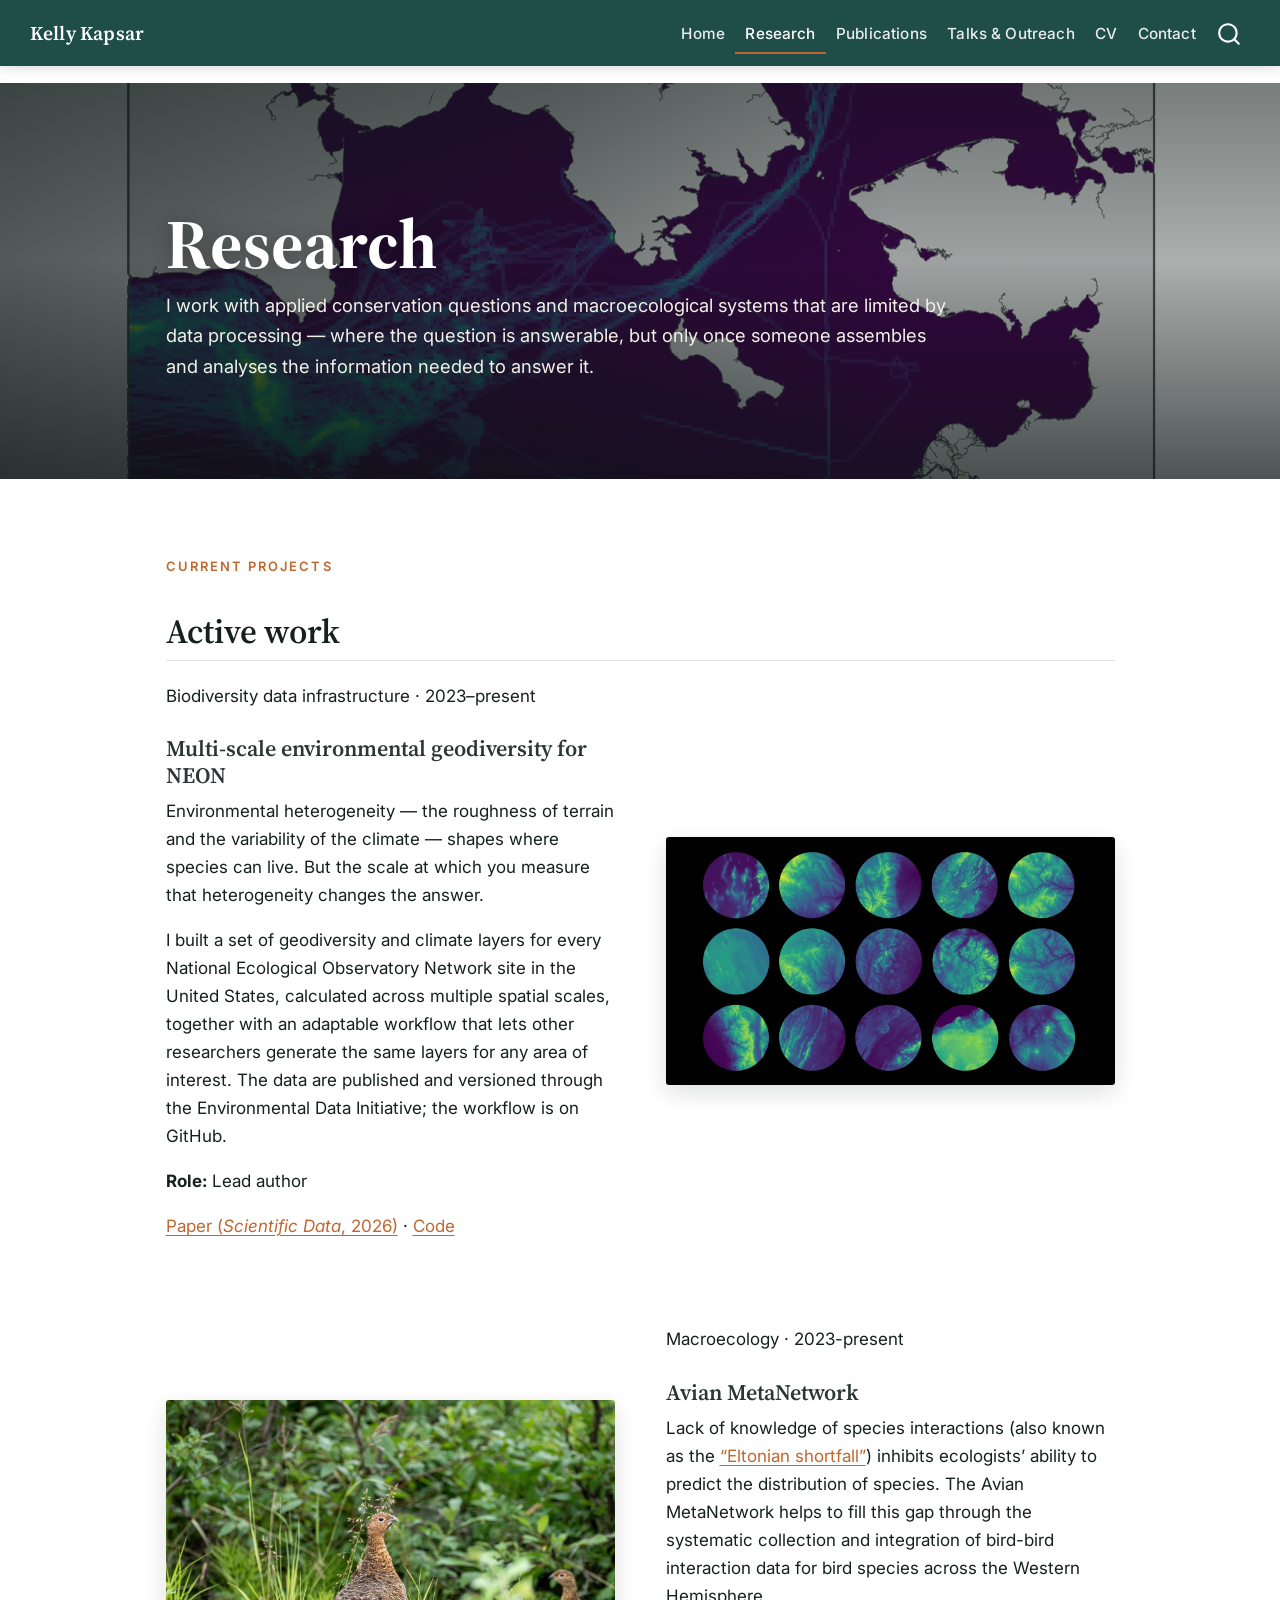
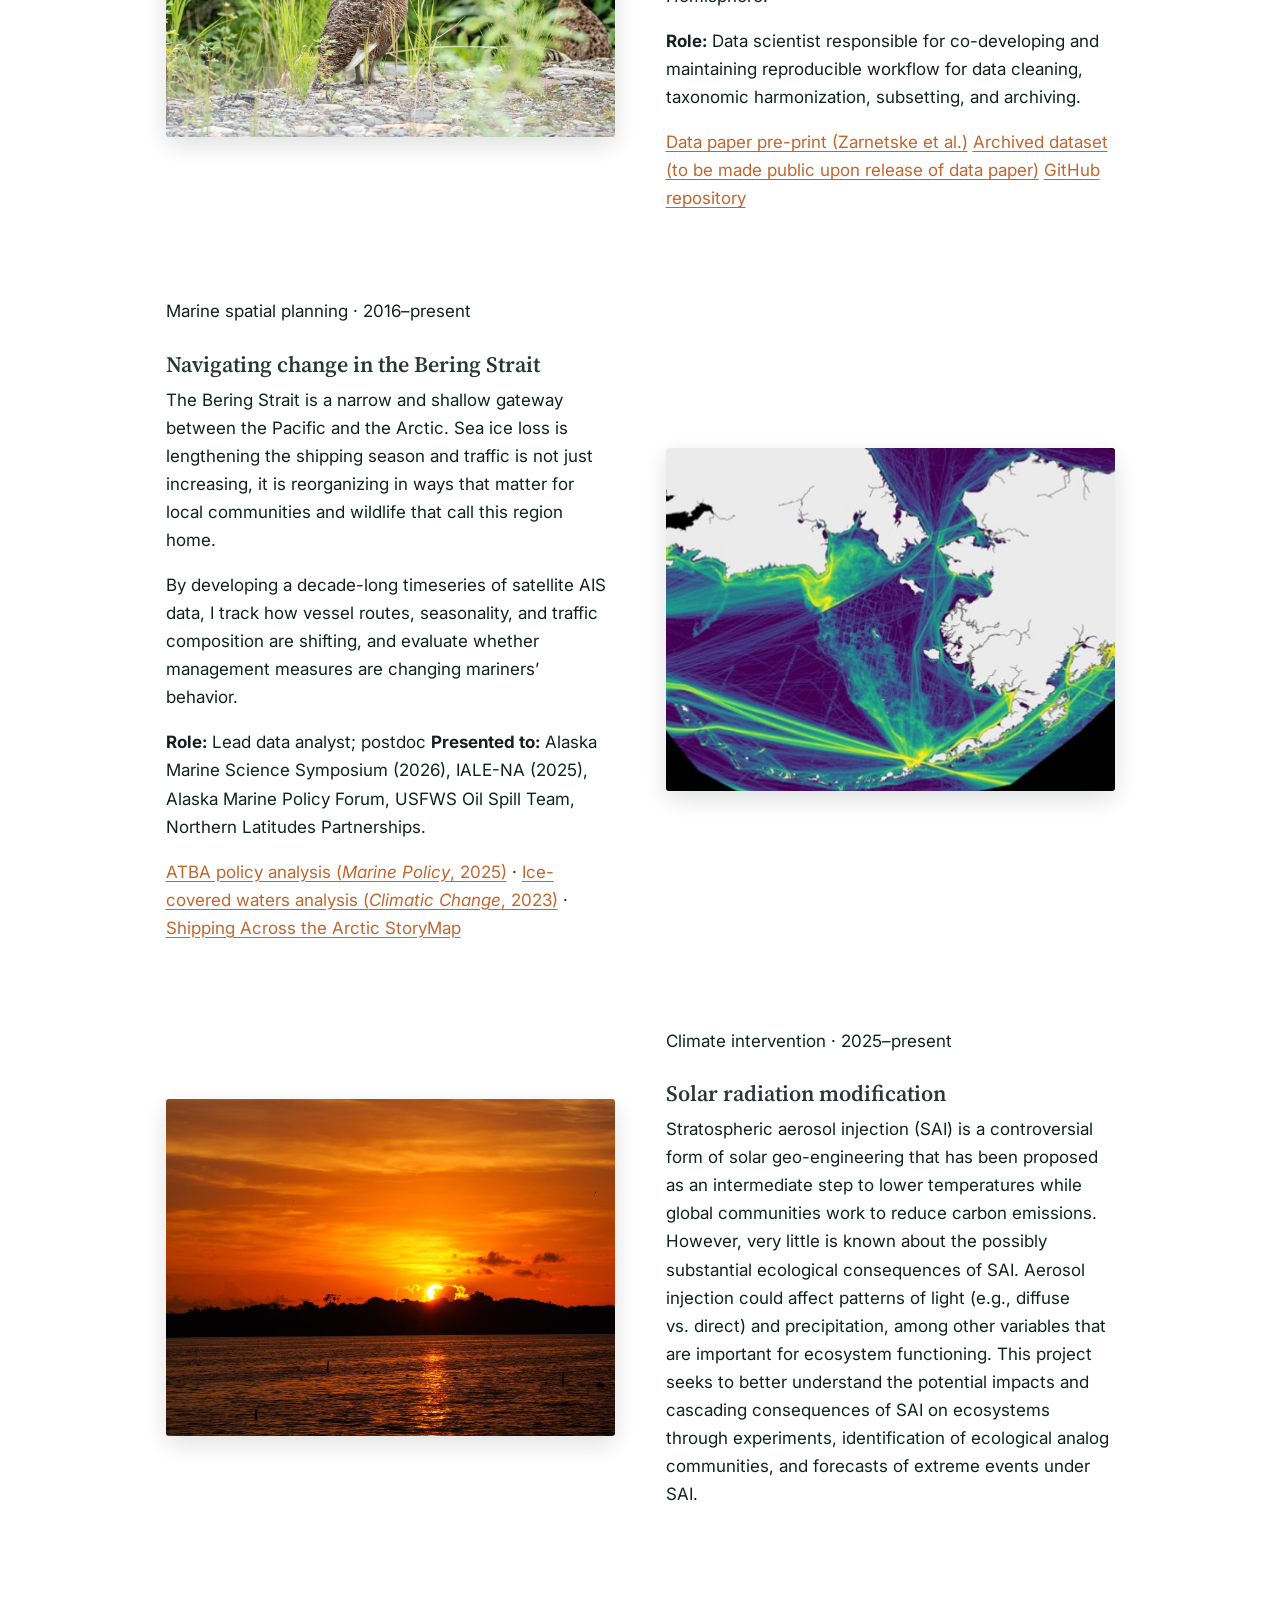
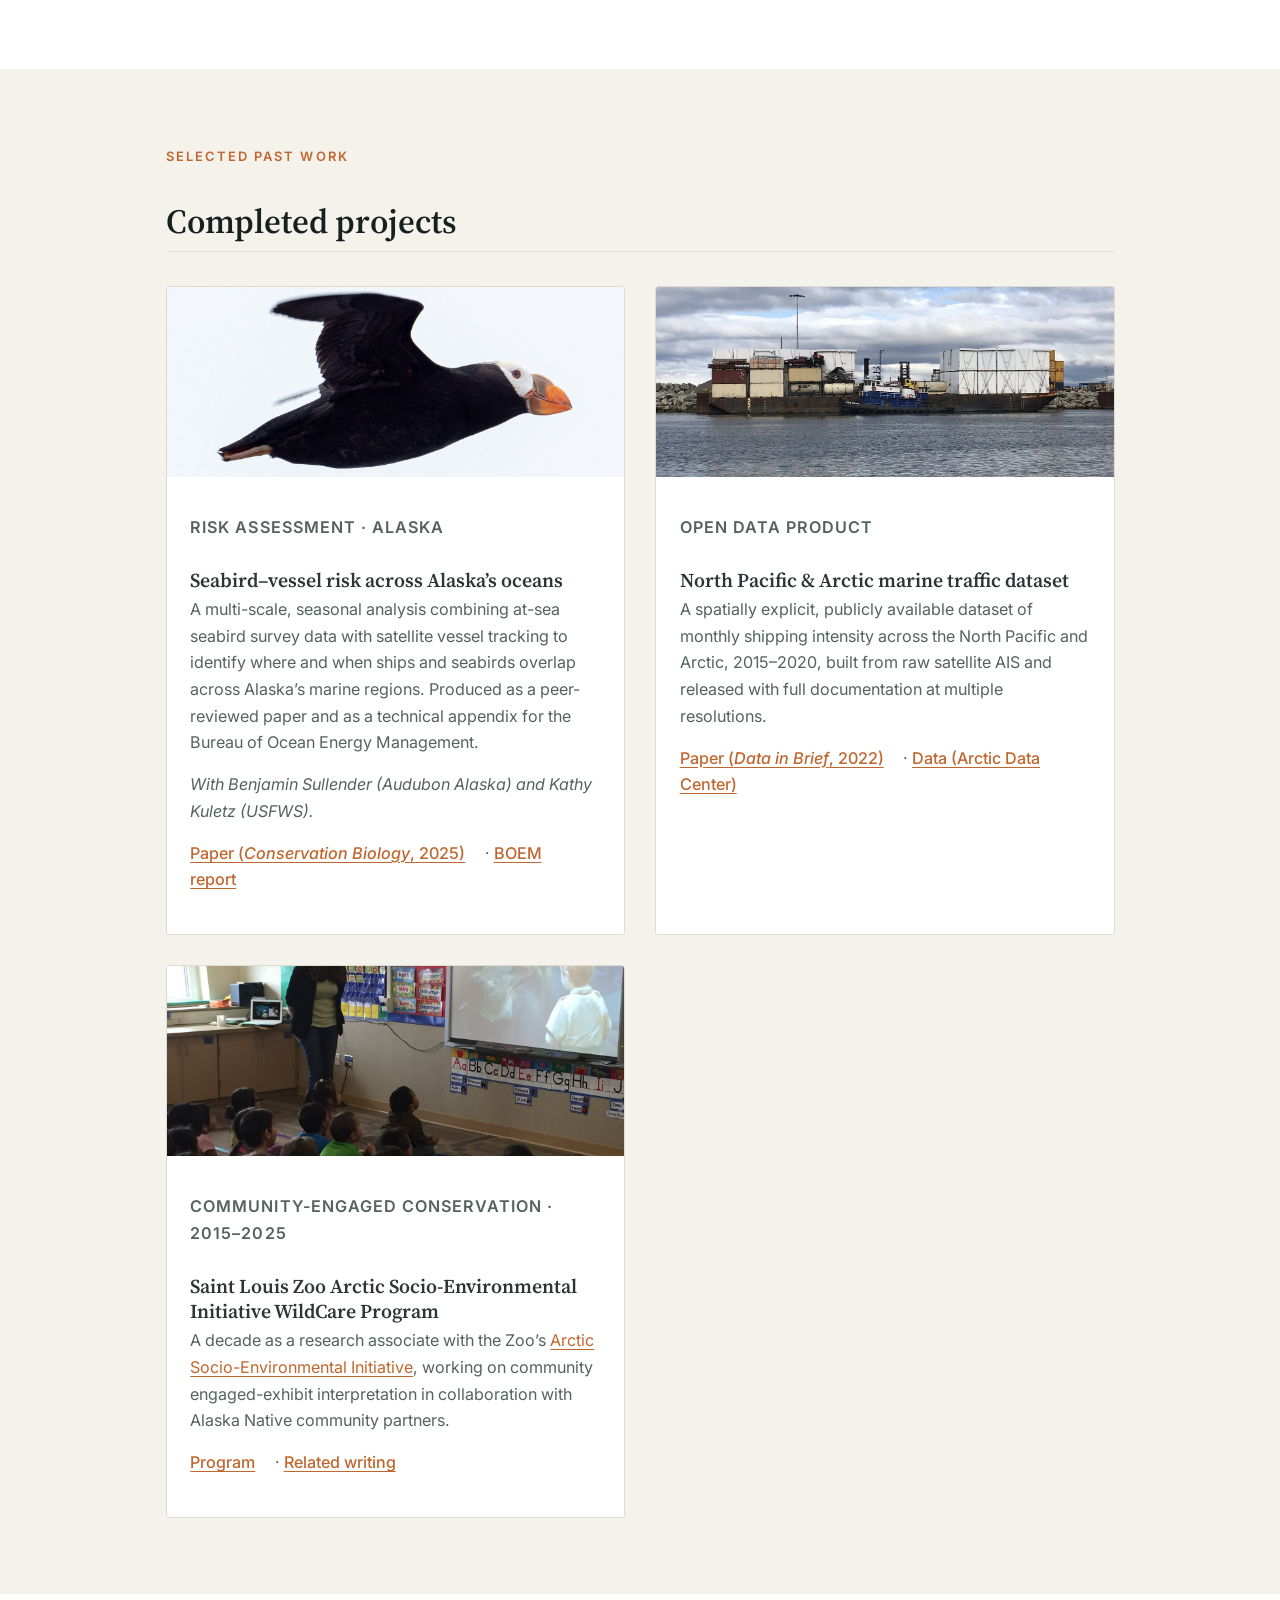
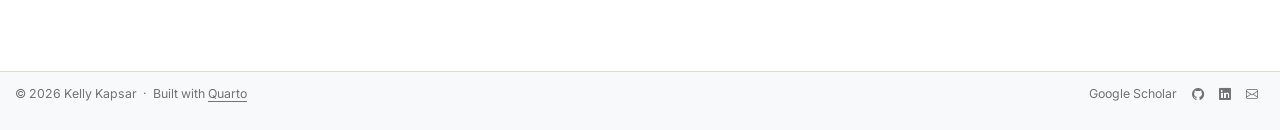
<file: research.html>
<!DOCTYPE html>
<html xmlns="http://www.w3.org/1999/xhtml" lang="en" xml:lang="en"><head>

<meta charset="utf-8">
<meta name="generator" content="quarto-1.10.18">

<meta name="viewport" content="width=device-width, initial-scale=1.0, user-scalable=yes">


<title>Research | Kelly Kapsar – Kelly Kapsar</title>
<style>
/* Default styles provided by pandoc.
** See https://pandoc.org/MANUAL.html#variables-for-html for config info.
*/
span.smallcaps{font-variant: small-caps;}
div.columns{display: flex; gap: 1.5em;}
div.column{flex: auto;}
@media screen {
div.columns{gap: min(4vw, 1.5em);}
div.column{overflow-x: auto;}
}
div.hanging-indent{margin-left: 1.5em; text-indent: -1.5em;}
ul.task-list{list-style: none;}
ul.task-list li input[type="checkbox"] {
  width: 0.8em;
  margin: 0 0.8em 0.2em -1em; /* quarto-specific, see https://github.com/quarto-dev/quarto-cli/issues/4556 */ 
  vertical-align: middle;
}
</style>


<script src="site_libs/quarto-nav/quarto-nav.js"></script>
<script src="site_libs/quarto-nav/headroom.min.js"></script>
<script src="site_libs/clipboard/clipboard.min.js"></script>
<script src="site_libs/quarto-search/autocomplete.umd.js"></script>
<script src="site_libs/quarto-search/fuse.min.js"></script>
<script src="site_libs/quarto-search/quarto-search.js"></script>
<meta name="quarto:offset" content="./">
<link href="./images/favicon.png" rel="icon" type="image/png">
<script src="site_libs/quarto-html/quarto.js" type="module"></script>
<script src="site_libs/quarto-html/tabsets/tabsets.js" type="module"></script>
<script src="site_libs/quarto-html/popper.min.js"></script>
<script src="site_libs/quarto-html/tippy.umd.min.js"></script>
<link href="site_libs/quarto-html/tippy.css" rel="stylesheet">
<link href="site_libs/quarto-html/quarto-syntax-highlighting-64a204ab8560d761af7679ceaba22944.css" rel="stylesheet" id="quarto-text-highlighting-styles">
<script src="site_libs/bootstrap/bootstrap.min.js"></script>
<link href="site_libs/bootstrap/bootstrap-icons.css" rel="stylesheet">
<link href="site_libs/bootstrap/bootstrap-1cb577cf39d8fe588f45f08cde91324f.min.css" rel="stylesheet" append-hash="true" id="quarto-bootstrap" data-mode="light">
<script id="quarto-search-options" type="application/json">{
  "location": "navbar",
  "copy-button": false,
  "collapse-after": 3,
  "panel-placement": "end",
  "type": "overlay",
  "limit": 50,
  "keyboard-shortcut": [
    "f",
    "/",
    "s"
  ],
  "show-item-context": false,
  "language": {
    "search-no-results-text": "No results",
    "search-matching-documents-text": "matching documents",
    "search-copy-link-title": "Copy link to search",
    "search-hide-matches-text": "Hide additional matches",
    "search-more-match-text": "more match in this document",
    "search-more-matches-text": "more matches in this document",
    "search-clear-button-title": "Clear",
    "search-text-placeholder": "",
    "search-detached-cancel-button-title": "Cancel",
    "search-submit-button-title": "Submit",
    "search-label": "Search"
  }
}</script>
<style>html{ scroll-behavior: smooth; }</style>


<meta property="og:title" content="Research | Kelly Kapsar">
<meta property="og:image" content="https://kellykapsar.github.io/images/project-neon.jpg">
<meta property="og:site_name" content="Kelly Kapsar">
<meta name="twitter:title" content="Research | Kelly Kapsar">
<meta name="twitter:image" content="https://kellykapsar.github.io/images/project-neon.jpg">
<meta name="twitter:card" content="summary_large_image">
</head>

<body class="nav-fixed quarto-light">

<div id="quarto-search-results"></div>
  <header id="quarto-header" class="headroom fixed-top">
    <nav class="navbar navbar-expand-lg " data-bs-theme="dark">
      <div class="navbar-container container-fluid">
      <div class="navbar-brand-container mx-auto">
    <a class="navbar-brand" href="./index.html">
    <span class="navbar-title">Kelly Kapsar</span>
    </a>
  </div>
            <div id="quarto-search" class="" title="Search"></div>
          <button class="navbar-toggler" type="button" data-bs-toggle="collapse" data-bs-target="#navbarCollapse" aria-controls="navbarCollapse" role="menu" aria-expanded="false" aria-label="Toggle navigation" onclick="if (window.quartoToggleHeadroom) { window.quartoToggleHeadroom(); }">
  <span class="navbar-toggler-icon"></span>
</button>
          <div class="collapse navbar-collapse" id="navbarCollapse">
            <ul class="navbar-nav navbar-nav-scroll ms-auto">
  <li class="nav-item">
    <a class="nav-link" href="./index.html"> 
<span class="menu-text">Home</span></a>
  </li>  
  <li class="nav-item">
    <a class="nav-link active" href="./research.html" aria-current="page"> 
<span class="menu-text">Research</span></a>
  </li>  
  <li class="nav-item">
    <a class="nav-link" href="./publications.html"> 
<span class="menu-text">Publications</span></a>
  </li>  
  <li class="nav-item">
    <a class="nav-link" href="./talks.html"> 
<span class="menu-text">Talks &amp; Outreach</span></a>
  </li>  
  <li class="nav-item">
    <a class="nav-link" href="./cv.html"> 
<span class="menu-text">CV</span></a>
  </li>  
  <li class="nav-item">
    <a class="nav-link" href="./contact.html"> 
<span class="menu-text">Contact</span></a>
  </li>  
</ul>
          </div> <!-- /navcollapse -->
            <div class="quarto-navbar-tools">
</div>
      </div> <!-- /container-fluid -->
    </nav>
</header>
<!-- content -->
<div id="quarto-content" class="quarto-container page-columns page-rows-contents page-layout-full page-navbar">
<!-- sidebar -->
<!-- margin-sidebar -->
    
<!-- main -->
<main class="content column-page" id="quarto-document-content">

<header id="title-block-header" class="quarto-title-block default">
<div class="quarto-title">
<h1 class="title">Research</h1>
</div>



<div class="quarto-title-meta column-page">

    
  
    
  </div>
  


</header>


<div class="hero hero-sm">
<video class="hero-video" autoplay="" loop="" muted="" playsinline="" poster="images/hero-research.jpg">
  <source src="images/hero-research.mp4" type="video/mp4">
</video>
<section id="research" class="level1 hero-inner">
<h1>Research</h1>
<div class="lede">
<p>I work with applied conservation questions and macroecological systems that are limited by data processing — where the question is answerable, but only once someone assembles and analyses the information needed to answer it.</p>
</div>
</section>
</div>
<div class="band">
<div class="band-inner">
<div class="section-label">
<p>Current projects</p>
</div>
<section id="active-work" class="level2">
<h2 data-anchor-id="active-work">Active work</h2>
<!-- ------------------------------------------------------------------ -->
<div id="neon" class="feature">
<div class="feature-text">
<div class="pc-meta">
<p>Biodiversity data infrastructure · 2023–present</p>
</div>
<section id="multi-scale-environmental-geodiversity-for-neon" class="level3">
<h3 data-anchor-id="multi-scale-environmental-geodiversity-for-neon">Multi-scale environmental geodiversity for NEON</h3>
<p>Environmental heterogeneity — the roughness of terrain and the variability of the climate — shapes where species can live. But the scale at which you measure that heterogeneity changes the answer.</p>
<p>I built a set of geodiversity and climate layers for every National Ecological Observatory Network site in the United States, calculated across multiple spatial scales, together with an adaptable workflow that lets other researchers generate the same layers for any area of interest. The data are published and versioned through the Environmental Data Initiative; the workflow is on GitHub.</p>
<p><strong>Role:</strong> Lead author</p>
<p><a href="https://doi.org/10.1038/s41597-026-07613-5">Paper (<em>Scientific Data</em>, 2026)</a> · <a href="https://github.com/kellykapsar">Code</a></p>
</section>
</div>
<div class="feature-img">
<p><img src="images/project-neon.jpg" class="img-fluid"></p>
</div>
</div>
<!-- ------------------------------------------------------------------ -->
<div id="metanetwork" class="feature reverse">
<div class="feature-text">
<div class="pc-meta">
<p>Macroecology · 2023-present</p>
</div>
<section id="avian-metanetwork" class="level3">
<h3 data-anchor-id="avian-metanetwork">Avian MetaNetwork</h3>
<p>Lack of knowledge of species interactions (also known as the <a href="https://www.annualreviews.org/content/journals/10.1146/annurev-ecolsys-112414-054400">“Eltonian shortfall”</a>) inhibits ecologists’ ability to predict the distribution of species. The Avian MetaNetwork helps to fill this gap through the systematic collection and integration of bird-bird interaction data for bird species across the Western Hemisphere.</p>
<p><strong>Role:</strong> Data scientist responsible for co-developing and maintaining reproducible workflow for data cleaning, taxonomic harmonization, subsetting, and archiving.</p>
<p><a href="https://www.biorxiv.org/content/10.64898/2026.05.11.723238v1.full.pdf">Data paper pre-print (Zarnetske et al.)</a> <a href="https://portal.edirepository.org/nis/mapbrowse?packageid=edi.2278.2">Archived dataset (to be made public upon release of data paper)</a> <a href="https://github.com/AvianMetaNetwork/AvianMetaNetwork">GitHub repository</a></p>
</section>
</div>
<div class="feature-img">
<p><img src="images/project-metanetwork.jpg" class="img-fluid"></p>
</div>
</div>
<!-- ------------------------------------------------------------------ -->
<div id="bering" class="feature">
<div class="feature-text">
<div class="pc-meta">
<p>Marine spatial planning · 2016–present</p>
</div>
<section id="navigating-change-in-the-bering-strait" class="level3">
<h3 data-anchor-id="navigating-change-in-the-bering-strait">Navigating change in the Bering Strait</h3>
<p>The Bering Strait is a narrow and shallow gateway between the Pacific and the Arctic. Sea ice loss is lengthening the shipping season and traffic is not just increasing, it is reorganizing in ways that matter for local communities and wildlife that call this region home.</p>
<p>By developing a decade-long timeseries of satellite AIS data, I track how vessel routes, seasonality, and traffic composition are shifting, and evaluate whether management measures are changing mariners’ behavior.</p>
<p><strong>Role:</strong> Lead data analyst; postdoc <strong>Presented to:</strong> Alaska Marine Science Symposium (2026), IALE-NA (2025), Alaska Marine Policy Forum, USFWS Oil Spill Team, Northern Latitudes Partnerships.</p>
<p><a href="https://doi.org/10.1016/j.marpol.2025.106849">ATBA policy analysis (<em>Marine Policy</em>, 2025)</a> · <a href="https://doi.org/10.1007/s10584-023-03568-3">Ice-covered waters analysis (<em>Climatic Change</em>, 2023)</a> · <a href="https://storymaps.arcgis.com/stories/8b3d286071cf4df2a443c0ccfbecda60">Shipping Across the Arctic StoryMap</a></p>
</section>
</div>
<div class="feature-img">
<p><img src="images/project-bering.jpg" class="img-fluid"></p>
</div>
</div>
<!-- ------------------------------------------------------------------ -->
<div id="srm" class="feature reverse">
<div class="feature-text">
<div class="pc-meta">
<p>Climate intervention · 2025–present</p>
</div>
<section id="solar-radiation-modification" class="level3">
<h3 data-anchor-id="solar-radiation-modification">Solar radiation modification</h3>
<p>Stratospheric aerosol injection (SAI) is a controversial form of solar geo-engineering that has been proposed as an intermediate step to lower temperatures while global communities work to reduce carbon emissions. However, very little is known about the possibly substantial ecological consequences of SAI. Aerosol injection could affect patterns of light (e.g., diffuse vs.&nbsp;direct) and precipitation, among other variables that are important for ecosystem functioning. This project seeks to better understand the potential impacts and cascading consequences of SAI on ecosystems through experiments, identification of ecological analog communities, and forecasts of extreme events under SAI.</p>
</section>
</div>
<div class="feature-img">
<p><img src="images/project-srm.jpg" class="img-fluid"></p>
</div>
</div>
</section>
</div>
</div>
<!-- ====================================================================== -->
<div class="band band-sand">
<div class="band-inner">
<div class="section-label">
<p>Selected past work</p>
</div>
<section id="completed-projects" class="level2">
<h2 data-anchor-id="completed-projects">Completed projects</h2>
<div class="project-grid">
<div class="project-card">
<p><img src="images/past-seabirds.jpg" class="img-fluid"></p>
<div class="pc-body">
<div class="pc-meta">
<p>Risk assessment · Alaska</p>
</div>
<section id="seabirdvessel-risk-across-alaskas-oceans" class="level3">
<h3 data-anchor-id="seabirdvessel-risk-across-alaskas-oceans">Seabird–vessel risk across Alaska’s oceans</h3>
<p>A multi-scale, seasonal analysis combining at-sea seabird survey data with satellite vessel tracking to identify where and when ships and seabirds overlap across Alaska’s marine regions. Produced as a peer-reviewed paper and as a technical appendix for the Bureau of Ocean Energy Management.</p>
<p><em>With Benjamin Sullender (Audubon Alaska) and Kathy Kuletz (USFWS).</em></p>
<div class="pc-links">
<p><a href="https://doi.org/10.1111/cobi.70115">Paper (<em>Conservation Biology</em>, 2025)</a> · <a href="https://www.boem.gov/regions/alaska-ocs-region/scientific-and-technical-publications-2022">BOEM report</a></p>
</div>
</section>
</div>
</div>
<div class="project-card">
<p><img src="images/past-ais.jpg" class="img-fluid"></p>
<div class="pc-body">
<div class="pc-meta">
<p>Open data product</p>
</div>
<section id="north-pacific-arctic-marine-traffic-dataset" class="level3">
<h3 data-anchor-id="north-pacific-arctic-marine-traffic-dataset">North Pacific &amp; Arctic marine traffic dataset</h3>
<p>A spatially explicit, publicly available dataset of monthly shipping intensity across the North Pacific and Arctic, 2015–2020, built from raw satellite AIS and released with full documentation at multiple resolutions.</p>
<div class="pc-links">
<p><a href="https://doi.org/10.1016/j.dib.2022.108531">Paper (<em>Data in Brief</em>, 2022)</a> · <a href="https://doi.org/10.18739/A2J678Z16">Data (Arctic Data Center)</a></p>
</div>
</section>
</div>
</div>
<div class="project-card">
<p><img src="images/past-zoo.jpg" class="img-fluid"></p>
<div class="pc-body">
<div class="pc-meta">
<p>Community-engaged conservation · 2015–2025</p>
</div>
<section id="saint-louis-zoo-arctic-socio-environmental-initiative-wildcare-program" class="level3">
<h3 data-anchor-id="saint-louis-zoo-arctic-socio-environmental-initiative-wildcare-program">Saint Louis Zoo Arctic Socio-Environmental Initiative WildCare Program</h3>
<p>A decade as a research associate with the Zoo’s <a href="https://stlzoo.org/alaska">Arctic Socio-Environmental Initiative</a>, working on community engaged-exhibit interpretation in collaboration with Alaska Native community partners.</p>
<div class="pc-links">
<p><a href="https://stlzoo.org/">Program</a> · <a href="https://natureecoevocommunity.nature.com/users/178448-kelly-kapsar">Related writing</a></p>
</div>
</section>
</div>
</div>
</div>
</section>
</div>
</div>



</main> <!-- /main -->
<script id="quarto-html-after-body" type="application/javascript">
  window.document.addEventListener("DOMContentLoaded", function (event) {
    const isCodeAnnotation = (el) => {
      for (const clz of el.classList) {
        if (clz.startsWith('code-annotation-')) {                     
          return true;
        }
      }
      return false;
    }
    const onCopySuccess = function(e) {
      // button target
      const button = e.trigger;
      // don't keep focus
      button.blur();
      // flash "checked"
      button.classList.add('code-copy-button-checked');
      var currentTitle = button.getAttribute("title");
      button.setAttribute("title", "Copied!");
      let tooltip;
      if (window.bootstrap) {
        button.setAttribute("data-bs-toggle", "tooltip");
        button.setAttribute("data-bs-placement", "left");
        button.setAttribute("data-bs-title", "Copied!");
        tooltip = new bootstrap.Tooltip(button, 
          { trigger: "manual", 
            customClass: "code-copy-button-tooltip",
            offset: [0, -8]});
        tooltip.show();    
      }
      setTimeout(function() {
        if (tooltip) {
          tooltip.hide();
          button.removeAttribute("data-bs-title");
          button.removeAttribute("data-bs-toggle");
          button.removeAttribute("data-bs-placement");
        }
        button.setAttribute("title", currentTitle);
        button.classList.remove('code-copy-button-checked');
      }, 1000);
      // clear code selection
      e.clearSelection();
    }
    const getTextToCopy = function(trigger) {
      const outerScaffold = trigger.parentElement.cloneNode(true);
      const codeEl = outerScaffold.querySelector('code');
      for (const childEl of codeEl.children) {
        if (isCodeAnnotation(childEl)) {
          childEl.remove();
        }
      }
      return codeEl.innerText;
    }
    const clipboard = new window.ClipboardJS('.code-copy-button:not([data-in-quarto-modal])', {
      text: getTextToCopy
    });
    clipboard.on('success', onCopySuccess);
    if (window.document.getElementById('quarto-embedded-source-code-modal')) {
      const clipboardModal = new window.ClipboardJS('.code-copy-button[data-in-quarto-modal]', {
        text: getTextToCopy,
        container: window.document.getElementById('quarto-embedded-source-code-modal')
      });
      clipboardModal.on('success', onCopySuccess);
    }
      var localhostRegex = new RegExp(/^(?:http|https):\/\/localhost\:?[0-9]*\//);
      var mailtoRegex = new RegExp(/^mailto:/);
        var filterRegex = new RegExp("https:\/\/kellykapsar\.github\.io");
      var isInternal = (href) => {
          return filterRegex.test(href) || localhostRegex.test(href) || mailtoRegex.test(href);
      }
      // Inspect non-navigation links and adorn them if external
     var links = window.document.querySelectorAll('a[href]:not(.nav-link):not(.navbar-brand):not(.toc-action):not(.sidebar-link):not(.sidebar-item-toggle):not(.pagination-link):not(.no-external):not([aria-hidden]):not(.dropdown-item):not(.quarto-navigation-tool):not(.about-link)');
      for (var i=0; i<links.length; i++) {
        const link = links[i];
        if (!isInternal(link.href)) {
          // undo the damage that might have been done by quarto-nav.js in the case of
          // links that we want to consider external
          if (link.dataset.originalHref !== undefined) {
            link.href = link.dataset.originalHref;
          }
            // target, if specified
            link.setAttribute("target", "_blank");
            if (link.getAttribute("rel") === null) {
              link.setAttribute("rel", "noopener");
            }
        }
      }
    function tippyHover(el, contentFn, onTriggerFn, onUntriggerFn) {
      const config = {
        allowHTML: true,
        maxWidth: 500,
        delay: 100,
        arrow: false,
        appendTo: function(el) {
            return el.parentElement;
        },
        interactive: true,
        interactiveBorder: 10,
        theme: 'quarto',
        placement: 'bottom-start',
      };
      if (contentFn) {
        config.content = contentFn;
      }
      if (onTriggerFn) {
        config.onTrigger = onTriggerFn;
      }
      if (onUntriggerFn) {
        config.onUntrigger = onUntriggerFn;
      }
      window.tippy(el, config); 
    }
    const noterefs = window.document.querySelectorAll('a[role="doc-noteref"]');
    for (var i=0; i<noterefs.length; i++) {
      const ref = noterefs[i];
      tippyHover(ref, function() {
        // use id or data attribute instead here
        let href = ref.getAttribute('data-footnote-href') || ref.getAttribute('href');
        try { href = new URL(href).hash; } catch {}
        const id = href.replace(/^#\/?/, "");
        const note = window.document.getElementById(id);
        if (note) {
          return note.innerHTML;
        } else {
          return "";
        }
      });
    }
    const xrefs = window.document.querySelectorAll('a.quarto-xref');
    const processXRef = (id, note) => {
      // Strip column container classes
      const stripColumnClz = (el) => {
        el.classList.remove("page-full", "page-columns");
        if (el.children) {
          for (const child of el.children) {
            stripColumnClz(child);
          }
        }
      }
      stripColumnClz(note)
      if (id === null || id.startsWith('sec-')) {
        // Special case sections, only their first couple elements
        const container = document.createElement("div");
        if (note.children && note.children.length > 2) {
          container.appendChild(note.children[0].cloneNode(true));
          for (let i = 1; i < note.children.length; i++) {
            const child = note.children[i];
            if (child.tagName === "P" && child.innerText === "") {
              continue;
            } else {
              container.appendChild(child.cloneNode(true));
              break;
            }
          }
          if (window.Quarto?.typesetMath) {
            window.Quarto.typesetMath(container);
          }
          return container.innerHTML
        } else {
          if (window.Quarto?.typesetMath) {
            window.Quarto.typesetMath(note);
          }
          return note.innerHTML;
        }
      } else {
        // Remove any anchor links if they are present
        const anchorLink = note.querySelector('a.anchorjs-link');
        if (anchorLink) {
          anchorLink.remove();
        }
        if (window.Quarto?.typesetMath) {
          window.Quarto.typesetMath(note);
        }
        if (note.classList.contains("callout")) {
          return note.outerHTML;
        } else {
          return note.innerHTML;
        }
      }
    }
    for (var i=0; i<xrefs.length; i++) {
      const xref = xrefs[i];
      tippyHover(xref, undefined, function(instance) {
        instance.disable();
        let url = xref.getAttribute('href');
        let hash = undefined; 
        if (url.startsWith('#')) {
          hash = url;
        } else {
          try { hash = new URL(url).hash; } catch {}
        }
        if (hash) {
          const id = hash.replace(/^#\/?/, "");
          const note = window.document.getElementById(id);
          if (note !== null) {
            try {
              const html = processXRef(id, note.cloneNode(true));
              instance.setContent(html);
            } finally {
              instance.enable();
              instance.show();
            }
          } else {
            // See if we can fetch this
            fetch(url.split('#')[0])
            .then(res => res.text())
            .then(html => {
              const parser = new DOMParser();
              const htmlDoc = parser.parseFromString(html, "text/html");
              const note = htmlDoc.getElementById(id);
              if (note !== null) {
                const html = processXRef(id, note);
                instance.setContent(html);
              } 
            }).finally(() => {
              instance.enable();
              instance.show();
            });
          }
        } else {
          // See if we can fetch a full url (with no hash to target)
          // This is a special case and we should probably do some content thinning / targeting
          fetch(url)
          .then(res => res.text())
          .then(html => {
            const parser = new DOMParser();
            const htmlDoc = parser.parseFromString(html, "text/html");
            const note = htmlDoc.querySelector('main.content');
            if (note !== null) {
              // This should only happen for chapter cross references
              // (since there is no id in the URL)
              // remove the first header
              if (note.children.length > 0 && note.children[0].tagName === "HEADER") {
                note.children[0].remove();
              }
              const html = processXRef(null, note);
              instance.setContent(html);
            } 
          }).finally(() => {
            instance.enable();
            instance.show();
          });
        }
      }, function(instance) {
      });
    }
        let selectedAnnoteEl;
        const selectorForAnnotation = ( cell, annotation) => {
          let cellAttr = 'data-code-cell="' + cell + '"';
          let lineAttr = 'data-code-annotation="' +  annotation + '"';
          const selector = 'span[' + cellAttr + '][' + lineAttr + ']';
          return selector;
        }
        const selectCodeLines = (annoteEl) => {
          const doc = window.document;
          const targetCell = annoteEl.getAttribute("data-target-cell");
          const targetAnnotation = annoteEl.getAttribute("data-target-annotation");
          const annoteSpan = window.document.querySelector(selectorForAnnotation(targetCell, targetAnnotation));
          const lines = annoteSpan.getAttribute("data-code-lines").split(",");
          const lineIds = lines.map((line) => {
            return targetCell + "-" + line;
          })
          let top = null;
          let height = null;
          let parent = null;
          if (lineIds.length > 0) {
              //compute the position of the single el (top and bottom and make a div)
              const el = window.document.getElementById(lineIds[0]);
              top = el.offsetTop;
              height = el.offsetHeight;
              parent = el.parentElement.parentElement;
            if (lineIds.length > 1) {
              const lastEl = window.document.getElementById(lineIds[lineIds.length - 1]);
              const bottom = lastEl.offsetTop + lastEl.offsetHeight;
              height = bottom - top;
            }
            if (top !== null && height !== null && parent !== null) {
              // cook up a div (if necessary) and position it 
              let div = window.document.getElementById("code-annotation-line-highlight");
              if (div === null) {
                div = window.document.createElement("div");
                div.setAttribute("id", "code-annotation-line-highlight");
                div.style.position = 'absolute';
                parent.appendChild(div);
              }
              div.style.top = top - 2 + "px";
              div.style.height = height + 4 + "px";
              div.style.left = 0;
              let gutterDiv = window.document.getElementById("code-annotation-line-highlight-gutter");
              if (gutterDiv === null) {
                gutterDiv = window.document.createElement("div");
                gutterDiv.setAttribute("id", "code-annotation-line-highlight-gutter");
                gutterDiv.style.position = 'absolute';
                const codeCell = window.document.getElementById(targetCell);
                const gutter = codeCell.querySelector('.code-annotation-gutter');
                gutter.appendChild(gutterDiv);
              }
              gutterDiv.style.top = top - 2 + "px";
              gutterDiv.style.height = height + 4 + "px";
            }
            selectedAnnoteEl = annoteEl;
          }
        };
        const unselectCodeLines = () => {
          const elementsIds = ["code-annotation-line-highlight", "code-annotation-line-highlight-gutter"];
          elementsIds.forEach((elId) => {
            const div = window.document.getElementById(elId);
            if (div) {
              div.remove();
            }
          });
          selectedAnnoteEl = undefined;
        };
          // Handle positioning of the toggle
      window.addEventListener(
        "resize",
        throttle(() => {
          elRect = undefined;
          if (selectedAnnoteEl) {
            selectCodeLines(selectedAnnoteEl);
          }
        }, 10)
      );
      function throttle(fn, ms) {
      let throttle = false;
      let timer;
        return (...args) => {
          if(!throttle) { // first call gets through
              fn.apply(this, args);
              throttle = true;
          } else { // all the others get throttled
              if(timer) clearTimeout(timer); // cancel #2
              timer = setTimeout(() => {
                fn.apply(this, args);
                timer = throttle = false;
              }, ms);
          }
        };
      }
        // Attach click handler to the DT
        const annoteDls = window.document.querySelectorAll('dt[data-target-cell]');
        for (const annoteDlNode of annoteDls) {
          annoteDlNode.addEventListener('click', (event) => {
            const clickedEl = event.target;
            if (clickedEl !== selectedAnnoteEl) {
              unselectCodeLines();
              const activeEl = window.document.querySelector('dt[data-target-cell].code-annotation-active');
              if (activeEl) {
                activeEl.classList.remove('code-annotation-active');
              }
              selectCodeLines(clickedEl);
              clickedEl.classList.add('code-annotation-active');
            } else {
              // Unselect the line
              unselectCodeLines();
              clickedEl.classList.remove('code-annotation-active');
            }
          });
        }
    const findCites = (el) => {
      const parentEl = el.parentElement;
      if (parentEl) {
        const cites = parentEl.dataset.cites;
        if (cites) {
          return {
            el,
            cites: cites.split(' ')
          };
        } else {
          return findCites(el.parentElement)
        }
      } else {
        return undefined;
      }
    };
    var bibliorefs = window.document.querySelectorAll('a[role="doc-biblioref"]');
    for (var i=0; i<bibliorefs.length; i++) {
      const ref = bibliorefs[i];
      const citeInfo = findCites(ref);
      if (citeInfo) {
        tippyHover(citeInfo.el, function() {
          var popup = window.document.createElement('div');
          citeInfo.cites.forEach(function(cite) {
            var citeDiv = window.document.createElement('div');
            citeDiv.classList.add('hanging-indent');
            citeDiv.classList.add('csl-entry');
            var biblioDiv = window.document.getElementById('ref-' + cite);
            if (biblioDiv) {
              citeDiv.innerHTML = biblioDiv.innerHTML;
            }
            popup.appendChild(citeDiv);
          });
          return popup.innerHTML;
        });
      }
    }
  });
  </script>
</div> <!-- /content -->
<footer class="footer">
  <div class="nav-footer">
    <div class="nav-footer-left">
<p>© 2026 Kelly Kapsar &nbsp;·&nbsp; Built with <a href="https://quarto.org">Quarto</a></p>
</div>   
    <div class="nav-footer-center">
      &nbsp;
    </div>
    <div class="nav-footer-right">
      <ul class="footer-items list-unstyled">
    <li class="nav-item">
    <a class="nav-link" href="https://scholar.google.com/citations?user=atrvd1AAAAAJ&amp;hl=en">
<p>Google Scholar</p>
</a>
  </li>  
    <li class="nav-item compact">
    <a class="nav-link" href="https://github.com/kellykapsar">
      <i class="bi bi-github" role="img" aria-label="GitHub">
</i> 
    </a>
  </li>  
    <li class="nav-item compact">
    <a class="nav-link" href="https://www.linkedin.com/in/kelly-kapsar-a1a2598b/">
      <i class="bi bi-linkedin" role="img" aria-label="LinkedIn">
</i> 
    </a>
  </li>  
    <li class="nav-item compact">
    <a class="nav-link" href="mailto:kelly.kapsar@gmail.com">
      <i class="bi bi-envelope" role="img" aria-label="Email">
</i> 
    </a>
  </li>  
</ul>
    </div>
  </div>
</footer>




<script src="site_libs/quarto-html/zenscroll-min.js"></script>
</body></html>
</file>
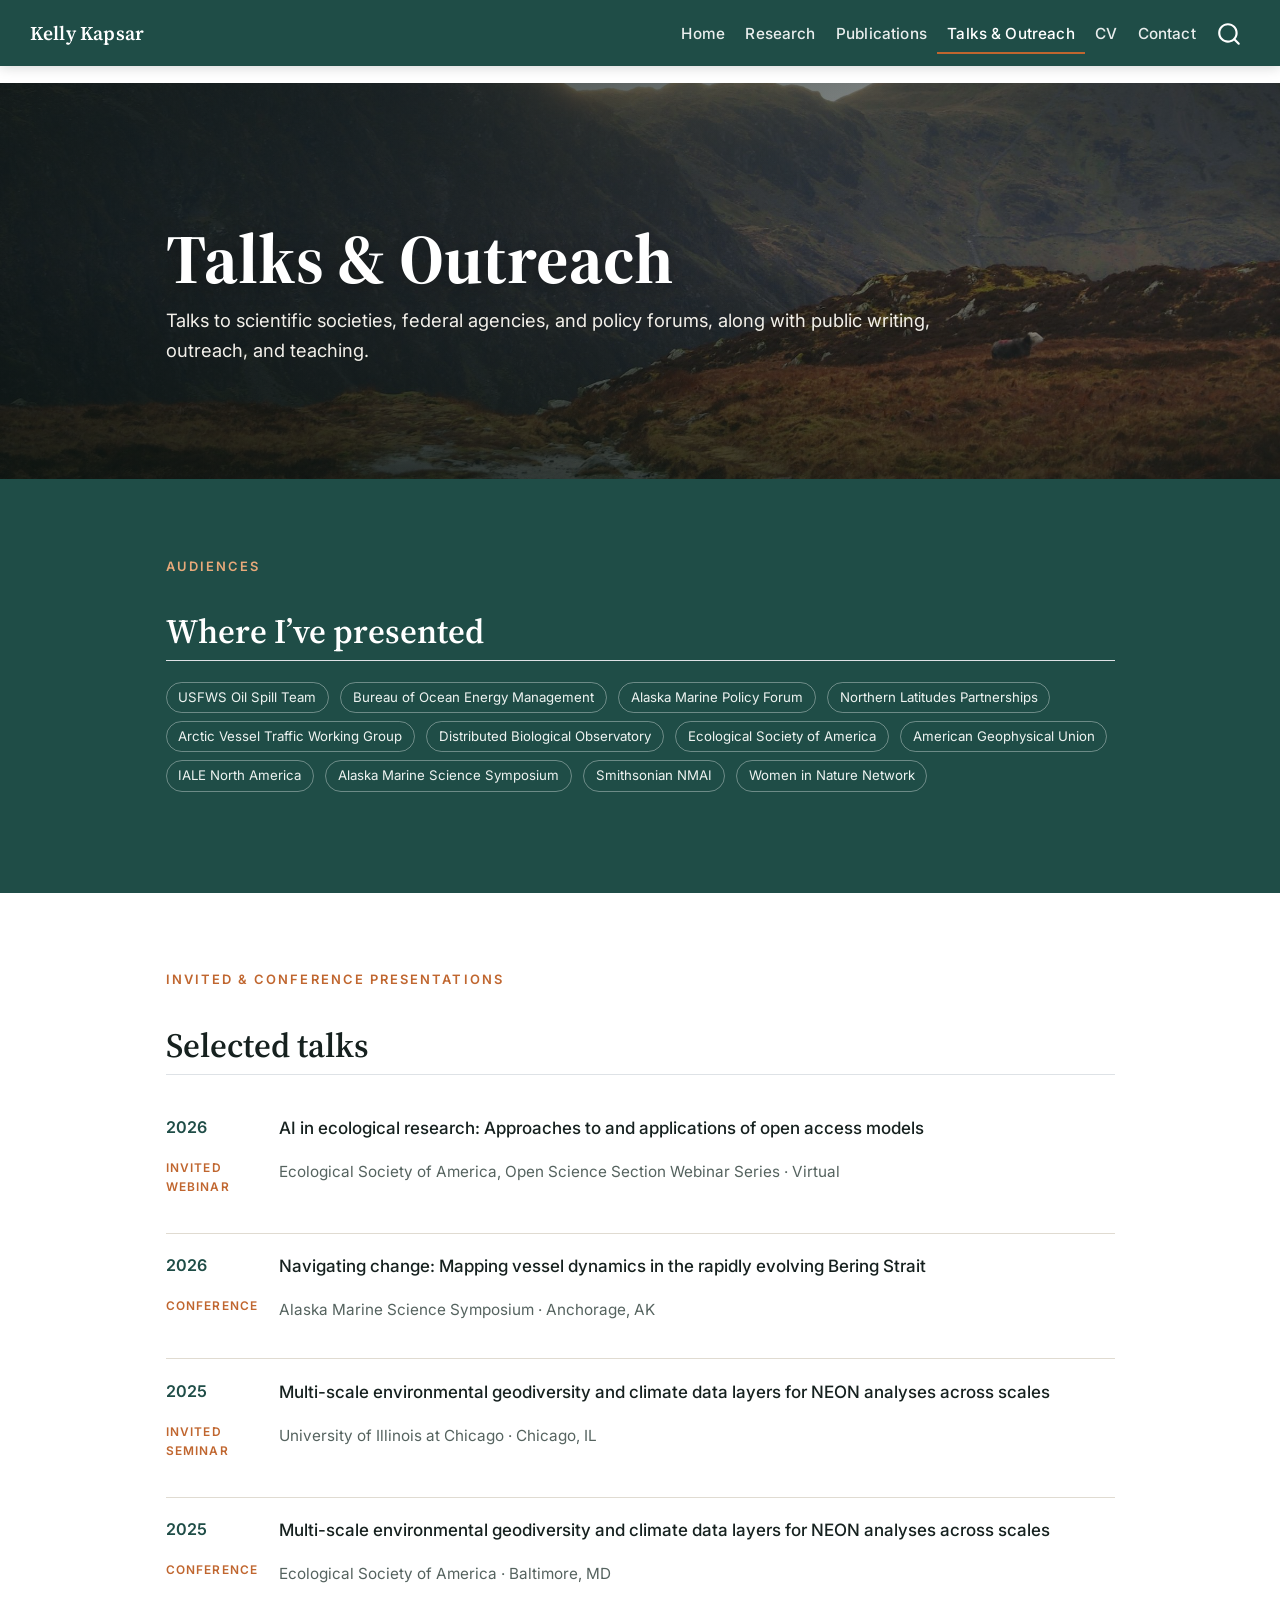
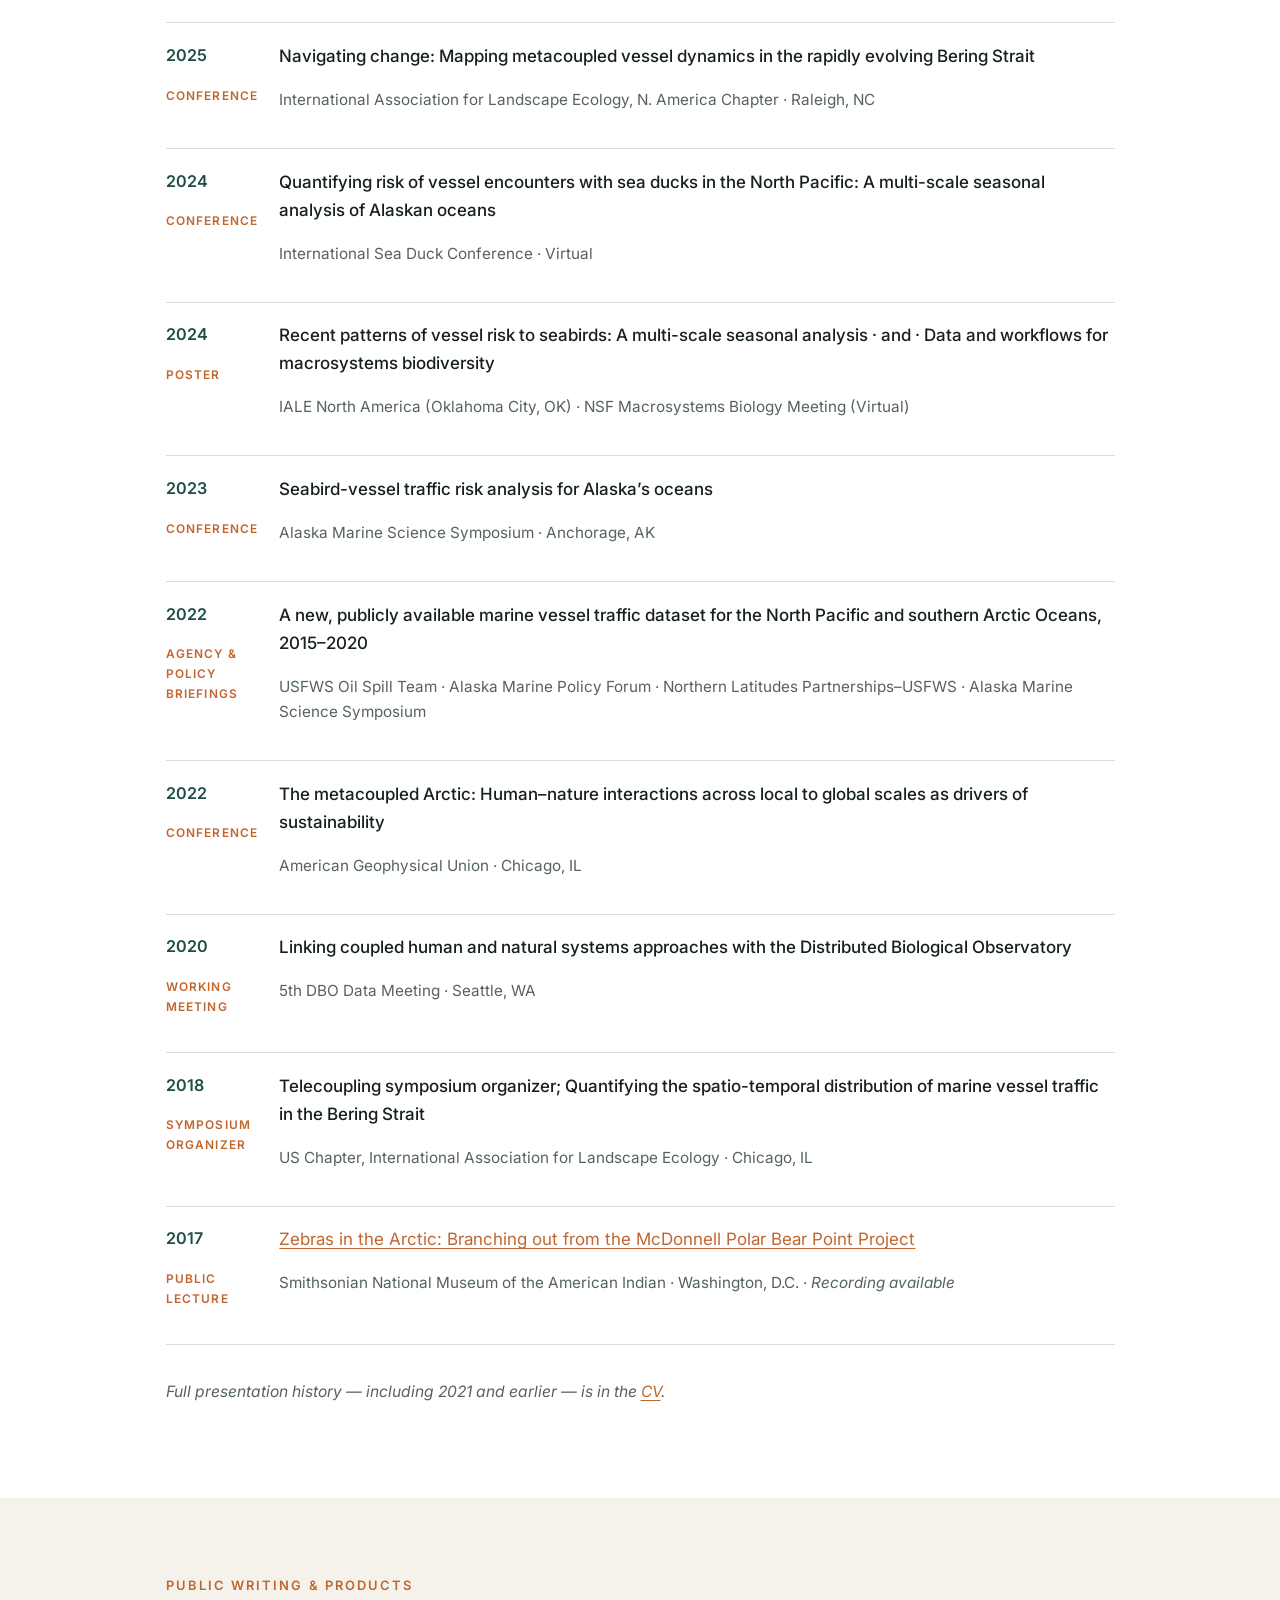
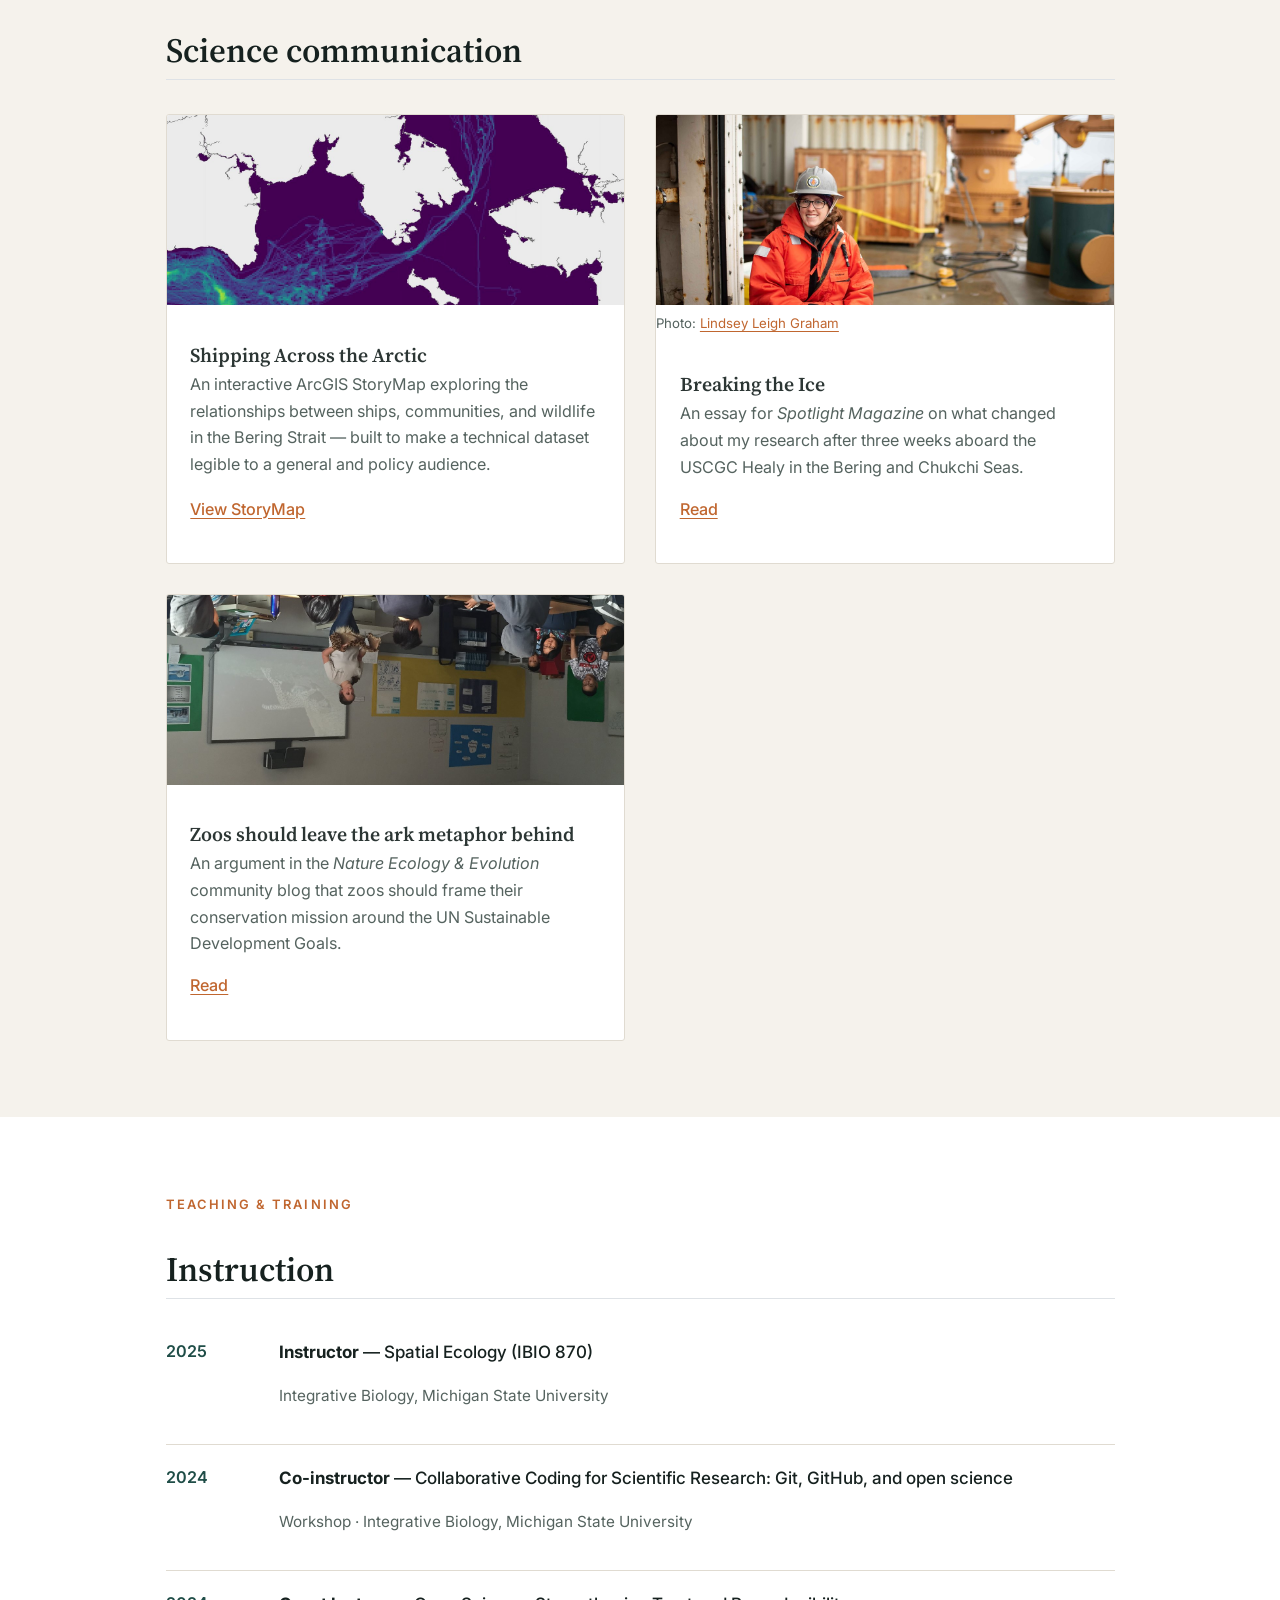
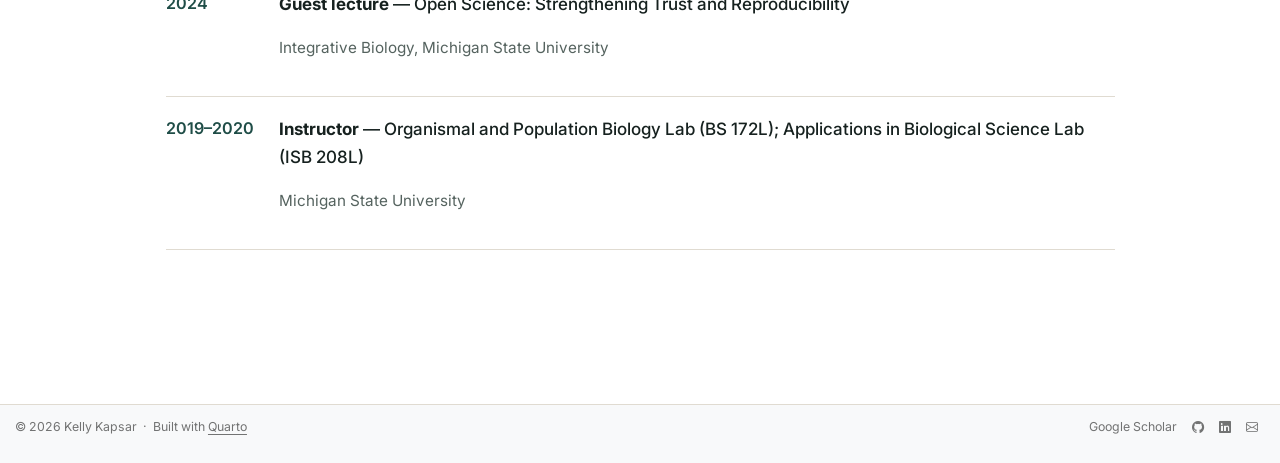
<file: talks.html>
<!DOCTYPE html>
<html xmlns="http://www.w3.org/1999/xhtml" lang="en" xml:lang="en"><head>

<meta charset="utf-8">
<meta name="generator" content="quarto-1.10.18">

<meta name="viewport" content="width=device-width, initial-scale=1.0, user-scalable=yes">


<title>Talks &amp; Outreach | Kelly Kapsar – Kelly Kapsar</title>
<style>
/* Default styles provided by pandoc.
** See https://pandoc.org/MANUAL.html#variables-for-html for config info.
*/
span.smallcaps{font-variant: small-caps;}
div.columns{display: flex; gap: 1.5em;}
div.column{flex: auto;}
@media screen {
div.columns{gap: min(4vw, 1.5em);}
div.column{overflow-x: auto;}
}
div.hanging-indent{margin-left: 1.5em; text-indent: -1.5em;}
ul.task-list{list-style: none;}
ul.task-list li input[type="checkbox"] {
  width: 0.8em;
  margin: 0 0.8em 0.2em -1em; /* quarto-specific, see https://github.com/quarto-dev/quarto-cli/issues/4556 */ 
  vertical-align: middle;
}
</style>


<script src="site_libs/quarto-nav/quarto-nav.js"></script>
<script src="site_libs/quarto-nav/headroom.min.js"></script>
<script src="site_libs/clipboard/clipboard.min.js"></script>
<script src="site_libs/quarto-search/autocomplete.umd.js"></script>
<script src="site_libs/quarto-search/fuse.min.js"></script>
<script src="site_libs/quarto-search/quarto-search.js"></script>
<meta name="quarto:offset" content="./">
<link href="./images/favicon.png" rel="icon" type="image/png">
<script src="site_libs/quarto-html/quarto.js" type="module"></script>
<script src="site_libs/quarto-html/tabsets/tabsets.js" type="module"></script>
<script src="site_libs/quarto-html/popper.min.js"></script>
<script src="site_libs/quarto-html/tippy.umd.min.js"></script>
<link href="site_libs/quarto-html/tippy.css" rel="stylesheet">
<link href="site_libs/quarto-html/quarto-syntax-highlighting-64a204ab8560d761af7679ceaba22944.css" rel="stylesheet" id="quarto-text-highlighting-styles">
<script src="site_libs/bootstrap/bootstrap.min.js"></script>
<link href="site_libs/bootstrap/bootstrap-icons.css" rel="stylesheet">
<link href="site_libs/bootstrap/bootstrap-1cb577cf39d8fe588f45f08cde91324f.min.css" rel="stylesheet" append-hash="true" id="quarto-bootstrap" data-mode="light">
<script id="quarto-search-options" type="application/json">{
  "location": "navbar",
  "copy-button": false,
  "collapse-after": 3,
  "panel-placement": "end",
  "type": "overlay",
  "limit": 50,
  "keyboard-shortcut": [
    "f",
    "/",
    "s"
  ],
  "show-item-context": false,
  "language": {
    "search-no-results-text": "No results",
    "search-matching-documents-text": "matching documents",
    "search-copy-link-title": "Copy link to search",
    "search-hide-matches-text": "Hide additional matches",
    "search-more-match-text": "more match in this document",
    "search-more-matches-text": "more matches in this document",
    "search-clear-button-title": "Clear",
    "search-text-placeholder": "",
    "search-detached-cancel-button-title": "Cancel",
    "search-submit-button-title": "Submit",
    "search-label": "Search"
  }
}</script>
<style>html{ scroll-behavior: smooth; }</style>


<meta property="og:title" content="Talks &amp; Outreach | Kelly Kapsar">
<meta property="og:image" content="https://kellykapsar.github.io/images/outreach-storymap.jpg">
<meta property="og:site_name" content="Kelly Kapsar">
<meta name="twitter:title" content="Talks &amp; Outreach | Kelly Kapsar">
<meta name="twitter:image" content="https://kellykapsar.github.io/images/outreach-storymap.jpg">
<meta name="twitter:card" content="summary_large_image">
</head>

<body class="nav-fixed quarto-light">

<div id="quarto-search-results"></div>
  <header id="quarto-header" class="headroom fixed-top">
    <nav class="navbar navbar-expand-lg " data-bs-theme="dark">
      <div class="navbar-container container-fluid">
      <div class="navbar-brand-container mx-auto">
    <a class="navbar-brand" href="./index.html">
    <span class="navbar-title">Kelly Kapsar</span>
    </a>
  </div>
            <div id="quarto-search" class="" title="Search"></div>
          <button class="navbar-toggler" type="button" data-bs-toggle="collapse" data-bs-target="#navbarCollapse" aria-controls="navbarCollapse" role="menu" aria-expanded="false" aria-label="Toggle navigation" onclick="if (window.quartoToggleHeadroom) { window.quartoToggleHeadroom(); }">
  <span class="navbar-toggler-icon"></span>
</button>
          <div class="collapse navbar-collapse" id="navbarCollapse">
            <ul class="navbar-nav navbar-nav-scroll ms-auto">
  <li class="nav-item">
    <a class="nav-link" href="./index.html"> 
<span class="menu-text">Home</span></a>
  </li>  
  <li class="nav-item">
    <a class="nav-link" href="./research.html"> 
<span class="menu-text">Research</span></a>
  </li>  
  <li class="nav-item">
    <a class="nav-link" href="./publications.html"> 
<span class="menu-text">Publications</span></a>
  </li>  
  <li class="nav-item">
    <a class="nav-link active" href="./talks.html" aria-current="page"> 
<span class="menu-text">Talks &amp; Outreach</span></a>
  </li>  
  <li class="nav-item">
    <a class="nav-link" href="./cv.html"> 
<span class="menu-text">CV</span></a>
  </li>  
  <li class="nav-item">
    <a class="nav-link" href="./contact.html"> 
<span class="menu-text">Contact</span></a>
  </li>  
</ul>
          </div> <!-- /navcollapse -->
            <div class="quarto-navbar-tools">
</div>
      </div> <!-- /container-fluid -->
    </nav>
</header>
<!-- content -->
<div id="quarto-content" class="quarto-container page-columns page-rows-contents page-layout-full page-navbar">
<!-- sidebar -->
<!-- margin-sidebar -->
    
<!-- main -->
<main class="content column-page" id="quarto-document-content">

<header id="title-block-header" class="quarto-title-block default">
<div class="quarto-title">
<h1 class="title">Talks &amp; Outreach</h1>
</div>



<div class="quarto-title-meta column-page">

    
  
    
  </div>
  


</header>


<div class="hero hero-sm" style="background-image: url('images/hero-talks.jpg');">
<section id="talks-outreach" class="level1 hero-inner">
<h1>Talks &amp; Outreach</h1>
<div class="lede">
<p>Talks to scientific societies, federal agencies, and policy forums, along with public writing, outreach, and teaching.</p>
</div>
</section>
</div>
<div class="band band-deep">
<div class="band-inner">
<div class="section-label" style="color:#e8a97a;">
<p>Audiences</p>
</div>
<section id="where-ive-presented" class="level2">
<h2 data-anchor-id="where-ive-presented">Where I’ve presented</h2>
<p><span class="tag">USFWS Oil Spill Team</span> <span class="tag">Bureau of Ocean Energy Management</span> <span class="tag">Alaska Marine Policy Forum</span> <span class="tag">Northern Latitudes Partnerships</span> <span class="tag">Arctic Vessel Traffic Working Group</span> <span class="tag">Distributed Biological Observatory</span> <span class="tag">Ecological Society of America</span> <span class="tag">American Geophysical Union</span> <span class="tag">IALE North America</span> <span class="tag">Alaska Marine Science Symposium</span> <span class="tag">Smithsonian NMAI</span> <span class="tag">Women in Nature Network</span></p>
</section>
</div>
</div>
<!-- ====================================================================== -->
<div class="band">
<div class="band-inner">
<div class="section-label">
<p>Invited &amp; conference presentations</p>
</div>
<section id="selected-talks" class="level2">
<h2 data-anchor-id="selected-talks">Selected talks</h2>
<div>
<div class="talk-item">
<div>
<div class="talk-year">
<p>2026</p>
</div>
<div class="talk-kind">
<p>Invited webinar</p>
</div>
</div>
<div>
<div class="talk-title">
<p>AI in ecological research: Approaches to and applications of open access models</p>
</div>
<div class="talk-venue">
<p>Ecological Society of America, Open Science Section Webinar Series · Virtual</p>
</div>
</div>
</div>
<div class="talk-item">
<div>
<div class="talk-year">
<p>2026</p>
</div>
<div class="talk-kind">
<p>Conference</p>
</div>
</div>
<div>
<div class="talk-title">
<p>Navigating change: Mapping vessel dynamics in the rapidly evolving Bering Strait</p>
</div>
<div class="talk-venue">
<p>Alaska Marine Science Symposium · Anchorage, AK</p>
</div>
</div>
</div>
<div class="talk-item">
<div>
<div class="talk-year">
<p>2025</p>
</div>
<div class="talk-kind">
<p>Invited seminar</p>
</div>
</div>
<div>
<div class="talk-title">
<p>Multi-scale environmental geodiversity and climate data layers for NEON analyses across scales</p>
</div>
<div class="talk-venue">
<p>University of Illinois at Chicago · Chicago, IL</p>
</div>
</div>
</div>
<div class="talk-item">
<div>
<div class="talk-year">
<p>2025</p>
</div>
<div class="talk-kind">
<p>Conference</p>
</div>
</div>
<div>
<div class="talk-title">
<p>Multi-scale environmental geodiversity and climate data layers for NEON analyses across scales</p>
</div>
<div class="talk-venue">
<p>Ecological Society of America · Baltimore, MD</p>
</div>
</div>
</div>
<div class="talk-item">
<div>
<div class="talk-year">
<p>2025</p>
</div>
<div class="talk-kind">
<p>Conference</p>
</div>
</div>
<div>
<div class="talk-title">
<p>Navigating change: Mapping metacoupled vessel dynamics in the rapidly evolving Bering Strait</p>
</div>
<div class="talk-venue">
<p>International Association for Landscape Ecology, N. America Chapter · Raleigh, NC</p>
</div>
</div>
</div>
<div class="talk-item">
<div>
<div class="talk-year">
<p>2024</p>
</div>
<div class="talk-kind">
<p>Conference</p>
</div>
</div>
<div>
<div class="talk-title">
<p>Quantifying risk of vessel encounters with sea ducks in the North Pacific: A multi-scale seasonal analysis of Alaskan oceans</p>
</div>
<div class="talk-venue">
<p>International Sea Duck Conference · Virtual</p>
</div>
</div>
</div>
<div class="talk-item">
<div>
<div class="talk-year">
<p>2024</p>
</div>
<div class="talk-kind">
<p>Poster</p>
</div>
</div>
<div>
<div class="talk-title">
<p>Recent patterns of vessel risk to seabirds: A multi-scale seasonal analysis · and · Data and workflows for macrosystems biodiversity</p>
</div>
<div class="talk-venue">
<p>IALE North America (Oklahoma City, OK) · NSF Macrosystems Biology Meeting (Virtual)</p>
</div>
</div>
</div>
<div class="talk-item">
<div>
<div class="talk-year">
<p>2023</p>
</div>
<div class="talk-kind">
<p>Conference</p>
</div>
</div>
<div>
<div class="talk-title">
<p>Seabird-vessel traffic risk analysis for Alaska’s oceans</p>
</div>
<div class="talk-venue">
<p>Alaska Marine Science Symposium · Anchorage, AK</p>
</div>
</div>
</div>
<div class="talk-item">
<div>
<div class="talk-year">
<p>2022</p>
</div>
<div class="talk-kind">
<p>Agency &amp; policy briefings</p>
</div>
</div>
<div>
<div class="talk-title">
<p>A new, publicly available marine vessel traffic dataset for the North Pacific and southern Arctic Oceans, 2015–2020</p>
</div>
<div class="talk-venue">
<p>USFWS Oil Spill Team · Alaska Marine Policy Forum · Northern Latitudes Partnerships–USFWS · Alaska Marine Science Symposium</p>
</div>
</div>
</div>
<div class="talk-item">
<div>
<div class="talk-year">
<p>2022</p>
</div>
<div class="talk-kind">
<p>Conference</p>
</div>
</div>
<div>
<div class="talk-title">
<p>The metacoupled Arctic: Human–nature interactions across local to global scales as drivers of sustainability</p>
</div>
<div class="talk-venue">
<p>American Geophysical Union · Chicago, IL</p>
</div>
</div>
</div>
<div class="talk-item">
<div>
<div class="talk-year">
<p>2020</p>
</div>
<div class="talk-kind">
<p>Working meeting</p>
</div>
</div>
<div>
<div class="talk-title">
<p>Linking coupled human and natural systems approaches with the Distributed Biological Observatory</p>
</div>
<div class="talk-venue">
<p>5th DBO Data Meeting · Seattle, WA</p>
</div>
</div>
</div>
<div class="talk-item">
<div>
<div class="talk-year">
<p>2018</p>
</div>
<div class="talk-kind">
<p>Symposium organizer</p>
</div>
</div>
<div>
<div class="talk-title">
<p>Telecoupling symposium organizer; Quantifying the spatio-temporal distribution of marine vessel traffic in the Bering Strait</p>
</div>
<div class="talk-venue">
<p>US Chapter, International Association for Landscape Ecology · Chicago, IL</p>
</div>
</div>
</div>
<div class="talk-item">
<div>
<div class="talk-year">
<p>2017</p>
</div>
<div class="talk-kind">
<p>Public lecture</p>
</div>
</div>
<div>
<div class="talk-title">
<p><a href="https://www.youtube.com/watch?v=YrOVJQPDNEQ">Zebras in the Arctic: Branching out from the McDonnell Polar Bear Point Project</a></p>
</div>
<div class="talk-venue">
<p>Smithsonian National Museum of the American Indian · Washington, D.C. · <em>Recording available</em></p>
</div>
</div>
</div>
</div>
<div style="margin-top:2rem; font-size:0.92rem; color:#55635f;">
<p><em>Full presentation history — including 2021 and earlier — is in the <a href="./cv.html">CV</a>.</em></p>
</div>
</section>
</div>
</div>
<!-- ====================================================================== -->
<div class="band band-sand">
<div class="band-inner">
<div class="section-label">
<p>Public writing &amp; products</p>
</div>
<section id="science-communication" class="level2">
<h2 data-anchor-id="science-communication">Science communication</h2>
<div class="project-grid">
<div class="project-card">
<p><img src="images/outreach-storymap.jpg" class="img-fluid"></p>
<section id="shipping-across-the-arctic" class="level3 pc-body">
<h3 data-anchor-id="shipping-across-the-arctic">Shipping Across the Arctic</h3>
<p>An interactive ArcGIS StoryMap exploring the relationships between ships, communities, and wildlife in the Bering Strait — built to make a technical dataset legible to a general and policy audience.</p>
<div class="pc-links">
<p><a href="https://storymaps.arcgis.com/stories/8b3d286071cf4df2a443c0ccfbecda60">View StoryMap</a></p>
</div>
</section>
</div>
<div class="project-card">
<div class="quarto-figure quarto-figure-center">
<figure class="figure">
<p><img src="images/outreach-cruise.jpg" class="img-fluid figure-img"></p>
<figcaption>Photo: <a href="https://www.instagram.com/lindseyleighweddings">Lindsey Leigh Graham</a></figcaption>
</figure>
</div>
<section id="breaking-the-ice" class="level3 pc-body">
<h3 data-anchor-id="breaking-the-ice">Breaking the Ice</h3>
<p>An essay for <em>Spotlight Magazine</em> on what changed about my research after three weeks aboard the USCGC Healy in the Bering and Chukchi Seas.</p>
<div class="pc-links">
<p><a href="https://spotlight-msu.medium.com/breaking-the-ice-connecting-data-and-reality-on-an-arctic-research-cruise-a8f8028ff7f4">Read</a></p>
</div>
</section>
</div>
<div class="project-card">
<p><img src="images/outreach-zoo.jpg" class="img-fluid"></p>
<section id="zoos-should-leave-the-ark-metaphor-behind" class="level3 pc-body">
<h3 data-anchor-id="zoos-should-leave-the-ark-metaphor-behind">Zoos should leave the ark metaphor behind</h3>
<p>An argument in the <em>Nature Ecology &amp; Evolution</em> community blog that zoos should frame their conservation mission around the UN Sustainable Development Goals.</p>
<div class="pc-links">
<p><a href="https://natureecoevocommunity.nature.com/users/178448-kelly-kapsar">Read</a></p>
</div>
</section>
</div>
</div>
</section>
</div>
</div>
<!-- ====================================================================== -->
<div class="band">
<div class="band-inner">
<div class="section-label">
<p>Teaching &amp; training</p>
</div>
<section id="instruction" class="level2">
<h2 data-anchor-id="instruction">Instruction</h2>
<div class="talk-item">
<div>
<div class="talk-year">
<p>2025</p>
</div>
</div>
<div>
<div class="talk-title">
<p><strong>Instructor</strong> — Spatial Ecology (IBIO 870)</p>
</div>
<div class="talk-venue">
<p>Integrative Biology, Michigan State University</p>
</div>
</div>
</div>
<div class="talk-item">
<div>
<div class="talk-year">
<p>2024</p>
</div>
</div>
<div>
<div class="talk-title">
<p><strong>Co-instructor</strong> — Collaborative Coding for Scientific Research: Git, GitHub, and open science</p>
</div>
<div class="talk-venue">
<p>Workshop · Integrative Biology, Michigan State University</p>
</div>
</div>
</div>
<div class="talk-item">
<div>
<div class="talk-year">
<p>2024</p>
</div>
</div>
<div>
<div class="talk-title">
<p><strong>Guest lecture</strong> — Open Science: Strengthening Trust and Reproducibility</p>
</div>
<div class="talk-venue">
<p>Integrative Biology, Michigan State University</p>
</div>
</div>
</div>
<div class="talk-item">
<div>
<div class="talk-year">
<p>2019–2020</p>
</div>
</div>
<div>
<div class="talk-title">
<p><strong>Instructor</strong> — Organismal and Population Biology Lab (BS 172L); Applications in Biological Science Lab (ISB 208L)</p>
</div>
<div class="talk-venue">
<p>Michigan State University</p>
</div>
</div>
</div>
</section>
</div>
</div>



</main> <!-- /main -->
<script id="quarto-html-after-body" type="application/javascript">
  window.document.addEventListener("DOMContentLoaded", function (event) {
    const isCodeAnnotation = (el) => {
      for (const clz of el.classList) {
        if (clz.startsWith('code-annotation-')) {                     
          return true;
        }
      }
      return false;
    }
    const onCopySuccess = function(e) {
      // button target
      const button = e.trigger;
      // don't keep focus
      button.blur();
      // flash "checked"
      button.classList.add('code-copy-button-checked');
      var currentTitle = button.getAttribute("title");
      button.setAttribute("title", "Copied!");
      let tooltip;
      if (window.bootstrap) {
        button.setAttribute("data-bs-toggle", "tooltip");
        button.setAttribute("data-bs-placement", "left");
        button.setAttribute("data-bs-title", "Copied!");
        tooltip = new bootstrap.Tooltip(button, 
          { trigger: "manual", 
            customClass: "code-copy-button-tooltip",
            offset: [0, -8]});
        tooltip.show();    
      }
      setTimeout(function() {
        if (tooltip) {
          tooltip.hide();
          button.removeAttribute("data-bs-title");
          button.removeAttribute("data-bs-toggle");
          button.removeAttribute("data-bs-placement");
        }
        button.setAttribute("title", currentTitle);
        button.classList.remove('code-copy-button-checked');
      }, 1000);
      // clear code selection
      e.clearSelection();
    }
    const getTextToCopy = function(trigger) {
      const outerScaffold = trigger.parentElement.cloneNode(true);
      const codeEl = outerScaffold.querySelector('code');
      for (const childEl of codeEl.children) {
        if (isCodeAnnotation(childEl)) {
          childEl.remove();
        }
      }
      return codeEl.innerText;
    }
    const clipboard = new window.ClipboardJS('.code-copy-button:not([data-in-quarto-modal])', {
      text: getTextToCopy
    });
    clipboard.on('success', onCopySuccess);
    if (window.document.getElementById('quarto-embedded-source-code-modal')) {
      const clipboardModal = new window.ClipboardJS('.code-copy-button[data-in-quarto-modal]', {
        text: getTextToCopy,
        container: window.document.getElementById('quarto-embedded-source-code-modal')
      });
      clipboardModal.on('success', onCopySuccess);
    }
      var localhostRegex = new RegExp(/^(?:http|https):\/\/localhost\:?[0-9]*\//);
      var mailtoRegex = new RegExp(/^mailto:/);
        var filterRegex = new RegExp("https:\/\/kellykapsar\.github\.io");
      var isInternal = (href) => {
          return filterRegex.test(href) || localhostRegex.test(href) || mailtoRegex.test(href);
      }
      // Inspect non-navigation links and adorn them if external
     var links = window.document.querySelectorAll('a[href]:not(.nav-link):not(.navbar-brand):not(.toc-action):not(.sidebar-link):not(.sidebar-item-toggle):not(.pagination-link):not(.no-external):not([aria-hidden]):not(.dropdown-item):not(.quarto-navigation-tool):not(.about-link)');
      for (var i=0; i<links.length; i++) {
        const link = links[i];
        if (!isInternal(link.href)) {
          // undo the damage that might have been done by quarto-nav.js in the case of
          // links that we want to consider external
          if (link.dataset.originalHref !== undefined) {
            link.href = link.dataset.originalHref;
          }
            // target, if specified
            link.setAttribute("target", "_blank");
            if (link.getAttribute("rel") === null) {
              link.setAttribute("rel", "noopener");
            }
        }
      }
    function tippyHover(el, contentFn, onTriggerFn, onUntriggerFn) {
      const config = {
        allowHTML: true,
        maxWidth: 500,
        delay: 100,
        arrow: false,
        appendTo: function(el) {
            return el.parentElement;
        },
        interactive: true,
        interactiveBorder: 10,
        theme: 'quarto',
        placement: 'bottom-start',
      };
      if (contentFn) {
        config.content = contentFn;
      }
      if (onTriggerFn) {
        config.onTrigger = onTriggerFn;
      }
      if (onUntriggerFn) {
        config.onUntrigger = onUntriggerFn;
      }
      window.tippy(el, config); 
    }
    const noterefs = window.document.querySelectorAll('a[role="doc-noteref"]');
    for (var i=0; i<noterefs.length; i++) {
      const ref = noterefs[i];
      tippyHover(ref, function() {
        // use id or data attribute instead here
        let href = ref.getAttribute('data-footnote-href') || ref.getAttribute('href');
        try { href = new URL(href).hash; } catch {}
        const id = href.replace(/^#\/?/, "");
        const note = window.document.getElementById(id);
        if (note) {
          return note.innerHTML;
        } else {
          return "";
        }
      });
    }
    const xrefs = window.document.querySelectorAll('a.quarto-xref');
    const processXRef = (id, note) => {
      // Strip column container classes
      const stripColumnClz = (el) => {
        el.classList.remove("page-full", "page-columns");
        if (el.children) {
          for (const child of el.children) {
            stripColumnClz(child);
          }
        }
      }
      stripColumnClz(note)
      if (id === null || id.startsWith('sec-')) {
        // Special case sections, only their first couple elements
        const container = document.createElement("div");
        if (note.children && note.children.length > 2) {
          container.appendChild(note.children[0].cloneNode(true));
          for (let i = 1; i < note.children.length; i++) {
            const child = note.children[i];
            if (child.tagName === "P" && child.innerText === "") {
              continue;
            } else {
              container.appendChild(child.cloneNode(true));
              break;
            }
          }
          if (window.Quarto?.typesetMath) {
            window.Quarto.typesetMath(container);
          }
          return container.innerHTML
        } else {
          if (window.Quarto?.typesetMath) {
            window.Quarto.typesetMath(note);
          }
          return note.innerHTML;
        }
      } else {
        // Remove any anchor links if they are present
        const anchorLink = note.querySelector('a.anchorjs-link');
        if (anchorLink) {
          anchorLink.remove();
        }
        if (window.Quarto?.typesetMath) {
          window.Quarto.typesetMath(note);
        }
        if (note.classList.contains("callout")) {
          return note.outerHTML;
        } else {
          return note.innerHTML;
        }
      }
    }
    for (var i=0; i<xrefs.length; i++) {
      const xref = xrefs[i];
      tippyHover(xref, undefined, function(instance) {
        instance.disable();
        let url = xref.getAttribute('href');
        let hash = undefined; 
        if (url.startsWith('#')) {
          hash = url;
        } else {
          try { hash = new URL(url).hash; } catch {}
        }
        if (hash) {
          const id = hash.replace(/^#\/?/, "");
          const note = window.document.getElementById(id);
          if (note !== null) {
            try {
              const html = processXRef(id, note.cloneNode(true));
              instance.setContent(html);
            } finally {
              instance.enable();
              instance.show();
            }
          } else {
            // See if we can fetch this
            fetch(url.split('#')[0])
            .then(res => res.text())
            .then(html => {
              const parser = new DOMParser();
              const htmlDoc = parser.parseFromString(html, "text/html");
              const note = htmlDoc.getElementById(id);
              if (note !== null) {
                const html = processXRef(id, note);
                instance.setContent(html);
              } 
            }).finally(() => {
              instance.enable();
              instance.show();
            });
          }
        } else {
          // See if we can fetch a full url (with no hash to target)
          // This is a special case and we should probably do some content thinning / targeting
          fetch(url)
          .then(res => res.text())
          .then(html => {
            const parser = new DOMParser();
            const htmlDoc = parser.parseFromString(html, "text/html");
            const note = htmlDoc.querySelector('main.content');
            if (note !== null) {
              // This should only happen for chapter cross references
              // (since there is no id in the URL)
              // remove the first header
              if (note.children.length > 0 && note.children[0].tagName === "HEADER") {
                note.children[0].remove();
              }
              const html = processXRef(null, note);
              instance.setContent(html);
            } 
          }).finally(() => {
            instance.enable();
            instance.show();
          });
        }
      }, function(instance) {
      });
    }
        let selectedAnnoteEl;
        const selectorForAnnotation = ( cell, annotation) => {
          let cellAttr = 'data-code-cell="' + cell + '"';
          let lineAttr = 'data-code-annotation="' +  annotation + '"';
          const selector = 'span[' + cellAttr + '][' + lineAttr + ']';
          return selector;
        }
        const selectCodeLines = (annoteEl) => {
          const doc = window.document;
          const targetCell = annoteEl.getAttribute("data-target-cell");
          const targetAnnotation = annoteEl.getAttribute("data-target-annotation");
          const annoteSpan = window.document.querySelector(selectorForAnnotation(targetCell, targetAnnotation));
          const lines = annoteSpan.getAttribute("data-code-lines").split(",");
          const lineIds = lines.map((line) => {
            return targetCell + "-" + line;
          })
          let top = null;
          let height = null;
          let parent = null;
          if (lineIds.length > 0) {
              //compute the position of the single el (top and bottom and make a div)
              const el = window.document.getElementById(lineIds[0]);
              top = el.offsetTop;
              height = el.offsetHeight;
              parent = el.parentElement.parentElement;
            if (lineIds.length > 1) {
              const lastEl = window.document.getElementById(lineIds[lineIds.length - 1]);
              const bottom = lastEl.offsetTop + lastEl.offsetHeight;
              height = bottom - top;
            }
            if (top !== null && height !== null && parent !== null) {
              // cook up a div (if necessary) and position it 
              let div = window.document.getElementById("code-annotation-line-highlight");
              if (div === null) {
                div = window.document.createElement("div");
                div.setAttribute("id", "code-annotation-line-highlight");
                div.style.position = 'absolute';
                parent.appendChild(div);
              }
              div.style.top = top - 2 + "px";
              div.style.height = height + 4 + "px";
              div.style.left = 0;
              let gutterDiv = window.document.getElementById("code-annotation-line-highlight-gutter");
              if (gutterDiv === null) {
                gutterDiv = window.document.createElement("div");
                gutterDiv.setAttribute("id", "code-annotation-line-highlight-gutter");
                gutterDiv.style.position = 'absolute';
                const codeCell = window.document.getElementById(targetCell);
                const gutter = codeCell.querySelector('.code-annotation-gutter');
                gutter.appendChild(gutterDiv);
              }
              gutterDiv.style.top = top - 2 + "px";
              gutterDiv.style.height = height + 4 + "px";
            }
            selectedAnnoteEl = annoteEl;
          }
        };
        const unselectCodeLines = () => {
          const elementsIds = ["code-annotation-line-highlight", "code-annotation-line-highlight-gutter"];
          elementsIds.forEach((elId) => {
            const div = window.document.getElementById(elId);
            if (div) {
              div.remove();
            }
          });
          selectedAnnoteEl = undefined;
        };
          // Handle positioning of the toggle
      window.addEventListener(
        "resize",
        throttle(() => {
          elRect = undefined;
          if (selectedAnnoteEl) {
            selectCodeLines(selectedAnnoteEl);
          }
        }, 10)
      );
      function throttle(fn, ms) {
      let throttle = false;
      let timer;
        return (...args) => {
          if(!throttle) { // first call gets through
              fn.apply(this, args);
              throttle = true;
          } else { // all the others get throttled
              if(timer) clearTimeout(timer); // cancel #2
              timer = setTimeout(() => {
                fn.apply(this, args);
                timer = throttle = false;
              }, ms);
          }
        };
      }
        // Attach click handler to the DT
        const annoteDls = window.document.querySelectorAll('dt[data-target-cell]');
        for (const annoteDlNode of annoteDls) {
          annoteDlNode.addEventListener('click', (event) => {
            const clickedEl = event.target;
            if (clickedEl !== selectedAnnoteEl) {
              unselectCodeLines();
              const activeEl = window.document.querySelector('dt[data-target-cell].code-annotation-active');
              if (activeEl) {
                activeEl.classList.remove('code-annotation-active');
              }
              selectCodeLines(clickedEl);
              clickedEl.classList.add('code-annotation-active');
            } else {
              // Unselect the line
              unselectCodeLines();
              clickedEl.classList.remove('code-annotation-active');
            }
          });
        }
    const findCites = (el) => {
      const parentEl = el.parentElement;
      if (parentEl) {
        const cites = parentEl.dataset.cites;
        if (cites) {
          return {
            el,
            cites: cites.split(' ')
          };
        } else {
          return findCites(el.parentElement)
        }
      } else {
        return undefined;
      }
    };
    var bibliorefs = window.document.querySelectorAll('a[role="doc-biblioref"]');
    for (var i=0; i<bibliorefs.length; i++) {
      const ref = bibliorefs[i];
      const citeInfo = findCites(ref);
      if (citeInfo) {
        tippyHover(citeInfo.el, function() {
          var popup = window.document.createElement('div');
          citeInfo.cites.forEach(function(cite) {
            var citeDiv = window.document.createElement('div');
            citeDiv.classList.add('hanging-indent');
            citeDiv.classList.add('csl-entry');
            var biblioDiv = window.document.getElementById('ref-' + cite);
            if (biblioDiv) {
              citeDiv.innerHTML = biblioDiv.innerHTML;
            }
            popup.appendChild(citeDiv);
          });
          return popup.innerHTML;
        });
      }
    }
  });
  </script>
</div> <!-- /content -->
<footer class="footer">
  <div class="nav-footer">
    <div class="nav-footer-left">
<p>© 2026 Kelly Kapsar &nbsp;·&nbsp; Built with <a href="https://quarto.org">Quarto</a></p>
</div>   
    <div class="nav-footer-center">
      &nbsp;
    </div>
    <div class="nav-footer-right">
      <ul class="footer-items list-unstyled">
    <li class="nav-item">
    <a class="nav-link" href="https://scholar.google.com/citations?user=atrvd1AAAAAJ&amp;hl=en">
<p>Google Scholar</p>
</a>
  </li>  
    <li class="nav-item compact">
    <a class="nav-link" href="https://github.com/kellykapsar">
      <i class="bi bi-github" role="img" aria-label="GitHub">
</i> 
    </a>
  </li>  
    <li class="nav-item compact">
    <a class="nav-link" href="https://www.linkedin.com/in/kelly-kapsar-a1a2598b/">
      <i class="bi bi-linkedin" role="img" aria-label="LinkedIn">
</i> 
    </a>
  </li>  
    <li class="nav-item compact">
    <a class="nav-link" href="mailto:kelly.kapsar@gmail.com">
      <i class="bi bi-envelope" role="img" aria-label="Email">
</i> 
    </a>
  </li>  
</ul>
    </div>
  </div>
</footer>




<script src="site_libs/quarto-html/zenscroll-min.js"></script>
</body></html>
</file>
<file: site_libs/quarto-html/tippy.css>
.tippy-box[data-animation=fade][data-state=hidden]{opacity:0}[data-tippy-root]{max-width:calc(100vw - 10px)}.tippy-box{position:relative;background-color:#333;color:#fff;border-radius:4px;font-size:14px;line-height:1.4;white-space:normal;outline:0;transition-property:transform,visibility,opacity}.tippy-box[data-placement^=top]>.tippy-arrow{bottom:0}.tippy-box[data-placement^=top]>.tippy-arrow:before{bottom:-7px;left:0;border-width:8px 8px 0;border-top-color:initial;transform-origin:center top}.tippy-box[data-placement^=bottom]>.tippy-arrow{top:0}.tippy-box[data-placement^=bottom]>.tippy-arrow:before{top:-7px;left:0;border-width:0 8px 8px;border-bottom-color:initial;transform-origin:center bottom}.tippy-box[data-placement^=left]>.tippy-arrow{right:0}.tippy-box[data-placement^=left]>.tippy-arrow:before{border-width:8px 0 8px 8px;border-left-color:initial;right:-7px;transform-origin:center left}.tippy-box[data-placement^=right]>.tippy-arrow{left:0}.tippy-box[data-placement^=right]>.tippy-arrow:before{left:-7px;border-width:8px 8px 8px 0;border-right-color:initial;transform-origin:center right}.tippy-box[data-inertia][data-state=visible]{transition-timing-function:cubic-bezier(.54,1.5,.38,1.11)}.tippy-arrow{width:16px;height:16px;color:#333}.tippy-arrow:before{content:"";position:absolute;border-color:transparent;border-style:solid}.tippy-content{position:relative;padding:5px 9px;z-index:1}
</file>
<file: site_libs/quarto-html/quarto-syntax-highlighting-64a204ab8560d761af7679ceaba22944.css>
/* quarto syntax highlight colors */
:root {
  --quarto-hl-ot-color: #003B4F;
  --quarto-hl-at-color: #657422;
  --quarto-hl-ss-color: #20794D;
  --quarto-hl-an-color: #5E5E5E;
  --quarto-hl-fu-color: #4758AB;
  --quarto-hl-st-color: #20794D;
  --quarto-hl-cf-color: #003B4F;
  --quarto-hl-op-color: #5E5E5E;
  --quarto-hl-er-color: #AD0000;
  --quarto-hl-bn-color: #AD0000;
  --quarto-hl-al-color: #AD0000;
  --quarto-hl-va-color: #111111;
  --quarto-hl-bu-color: inherit;
  --quarto-hl-ex-color: inherit;
  --quarto-hl-pp-color: #AD0000;
  --quarto-hl-in-color: #5E5E5E;
  --quarto-hl-vs-color: #20794D;
  --quarto-hl-wa-color: #5E5E5E;
  --quarto-hl-do-color: #5E5E5E;
  --quarto-hl-im-color: #00769E;
  --quarto-hl-ch-color: #20794D;
  --quarto-hl-dt-color: #AD0000;
  --quarto-hl-fl-color: #AD0000;
  --quarto-hl-co-color: #5E5E5E;
  --quarto-hl-cv-color: #5E5E5E;
  --quarto-hl-cn-color: #8f5902;
  --quarto-hl-sc-color: #5E5E5E;
  --quarto-hl-dv-color: #AD0000;
  --quarto-hl-kw-color: #003B4F;
}

/* other quarto variables */
:root {
  --quarto-font-monospace: SFMono-Regular, Menlo, Monaco, Consolas, "Liberation Mono", "Courier New", monospace;
}

/* syntax highlight based on Pandoc's rules */
pre > code.sourceCode > span {
  color: #003B4F;
}

code.sourceCode > span {
  color: #003B4F;
}

div.sourceCode,
div.sourceCode pre.sourceCode {
  color: #003B4F;
}

/* Normal */
code span {
  color: #003B4F;
}

/* Alert */
code span.al {
  color: #AD0000;
  font-style: inherit;
}

/* Annotation */
code span.an {
  color: #5E5E5E;
  font-style: inherit;
}

/* Attribute */
code span.at {
  color: #657422;
  font-style: inherit;
}

/* BaseN */
code span.bn {
  color: #AD0000;
  font-style: inherit;
}

/* BuiltIn */
code span.bu {
  font-style: inherit;
}

/* ControlFlow */
code span.cf {
  color: #003B4F;
  font-weight: bold;
  font-style: inherit;
}

/* Char */
code span.ch {
  color: #20794D;
  font-style: inherit;
}

/* Constant */
code span.cn {
  color: #8f5902;
  font-style: inherit;
}

/* Comment */
code span.co {
  color: #5E5E5E;
  font-style: inherit;
}

/* CommentVar */
code span.cv {
  color: #5E5E5E;
  font-style: italic;
}

/* Documentation */
code span.do {
  color: #5E5E5E;
  font-style: italic;
}

/* DataType */
code span.dt {
  color: #AD0000;
  font-style: inherit;
}

/* DecVal */
code span.dv {
  color: #AD0000;
  font-style: inherit;
}

/* Error */
code span.er {
  color: #AD0000;
  font-style: inherit;
}

/* Extension */
code span.ex {
  font-style: inherit;
}

/* Float */
code span.fl {
  color: #AD0000;
  font-style: inherit;
}

/* Function */
code span.fu {
  color: #4758AB;
  font-style: inherit;
}

/* Import */
code span.im {
  color: #00769E;
  font-style: inherit;
}

/* Information */
code span.in {
  color: #5E5E5E;
  font-style: inherit;
}

/* Keyword */
code span.kw {
  color: #003B4F;
  font-weight: bold;
  font-style: inherit;
}

/* Operator */
code span.op {
  color: #5E5E5E;
  font-style: inherit;
}

/* Other */
code span.ot {
  color: #003B4F;
  font-style: inherit;
}

/* Preprocessor */
code span.pp {
  color: #AD0000;
  font-style: inherit;
}

/* SpecialChar */
code span.sc {
  color: #5E5E5E;
  font-style: inherit;
}

/* SpecialString */
code span.ss {
  color: #20794D;
  font-style: inherit;
}

/* String */
code span.st {
  color: #20794D;
  font-style: inherit;
}

/* Variable */
code span.va {
  color: #111111;
  font-style: inherit;
}

/* VerbatimString */
code span.vs {
  color: #20794D;
  font-style: inherit;
}

/* Warning */
code span.wa {
  color: #5E5E5E;
  font-style: italic;
}

.prevent-inlining {
  content: "</";
}

/*# sourceMappingURL=9d8d5bb603a83b8298b89080a598c93b.css.map */
</file>
